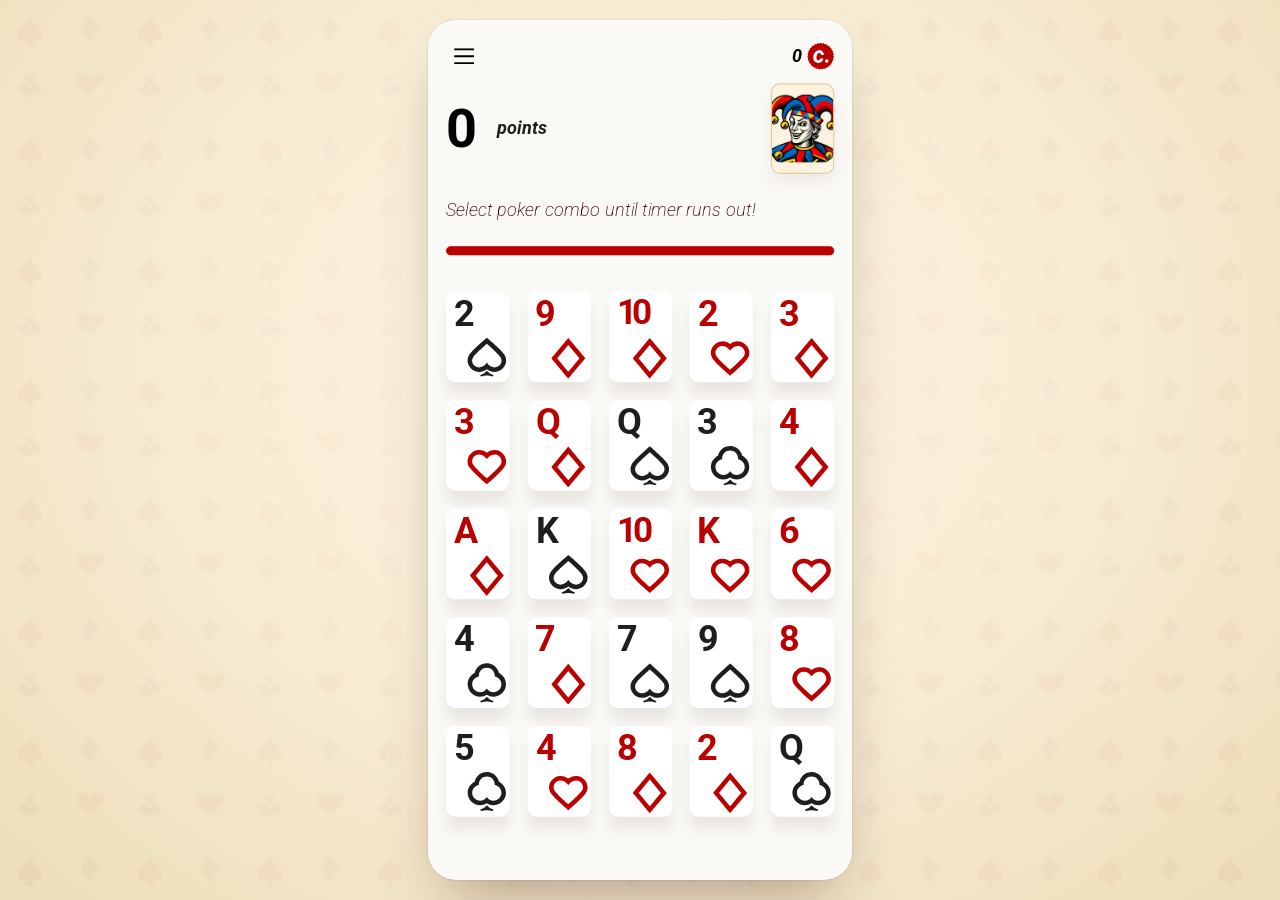
<file: index.html>
<!DOCTYPE html>
<html lang="en">
  <head>
    <meta charset="UTF-8" />
    <meta name="viewport" content="width=device-width, initial-scale=1.0, maximum-scale=1.0, user-scalable=no, viewport-fit=cover" />
    <meta name="theme-color" content="#fbf9f6" />
    <title>Match3Poker</title>
    <script type="module" crossorigin src="./assets/index-DdVfOGHx.js"></script>
    <link rel="stylesheet" crossorigin href="./assets/index-BN_cRdfX.css">
    <link rel="manifest" href="./manifest.webmanifest">
    <link rel="icon" type="image/png" sizes="32x32" href="./favicon-32.png">
    <link rel="icon" type="image/png" sizes="48x48" href="./favicon-48.png">
    <link rel="apple-touch-icon" href="./icons/apple-touch-icon.png">
    <meta name="description" content="Match3Poker — poker match-3: build poker hands from adjacent cards before the timer runs out.">
    <meta name="mobile-web-app-capable" content="yes">
    <meta name="apple-mobile-web-app-capable" content="yes">
    <meta name="apple-mobile-web-app-status-bar-style" content="default">
    <meta name="apple-mobile-web-app-title" content="Match3Poker">
  </head>
  <body>
    <div id="root"></div>
  </body>
</html>
</file>
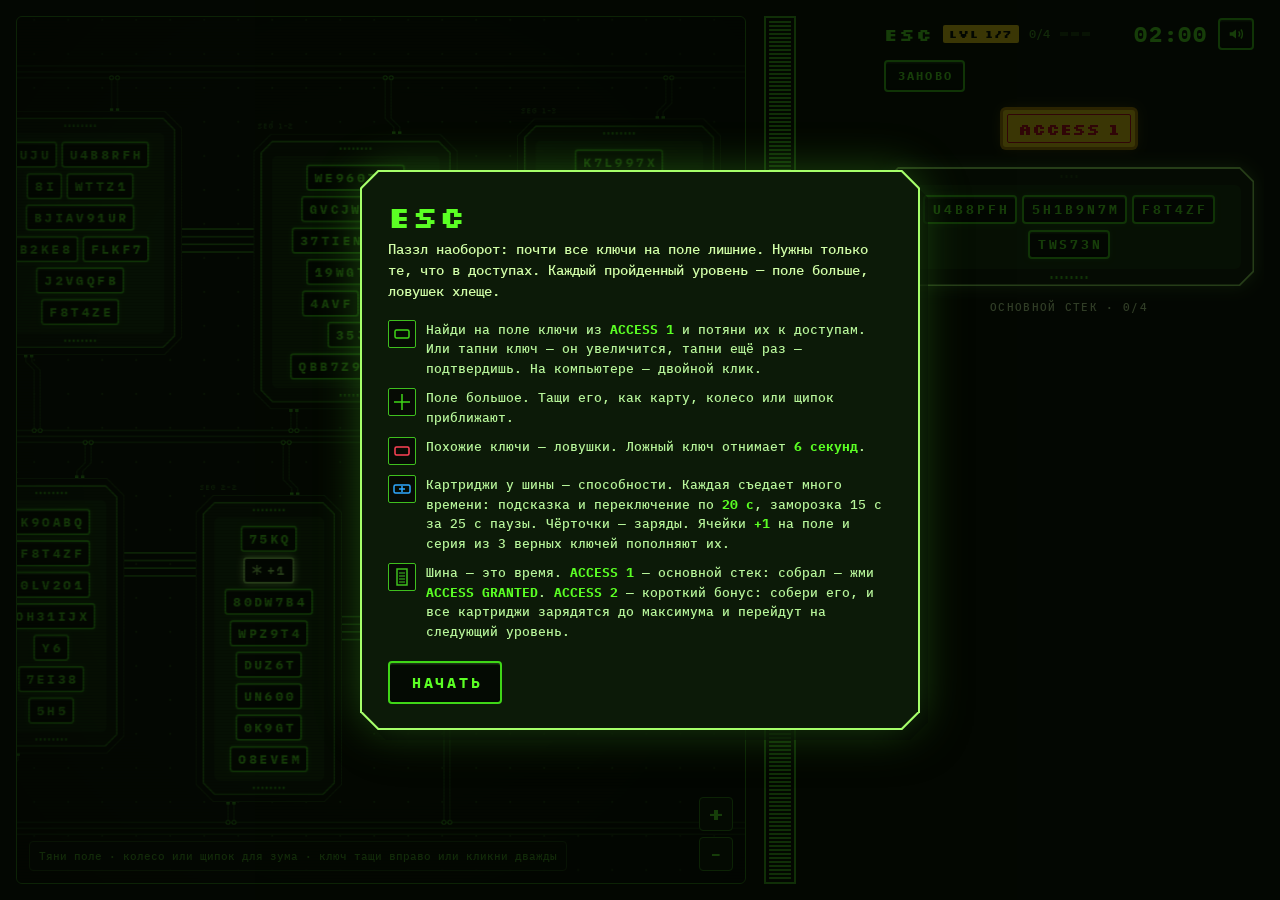
<file: esc/index.html>
<!doctype html>
<html lang="ru">
<head>
<meta charset="utf-8">
<meta name="viewport" content="width=device-width, initial-scale=1, maximum-scale=1, user-scalable=no, viewport-fit=cover">
<meta name="theme-color" content="#060b04">
<meta name="description" content="ESC Keyhunt — паззл наоборот: найди нужные ключи среди сотен лишних, пока шина не опустела.">
<title>ESC Keyhunt</title>
<link rel="icon" href="data:image/svg+xml,%3Csvg xmlns='http://www.w3.org/2000/svg' viewBox='0 0 32 32'%3E%3Crect width='32' height='32' rx='4' fill='%23060b04'/%3E%3Crect x='5' y='10' width='22' height='12' rx='2' fill='none' stroke='%233fd617' stroke-width='2.5'/%3E%3Crect x='9' y='14' width='4' height='4' fill='%235bff24'/%3E%3Crect x='15' y='14' width='8' height='4' fill='%235bff24'/%3E%3C/svg%3E">
<link rel="preconnect" href="https://fonts.googleapis.com">
<link rel="preconnect" href="https://fonts.gstatic.com" crossorigin>
<link rel="stylesheet" href="https://fonts.googleapis.com/css2?family=IBM+Plex+Mono:wght@500;700&family=Silkscreen:wght@400;700&display=swap">
<style>
/* Layout: pannable key field | data-bus timer + ability cartridges | access entities to fill. Single dark CRT look by design. */
:root{
  --board:#060b04; --module:#0c1a08; --module-inner:#13300c;
  --line:#2f8a16; --trace:#1a3f0e; --trace-hot:#3fbf1e;
  --key-fill:#040a03; --key-stroke:#3fd617; --key-text:#5bff24;
  --dim-fill:#1d4c10; --dim-stroke:#2a6a16; --dim-text:#47a824;
  --act-fill:#0a2205; --act-stroke:#a6ff6a; --act-text:#d2ffa8;
  --yellow:#ffe014; --yellow-deep:#b88a00; --red:#d4001c; --red-hot:#ff4256; --blue:#2fa8ff;
  --burn-fill:#170705; --burn-stroke:#6e1d14; --burn-text:#b5503f;
  --shade:rgba(3,7,2,.78);
  --font-key:"IBM Plex Mono", ui-monospace, Menlo, Consolas, monospace;
  --font-px:"Silkscreen", "IBM Plex Mono", ui-monospace, monospace;
  color-scheme:dark;
}
html{height:100%;box-sizing:border-box}
*,*::before,*::after{box-sizing:inherit}
body{height:100%;margin:0;background:var(--board);color:var(--key-text);font-family:var(--font-key);overflow:hidden;-webkit-font-smoothing:antialiased;
  touch-action:manipulation;-webkit-tap-highlight-color:transparent;-webkit-touch-callout:none}  /* no browser double-tap zoom: taps belong to the game */
button{font:inherit;color:inherit}
[hidden]{display:none!important}
:focus-visible{outline:2px solid var(--yellow);outline-offset:2px}

.oct{clip-path:polygon(var(--c) 0,calc(100% - var(--c)) 0,100% var(--c),100% calc(100% - var(--c)),calc(100% - var(--c)) 100%,var(--c) 100%,0 calc(100% - var(--c)),0 var(--c))}

#app{height:100%;display:grid;grid-template-columns:minmax(0,1fr) auto minmax(300px,390px);gap:18px;
  padding-block:16px;padding-left:max(16px,env(safe-area-inset-left,0px));padding-right:max(16px,env(safe-area-inset-right,0px))}

/* ---------- field ---------- */
.field{position:relative;overflow:hidden;min-height:0;border:1.5px solid var(--line);border-radius:6px;background:var(--board);touch-action:none;cursor:grab;user-select:none;-webkit-user-select:none}
.field.panning{cursor:grabbing}
#world{position:absolute;left:0;top:0;transform-origin:0 0;will-change:transform;
  background-image:radial-gradient(circle,var(--trace) 1px,transparent 1.7px);background-size:40px 40px;background-position:20px 20px}
#traces{position:absolute;left:0;top:0;pointer-events:none}
.crt{position:absolute;inset:0;pointer-events:none;z-index:3;
  background:repeating-linear-gradient(to bottom,rgba(0,0,0,.16) 0 1px,transparent 1px 3px),
             radial-gradient(ellipse at center,transparent 58%,rgba(0,0,0,.5) 100%)}

.module{position:absolute}
.module .halo{--c:20px;position:absolute;inset:-8px;background:var(--trace)}
.module .halo::after{content:"";--c:19.6px;position:absolute;inset:1px;background:var(--board);clip-path:inherit}
.packet{position:absolute;left:0;top:0;width:16px;height:2px;border-radius:1px;background:var(--act-stroke);box-shadow:0 0 6px var(--act-stroke),0 0 12px rgba(166,255,106,.5);
  offset-rotate:auto;offset-distance:0%;will-change:offset-distance;animation:travel var(--dur,8s) linear infinite;animation-delay:var(--delay,0s);pointer-events:none;opacity:0}
@keyframes travel{0%{offset-distance:0%;opacity:0}3%{opacity:1}96%{opacity:1}100%{offset-distance:100%;opacity:0}}
@media (prefers-reduced-motion:reduce){.packet{display:none}}
.shell{--c:14px;position:relative;background:var(--line);padding:1.5px}
.body{--c:13.4px;position:relative;background:var(--module);padding:16px 12px}
.ticks{position:absolute;left:50%;transform:translateX(-50%);display:flex;gap:3px}
.ticks.t{top:6px}.ticks.b{bottom:6px}
.ticks i{width:2px;height:3px;background:var(--key-stroke)}
.keys{background:var(--module-inner);border-radius:6px;padding:10px 6px;display:flex;flex-wrap:wrap;gap:6px 5px;justify-content:center}

.key{display:inline-block;white-space:nowrap;font:700 15px/15px var(--font-key);letter-spacing:.23em;
  padding:6px calc(8px - .23em) 6px 8px;border:2px solid var(--key-stroke);border-radius:4px;background:var(--key-fill);color:var(--key-text);
  box-shadow:0 0 6px rgba(64,255,26,.18),inset 0 1.5px 0 rgba(128,255,89,.18),inset 0 -2px 0 rgba(0,0,0,.45)}
.field .key{cursor:grab}
.field .key:hover{border-color:var(--act-stroke);background:var(--act-fill);color:var(--act-text);box-shadow:0 0 10px rgba(128,255,77,.7)}
.key.dim{background:var(--dim-fill);border-color:var(--dim-stroke);color:var(--dim-text);box-shadow:none}
.field .key.spent{background:var(--dim-fill);border-color:var(--dim-stroke);color:var(--dim-text);box-shadow:none;opacity:.4;cursor:default}
.field .key.burned{background:var(--burn-fill);border-color:var(--burn-stroke);color:var(--burn-text);box-shadow:none;cursor:not-allowed}
.key.hint{border-color:var(--yellow)!important;box-shadow:0 0 14px rgba(255,224,20,.85)!important;animation:pulse .7s ease-in-out infinite alternate}
.key.shake{animation:shake .38s}
.key.ghost{position:fixed;z-index:60;pointer-events:none;border-color:var(--act-stroke);background:var(--act-fill);color:var(--act-text);
  box-shadow:0 0 14px rgba(128,255,77,.8),6px 8px 0 rgba(0,0,0,.6);transform-origin:center}
.key.ghost.bad{border-color:var(--red-hot);color:#ffb0b8;box-shadow:0 0 14px rgba(255,66,86,.8)}
@keyframes pulse{from{transform:scale(1)}to{transform:scale(1.12)}}
@keyframes shake{0%,100%{transform:translateX(0)}20%{transform:translateX(-5px)}40%{transform:translateX(5px)}60%{transform:translateX(-3px)}80%{transform:translateX(3px)}}

/* magnifier = Key Focus */
.focus{position:absolute;z-index:4;pointer-events:none;transform:translate(-50%,-50%);filter:drop-shadow(6px 8px 0 rgba(0,0,0,.7)) drop-shadow(0 0 16px rgba(102,255,51,.35))}
.focus .fo{--c:10px;background:var(--act-stroke);padding:3px}
.focus .fi{--c:8.8px;background:var(--key-fill);padding:11px 18px 12px 20px;font:700 24px/24px var(--font-key);letter-spacing:.23em;color:var(--key-text);white-space:nowrap}

.zoom{position:absolute;right:12px;bottom:12px;z-index:5;display:flex;flex-direction:column;gap:6px}
.zoom button{width:34px;height:34px;border:1.5px solid var(--line);border-radius:4px;background:var(--module);color:var(--key-text);font:700 16px/1 var(--font-px);cursor:pointer}
.zoom button:hover{border-color:var(--act-stroke)}
.legend{position:absolute;left:12px;bottom:12px;z-index:5;font:500 11px/1.5 var(--font-key);color:var(--dim-text);background:rgba(6,11,4,.8);padding:6px 9px;border:1px solid var(--trace);border-radius:4px;max-width:calc(100% - 80px)}
.toast{position:absolute;left:50%;top:14px;z-index:6;transform:translate(-50%,-8px);opacity:0;transition:opacity .2s,transform .2s;
  font:700 13px/1.3 var(--font-key);letter-spacing:.05em;padding:8px 14px;border-radius:4px;border:1.5px solid var(--line);background:var(--module);color:var(--key-text);pointer-events:none;text-align:center;max-width:calc(100% - 32px)}
.toast.show{opacity:1;transform:translate(-50%,0)}
.toast.bad{border-color:var(--red-hot);color:#ffb8bf;background:#1b0507}
.toast.warn{border-color:var(--yellow);color:var(--yellow);background:#191503}

/* ---------- rail: bus + abilities ---------- */
.rail{display:flex;gap:14px;align-items:stretch;min-height:0}
.bus{position:relative;width:32px;border:2px solid var(--trace-hot);background:var(--board)}
.bus .lanes{position:absolute;inset:3px;background:repeating-linear-gradient(to bottom,var(--lane,var(--trace-hot)) 0 2px,transparent 2px 4px)}
.bus .drain{position:absolute;left:3px;right:3px;top:3px;height:calc((100% - 6px) * var(--spent,0));background:repeating-linear-gradient(to bottom,var(--trace) 0 2px,var(--board) 2px 4px)}
.bus .flash{position:absolute;inset:0;background:var(--red-hot);opacity:0;pointer-events:none}
.bus .flash.on{animation:flash .5s}
.bus .flash.spend{background:var(--yellow)}
@keyframes flash{0%{opacity:.7}100%{opacity:0}}
#app.frozen .bus{--lane:var(--blue);border-color:var(--blue);box-shadow:0 0 14px rgba(47,168,255,.45)}
#app.low:not(.frozen) .bus{--lane:var(--red-hot);border-color:var(--red-hot);animation:lowblink 1s steps(2) infinite}
@keyframes lowblink{50%{border-color:var(--trace-hot)}}

.abilities{display:flex;flex-direction:column;justify-content:center;gap:16px}
.card{position:relative;width:46px;height:62px;padding:0;border:1.5px solid var(--trace-hot);border-radius:2px;background:var(--module);cursor:pointer;display:block}
.card svg{position:absolute;left:9px;top:10px;width:28px;height:28px}
.card .idx{position:absolute;right:4px;top:3px;font:400 7px/1 var(--font-px);color:var(--trace-hot)}
.card .port{position:absolute;left:5px;right:5px;bottom:6px;height:10px;background:var(--yellow);border-radius:1px;display:flex;justify-content:center;align-items:center;gap:4px;padding:0 3px;transition:background .2s}
.card .port i{width:4px;height:6px;background:var(--yellow-deep)}
.card .port i.pop{animation:pipout .45s ease-out forwards}
@keyframes pipout{0%{transform:scaleY(1.8);background:#fff}100%{transform:scaleY(0);opacity:0}}
.card .port.empty{background:#3a3720}
.card .port i.add{animation:pipin .5s ease-out}
@keyframes pipin{0%{transform:scaleY(0);background:#fff}60%{transform:scaleY(1.9);background:#fff}100%{transform:scaleY(1)}}
.card.charged{animation:charged .7s ease-out}
@keyframes charged{0%{box-shadow:0 0 0 0 rgba(255,224,20,.9);border-color:var(--yellow)}100%{box-shadow:0 0 0 14px rgba(255,224,20,0)}}

/* charge cells on the field */
.key.cell{--cc:var(--act-stroke);display:inline-flex;align-items:center;gap:5px;letter-spacing:.1em;padding:6px 9px 6px 7px;
  border-color:var(--cc);color:var(--cc);background:var(--key-fill);box-shadow:0 0 9px var(--cc),inset 0 0 8px rgba(0,0,0,.7);animation:cellglow 1.4s ease-in-out infinite alternate}
.key.cell svg{width:14px;height:14px;flex:none}
.cell-hint{--cc:#ff4256}.cell-freeze{--cc:#2fa8ff}.cell-swap{--cc:#a6ff6a}
.field .key.cell:hover{border-color:var(--cc);color:var(--cc);background:var(--act-fill);box-shadow:0 0 16px var(--cc)}
.field .key.cell.spent{animation:none;box-shadow:none}
@keyframes cellglow{to{filter:brightness(1.45)}}
.streak{font:700 11px/1 var(--font-key);letter-spacing:.1em;color:var(--dim-text);display:flex;gap:3px;align-items:center}
.streak i{width:8px;height:4px;background:var(--trace)}
.streak i.lit{background:#ff4256;box-shadow:0 0 5px #ff4256}
.card:hover:not(:disabled){border-color:var(--act-stroke);box-shadow:0 0 12px rgba(128,255,77,.5)}
.card:disabled{opacity:.35;cursor:not-allowed}
.card:disabled .port{background:#4d4a2a}
.card.on{border-color:var(--blue);box-shadow:0 0 14px rgba(47,168,255,.6)}
.card .tip{position:absolute;right:calc(100% + 10px);top:50%;transform:translateY(-50%);white-space:nowrap;font:500 11px/1.3 var(--font-key);color:var(--act-text);
  background:var(--module);border:1px solid var(--line);padding:5px 8px;border-radius:3px;opacity:0;pointer-events:none;transition:opacity .15s;z-index:8}
.card:hover .tip,.card:focus-visible .tip{opacity:1}

/* ---------- panel: access entities ---------- */
.panel{display:flex;flex-direction:column;gap:18px;min-height:0;overflow-y:auto;overflow-x:hidden;padding:2px 10px 10px}
.hud{display:flex;align-items:center;gap:10px;flex-wrap:wrap}
.brand{font:700 18px/1 var(--font-px);color:var(--key-text);letter-spacing:.06em}
.clock{font:700 22px/1 var(--font-key);letter-spacing:.08em;color:var(--key-text);font-variant-numeric:tabular-nums;margin-left:auto}
#app.low .clock{color:var(--red-hot)}
#app.frozen .clock{color:var(--blue)}
.score{font:500 12px/1 var(--font-key);color:var(--dim-text);font-variant-numeric:tabular-nums}
.btn{font:700 12px/1 var(--font-key);letter-spacing:.18em;padding:8px 10px 8px 12px;border:2px solid var(--key-stroke);border-radius:4px;background:var(--key-fill);color:var(--key-text);cursor:pointer;
  box-shadow:inset 0 1.5px 0 rgba(128,255,89,.18),inset 0 -2px 0 rgba(0,0,0,.45)}
.btn:hover{border-color:var(--act-stroke);box-shadow:0 0 10px rgba(128,255,77,.6)}
.btn.big{font-size:15px;padding:12px 18px 12px 22px}

.entity{display:flex;flex-direction:column;align-items:center;gap:16px;transition:opacity .25s,filter .25s}
.entity.locked{opacity:.34;filter:saturate(.6)}
.entity .emod{position:relative;width:100%;margin-top:4px}
.entity .shell{transition:background .2s}
.entity.active .shell{background:var(--act-stroke)}
.entity.active .emod{filter:drop-shadow(0 0 8px rgba(128,255,77,.35))}
.entity.done .shell{background:var(--line)}
.panel.drop .entity.active .shell{background:var(--yellow)}
.panel.drop .entity.active .emod{filter:drop-shadow(0 0 14px rgba(255,224,20,.5))}
.entity .keys{min-height:60px}
.entity .key{font-size:13px;line-height:13px}
.entity .key.got{animation:got .45s ease-out}
.entity .key.dim{opacity:.55;text-decoration:line-through;text-decoration-thickness:2px;text-decoration-color:rgba(91,255,36,.45)}
.lvl{font:700 11px/1 var(--font-px);color:var(--board);background:var(--yellow);padding:4px 6px 3px;border-radius:2px;letter-spacing:.06em}
@keyframes got{0%{transform:scale(1.35);box-shadow:0 0 18px rgba(128,255,77,.9)}100%{transform:scale(1)}}
.ticks.prog i{background:var(--trace)}
.ticks.prog i.lit{background:var(--act-stroke);box-shadow:0 0 4px var(--act-stroke)}
.state{font:500 11px/1 var(--font-key);letter-spacing:.12em;color:var(--dim-text);text-transform:uppercase}
.entity.active .state{color:var(--act-text)}
.entity.done .state{color:var(--yellow)}

.tag{background:var(--yellow);border-radius:3px;padding:4px;box-shadow:0 0 0 3px var(--yellow-deep),0 0 14px rgba(255,217,0,.35)}
.tag span{display:block;border:1.5px solid var(--red);border-radius:2px;padding:6px 10px 5px;font:700 16px/1 var(--font-px);color:var(--red);white-space:nowrap}
.entity.locked .tag{box-shadow:0 0 0 3px var(--yellow-deep)}
.tag.bonus{background:#9fd8ff;box-shadow:0 0 0 3px #2a6f9e,0 0 14px rgba(47,168,255,.35)}
.tag.bonus span{border-color:#0b3d66;color:#0b3d66}
.entity .key{transition:opacity .2s}
.grant{align-self:stretch;display:flex;flex-direction:column;align-items:center;gap:4px;cursor:pointer;
  background:var(--yellow);border:0;border-radius:4px;padding:12px 14px 10px;box-shadow:0 0 0 3px var(--yellow-deep),0 0 22px rgba(255,224,20,.55);animation:grantpulse 1.1s ease-in-out infinite alternate}
.grant span{font:700 20px/1 var(--font-px);color:var(--red);letter-spacing:.04em}
.grant small{font:600 11px/1 var(--font-key);color:#5a4300;letter-spacing:.08em;text-transform:uppercase}
.grant:hover{filter:brightness(1.08)}
@keyframes grantpulse{to{box-shadow:0 0 0 3px var(--yellow-deep),0 0 34px rgba(255,224,20,.85)}}

/* ---------- overlays ---------- */
.overlay{position:fixed;inset:0;z-index:80;display:grid;place-items:center;background:var(--shade);padding:16px}
.dialog{filter:drop-shadow(0 0 22px rgba(102,255,51,.25)) drop-shadow(8px 10px 0 rgba(0,0,0,.7));max-width:min(560px,100%);width:100%}
.dialog .shell{--c:18px;padding:2px;background:var(--act-stroke)}
.dialog .body{--c:17px;padding:28px 26px 24px;background:var(--module);max-height:calc(100vh - 64px);overflow:auto}
.dialog h1{margin:0 0 6px;font:700 30px/1.1 var(--font-px);color:var(--key-text);letter-spacing:.04em;text-wrap:balance}
.dialog h1.bad{color:var(--red-hot)}
.dialog .sub{margin:0 0 18px;font:500 14px/1.5 var(--font-key);color:var(--act-text)}
.rules{list-style:none;margin:0 0 20px;padding:0;display:grid;gap:10px;font:500 13px/1.5 var(--font-key);color:#b7f59a}
.rules li{display:grid;grid-template-columns:28px 1fr;gap:10px;align-items:start}
.rules b{color:var(--key-text)}
.rules .ic{width:28px;height:28px;border:1.5px solid var(--trace-hot);border-radius:2px;background:var(--board);display:grid;place-items:center}
.rules .ic svg{width:20px;height:20px}
.stats{display:grid;grid-template-columns:repeat(3,1fr);gap:10px;margin:0 0 20px}
.stats div{background:var(--module-inner);border-radius:6px;padding:10px 12px}
.stats dt{font:500 10px/1 var(--font-key);letter-spacing:.14em;color:var(--dim-text);text-transform:uppercase;margin:0 0 6px}
.stats dd{margin:0;font:700 20px/1 var(--font-key);color:var(--key-text);font-variant-numeric:tabular-nums}
.actions{display:flex;gap:10px;flex-wrap:wrap}

/* ---------- effects ---------- */
.crt{animation:flicker 5s steps(1) infinite}
.crt::after{content:"";position:absolute;left:0;right:0;top:-140px;height:140px;background:linear-gradient(to bottom,transparent,rgba(120,255,80,.05) 60%,transparent);animation:roll 8s linear infinite}
@keyframes flicker{0%{opacity:1}46%{opacity:.9}47%{opacity:1}81%{opacity:.94}82%{opacity:1}}
@keyframes roll{to{transform:translateY(calc(100vh + 140px))}}
.tint{position:absolute;inset:0;pointer-events:none;z-index:2;opacity:0;transition:opacity .35s}
#app.frozen .tint{opacity:1;background:radial-gradient(ellipse at center,transparent 48%,rgba(47,168,255,.3) 100%);box-shadow:inset 0 0 0 2px rgba(47,168,255,.6),inset 0 0 70px rgba(47,168,255,.25)}
#app.low:not(.frozen) .tint{opacity:1;background:radial-gradient(ellipse at center,transparent 55%,rgba(255,40,60,.3) 100%);animation:lowpulse 1s ease-in-out infinite}
@keyframes lowpulse{50%{opacity:.3}}
.field.hit{animation:fieldshake .34s}
.field.hit .tint{opacity:1;background:rgba(255,40,60,.22);transition:none;animation:none}
@keyframes fieldshake{0%,100%{transform:translate(0,0)}20%{transform:translate(-7px,2px)}40%{transform:translate(6px,-3px)}60%{transform:translate(-4px,1px)}80%{transform:translate(3px,0)}}
.field.dead #world{filter:grayscale(.85) brightness(.55);transition:filter 1.2s}
.field.win .key:not(.spent){animation:winfade 1.4s forwards}
@keyframes winfade{30%{opacity:1;border-color:var(--act-stroke)}100%{opacity:.25}}
.banner{position:absolute;left:50%;top:42%;z-index:6;transform:translate(-50%,-50%);font:700 clamp(22px,5vw,46px)/1 var(--font-px);color:var(--yellow);letter-spacing:.06em;white-space:nowrap;pointer-events:none;opacity:0;text-shadow:0 0 18px rgba(255,224,20,.6)}
.banner.green{color:var(--key-text);text-shadow:0 0 18px rgba(91,255,36,.6)}
.banner.blue{color:var(--blue);text-shadow:0 0 18px rgba(47,168,255,.6)}
.banner.red{color:var(--red-hot);text-shadow:0 0 18px rgba(255,66,86,.6)}
.banner.show{animation:banner 1.6s ease-out forwards}
@keyframes banner{0%{opacity:0;transform:translate(-50%,-50%) scale(1.5);filter:blur(5px)}
  10%{opacity:1;transform:translate(-50%,-50%) scale(1);filter:none;text-shadow:-5px 0 rgba(255,40,60,.85),5px 0 rgba(47,168,255,.85)}
  16%{transform:translate(calc(-50% + 3px),-50%);text-shadow:3px 0 rgba(255,40,60,.85),-3px 0 rgba(47,168,255,.85)}
  22%{transform:translate(-50%,-50%);text-shadow:0 0 18px currentColor}
  75%{opacity:1;transform:translate(-50%,-50%)}100%{opacity:0;transform:translate(-50%,-62%)}}
.spark{position:fixed;z-index:70;width:5px;height:5px;pointer-events:none;box-shadow:0 0 6px currentColor}
.ring{position:absolute;width:44px;height:44px;margin:-22px 0 0 -22px;border:2px solid var(--yellow);border-radius:50%;pointer-events:none;animation:ring 1.2s ease-out both;box-shadow:0 0 10px rgba(255,224,20,.5)}
@keyframes ring{from{transform:scale(.3);opacity:1}to{transform:scale(6);opacity:0}}
.entity .shell.flash{animation:shellflash .55s}
@keyframes shellflash{0%{background:#eaffd9}100%{background:var(--act-stroke)}}
#restart .i{display:none}
.snd{padding:5px 7px;line-height:0}
.snd svg{width:18px;height:18px}
.snd .x{display:none}
.snd[aria-pressed="true"] .x{display:inline}
.snd[aria-pressed="true"] .w{display:none}

/* ---------- narrow screens ---------- */
.dots{display:none}
/* phone: access carousel on top (one page per stack, dots under it), key field below bleeding off the edges;
   a dark column on the right holds the bus (top ~2/3) and the three cartridges */
@media (max-width:820px){
  #app{grid-template-columns:calc(63px + env(safe-area-inset-left,0px)) minmax(0,1fr);grid-template-rows:auto minmax(0,1fr);
    grid-template-areas:"side panel" "side field";gap:0;padding:0}
  .rail{grid-area:side;flex-direction:column;align-items:center;gap:30px;background:#030602;border-right:1px solid var(--trace);
    padding:15px 0 calc(env(safe-area-inset-bottom,0px) + 16px) env(safe-area-inset-left,0px)}
  .bus{flex:1 1 auto;width:32px;min-height:120px}
  .abilities{flex-direction:column;gap:30px}
  .card .tip{display:none}
  .field{grid-area:field;min-height:220px;border:0;border-top:1px solid var(--trace);border-radius:0}
  .panel{grid-area:panel;display:flex;flex-direction:column;gap:6px;padding:calc(env(safe-area-inset-top,0px) + 12px) 0 8px;overflow:visible;min-width:0}
  #entities{order:1;display:flex!important;gap:30px;overflow-x:auto;overflow-y:hidden;scroll-snap-type:x mandatory;
    padding:10px max(18px,env(safe-area-inset-right,0px)) 6px 18px;scroll-padding-left:18px;scrollbar-width:none;-webkit-overflow-scrolling:touch}
  #entities::-webkit-scrollbar{display:none}
  #entities::after{content:"";flex:0 0 6px}  /* lets the last page snap fully to the left edge */
  .entity{flex:0 0 100%;scroll-snap-align:start;gap:0}
  .entity.locked{opacity:.5}
  .entity .tag,.entity .state{display:none}
  .entity .emod{margin-top:0}
  .entity .body{padding:16px 12px}
  .entity .keys{max-height:30vh;overflow-y:auto}
  .entity .key{font-size:14px;line-height:14px}
  .entity[data-i="1"] .shell{background:#2a6f9e}
  .entity[data-i="1"].active .shell{background:var(--blue)}
  .hud{order:2;gap:8px;flex-wrap:nowrap;padding:0 max(12px,env(safe-area-inset-right,0px)) 0 16px}
  .dots{display:flex;gap:6px;flex:1;justify-content:center}
  .dots button{width:7px;height:7px;padding:0;border:0;border-radius:50%;background:var(--line);cursor:pointer}
  .dots button.on{background:var(--act-stroke);box-shadow:0 0 6px var(--act-stroke)}
  .dots button.bonus{background:#2a6f9e}
  .dots button.bonus.on{background:var(--blue);box-shadow:0 0 6px var(--blue)}
  .brand,.score{display:none}
  .lvl{font-size:10px}
  .clock{margin-left:0;font-size:15px}
  #restart .t{display:none}
  #restart .i{display:inline;font:700 15px/1 var(--font-key);letter-spacing:0}
  #restart,.snd{padding:4px 7px}
  .grant{position:fixed;left:calc((100% + 63px) / 2);bottom:calc(env(safe-area-inset-bottom,0px) + 18px);transform:translateX(-50%);z-index:30;width:min(300px,70vw)}
  .grant span{font-size:17px}
  .legend{display:none}
  .dialog h1{font-size:24px}
  .stats dd{font-size:17px}
  /* intro on a phone: rules scroll, START stays pinned to the bottom of the card */
  .overlay{padding:max(12px,env(safe-area-inset-top,0px)) 12px max(12px,env(safe-area-inset-bottom,0px))}
  .dialog .body{max-height:calc(100dvh - 40px)}
  #intro .body{padding-top:22px;padding-bottom:0}
  #intro .rules{margin-bottom:6px}
  #intro .actions{position:sticky;bottom:0;z-index:2;margin:0 -26px;padding:14px 26px calc(18px + env(safe-area-inset-bottom,0px));background:var(--module);border-top:1px solid var(--trace)}
  #intro .actions .btn{width:100%;font-size:17px;padding:15px 18px}
}
@media (prefers-reduced-motion:reduce){*,*::before,*::after{animation-duration:.01ms!important;animation-iteration-count:1!important;transition-duration:.01ms!important}}
</style>
<style>:root{padding-top:env(safe-area-inset-top,0px);padding-bottom:env(safe-area-inset-bottom,0px)}</style>
</head>
<body>
<div id="app">
  <section class="field" id="field" aria-label="Поле ключей">
    <div id="world"></div>
    <div class="tint"></div>
    <div class="crt"></div>
    <div class="banner" id="banner" aria-hidden="true"></div>
    <div class="focus" id="focus" hidden><div class="fo oct"><div class="fi oct" id="focusText">UWOQN20</div></div></div>
    <div class="toast" id="toast" role="status" aria-live="polite"></div>
    <div class="legend">Тяни поле · колесо или щипок для зума · ключ тащи вправо или кликни дважды</div>
    <div class="zoom">
      <button type="button" id="zin" aria-label="Приблизить">+</button>
      <button type="button" id="zout" aria-label="Отдалить">−</button>
    </div>
  </section>

  <aside class="rail" aria-label="Время и способности">
    <div class="bus" id="bus" role="progressbar" aria-label="Оставшееся время" aria-valuemin="0" aria-valuemax="100" aria-valuenow="100">
      <div class="lanes"></div><div class="drain"></div><div class="flash" id="busFlash"></div>
    </div>
    <div class="abilities">
      <button type="button" class="card" id="abHint" aria-label="Подсветить ближайший нужный ключ">
        <span class="idx">1</span>
        <svg viewBox="0 0 20 20" aria-hidden="true"><path d="M2 5V2h3M15 2h3v3M18 15v3h-3M5 18H2v-3" fill="none" stroke="#43D11B" stroke-width="1.2"/><circle cx="10" cy="10" r="5.5" fill="none" stroke="#3FBF1E" stroke-width="1.5"/><circle cx="10" cy="10" r="3" fill="#E0202A"/></svg>
        <span class="port" id="pHint"></span>
        <span class="tip">Ближайший верный ключ · −20 с · клавиша 1</span>
      </button>
      <button type="button" class="card" id="abFreeze" aria-label="Заморозить время">
        <span class="idx">2</span>
        <svg viewBox="0 0 20 20" aria-hidden="true"><circle cx="10" cy="10" r="7" fill="none" stroke="#2FA8FF" stroke-width="1.5" stroke-dasharray="2 2"/><circle cx="10" cy="10" r="3.5" fill="none" stroke="#2FA8FF" stroke-width="1.5"/><rect x="9" y="9" width="2" height="2" fill="#2FA8FF"/></svg>
        <span class="port" id="pFreeze"></span>
        <span class="tip">Заморозка на 25 с · −15 с · клавиша 2</span>
      </button>
      <button type="button" class="card" id="abSwap" aria-label="Переключиться на другой доступ">
        <span class="idx">3</span>
        <svg viewBox="0 0 20 20" aria-hidden="true"><rect x="3" y="3" width="14" height="14" fill="none" stroke="#6CFF3A" stroke-width="1.5"/><rect x="6" y="6.5" width="8" height="1.5" fill="#6CFF3A"/><rect x="6" y="9.5" width="8" height="1.5" fill="#6CFF3A"/><rect x="6" y="12.5" width="8" height="1.5" fill="#6CFF3A"/></svg>
        <span class="port" id="pSwap"></span>
        <span class="tip">Переключить доступ · −20 с · клавиша 3</span>
      </button>
    </div>
  </aside>

  <section class="panel" id="panel" aria-label="Доступы">
    <div class="hud">
      <span class="brand">ESC</span>
      <span class="lvl" id="lvl">LVL 1</span>
      <span class="score" id="score">0/16</span>
      <span class="streak" id="streak" title="Серия: 3 верных ключа подряд дают +1 подсказку"><i></i><i></i><i></i></span>
      <span class="dots" id="dots" aria-label="Доступы"></span>
      <span class="clock" id="clock">03:00</span>
      <button type="button" class="btn snd" id="mute" aria-label="Звук" aria-pressed="false"><svg viewBox="0 0 20 20" aria-hidden="true"><path d="M3 8h3l4-3v10l-4-3H3z" fill="currentColor"/><path class="w" d="M13 7c1.2 1.6 1.2 4.4 0 6M15.5 5c2.2 2.8 2.2 7.2 0 10" fill="none" stroke="currentColor" stroke-width="1.5"/><path class="x" d="M13 7l5 6M18 7l-5 6" stroke="currentColor" stroke-width="1.5"/></svg></button>
      <button type="button" class="btn" id="restart" aria-label="Заново"><span class="t">ЗАНОВО</span><span class="i" aria-hidden="true">↻</span></button>
    </div>
    <div id="entities" style="display:contents"></div>
  </section>
</div>

<div class="overlay" id="intro">
  <div class="dialog"><div class="shell oct"><div class="body oct">
    <h1>ESC</h1>
    <p class="sub">Паззл наоборот: почти все ключи на поле лишние. Нужны только те, что в доступах. Каждый пройденный уровень — поле больше, ловушек хлеще.</p>
    <ul class="rules">
      <li><span class="ic"><svg viewBox="0 0 20 20"><rect x="3" y="6" width="14" height="8" rx="1.5" fill="none" stroke="#3FD617" stroke-width="1.5"/></svg></span><span>Найди на поле ключи из <b>ACCESS 1</b> и потяни их к доступам. Или тапни ключ — он увеличится, тапни ещё раз — подтвердишь. На компьютере — двойной клик.</span></li>
      <li><span class="ic"><svg viewBox="0 0 20 20"><path d="M10 2v16M2 10h16" stroke="#3FD617" stroke-width="1.5"/></svg></span><span>Поле большое. Тащи его, как карту, колесо или щипок приближают.</span></li>
      <li><span class="ic"><svg viewBox="0 0 20 20"><rect x="3" y="6" width="14" height="8" rx="1.5" fill="none" stroke="#ff4256" stroke-width="1.5"/></svg></span><span>Похожие ключи — ловушки. Ложный ключ отнимает <b>6 секунд</b>.</span></li>
      <li><span class="ic"><svg viewBox="0 0 20 20"><rect x="2" y="6" width="16" height="8" rx="1.5" fill="none" stroke="#2fa8ff" stroke-width="1.5"/><path d="M7 10h6M10 7v6" stroke="#2fa8ff" stroke-width="1.5"/></svg></span><span>Картриджи у шины — способности. Каждая съедает много времени: подсказка и переключение по <b>20 с</b>, заморозка 15 с за 25 с паузы. Чёрточки — заряды. Ячейки <b>+1</b> на поле и серия из 3 верных ключей пополняют их.</span></li>
      <li><span class="ic"><svg viewBox="0 0 20 20"><rect x="5" y="2" width="10" height="16" fill="none" stroke="#3FBF1E" stroke-width="1.5"/><path d="M7 6h6M7 9h6M7 12h6M7 15h6" stroke="#3FBF1E"/></svg></span><span>Шина — это время. <b>ACCESS 1</b> — основной стек: собрал — жми <b>ACCESS GRANTED</b>. <b>ACCESS 2</b> — короткий бонус: собери его, и все картриджи зарядятся до максимума и перейдут на следующий уровень.</span></li>
    </ul>
    <div class="actions"><button type="button" class="btn big" id="start">НАЧАТЬ</button></div>
  </div></div></div>
</div>

<div class="overlay" id="result" hidden>
  <div class="dialog"><div class="shell oct"><div class="body oct">
    <h1 id="rTitle">ДОСТУП ОТКРЫТ</h1>
    <p class="sub" id="rSub"></p>
    <dl class="stats">
      <div><dt>Ключи</dt><dd id="rKeys">16/16</dd></div>
      <div><dt>Осталось</dt><dd id="rTime">00:00</dd></div>
      <div><dt>Ошибки</dt><dd id="rMiss">0</dd></div>
    </dl>
    <div class="actions">
      <button type="button" class="btn big" id="next" hidden>СЛЕДУЮЩИЙ УРОВЕНЬ</button>
      <button type="button" class="btn big" id="again">ЕЩЁ РАЗ</button>
      <button type="button" class="btn big" id="prev" hidden>УРОВЕНЬ НИЖЕ</button>
    </div>
  </div></div></div>
</div>

<script>
(() => {
"use strict";
const CFG = { penalty: 6, freeze: 25, hint: 4.5,
  cost: { hint: 20, freeze: 15, swap: 20 },
  charges: { hint: 3, freeze: 2, swap: 2 }, maxCharges: 4, streakFor: 3 };
/* Levels: small and forgiving first, then the field grows, decoys multiply and time gets tighter. */
const LEVELS = [null,
  { cols: 3, rows: 2, per: 4, decoys: 1, dens: .55, cells: ["hint", "freeze"] },
  { cols: 4, rows: 2, per: 5, decoys: 1, dens: .65, cells: ["hint", "freeze", "swap"] },
  { cols: 4, rows: 3, per: 6, decoys: 2, dens: .75, cells: ["hint", "hint", "freeze", "swap"] },
  { cols: 5, rows: 3, per: 7, decoys: 2, dens: .85, cells: ["hint", "hint", "freeze", "freeze", "swap"] },
  { cols: 6, rows: 3, per: 8, decoys: 3, dens: .95, cells: ["hint", "hint", "freeze", "freeze", "swap"] },
  { cols: 6, rows: 4, per: 8, decoys: 3, dens: 1, cells: ["hint", "hint", "freeze", "freeze", "swap"] }];
const MAX_LEVEL = 7;          // beating level 7 wins the game
const BASE_TIME = 120;        // level 1 time; level n gets n × base, capped at 5 ×
function levelCfg(n) {
  const extra = Math.max(0, n - 6), b = LEVELS[Math.min(n, 6)];
  const c = { ...b, cols: b.cols + Math.min(2, Math.floor(extra / 2)), decoys: b.decoys + Math.min(2, Math.floor((extra + 1) / 2)) };
  c.entities = n === 1 ? 1 : 2;                // level 1 has only ACCESS 1
  c.bonus = n === 1 ? 0 : Math.max(2, Math.round(c.per / 2.5)); // ACCESS 2: optional bonus stack, 2–3× shorter
  c.time = BASE_TIME * Math.min(n, 5);
  return c;
}
let level = 1;
try { level = Math.min(MAX_LEVEL, Math.max(1, parseInt(localStorage.getItem("esc-level") || "1", 10) || 1)); } catch (_) {}
const ABILITY = { hint: { card: "abHint", pips: "pHint", name: "подсказка" }, freeze: { card: "abFreeze", pips: "pFreeze", name: "заморозка" }, swap: { card: "abSwap", pips: "pSwap", name: "переключатель" } };
const CELL_ICON = {
  hint: '<svg viewBox="0 0 14 14" aria-hidden="true"><circle cx="7" cy="7" r="5" fill="none" stroke="currentColor" stroke-width="1.5"/><circle cx="7" cy="7" r="2" fill="currentColor"/></svg>',
  freeze: '<svg viewBox="0 0 14 14" aria-hidden="true"><path d="M7 1v12M1.8 4l10.4 6M1.8 10l10.4-6" stroke="currentColor" stroke-width="1.5"/></svg>',
  swap: '<svg viewBox="0 0 14 14" aria-hidden="true"><rect x="1.5" y="1.5" width="11" height="11" fill="none" stroke="currentColor" stroke-width="1.3"/><path d="M4 4.5h6M4 7h6M4 9.5h6" stroke="currentColor" stroke-width="1.2"/></svg>'
};
const WIDTH = { narrow: 156, medium: 224, wide: 288 };
const COUNT = { narrow: [11, 14], medium: [16, 20], wide: [20, 25] };
const MAXLEN = { narrow: 7, medium: 11, wide: 11 };
const CHARS = "ABCDEFGHIJKLMNOPQRSTUVWXYZ0123456789";
const SIM = { O:"0QD", Q:"O0", D:"O0", "0":"O8D", I:"1L", L:"I1", "1":"I7L", "7":"1T", T:"7", "8":"B3", B:"8E", "3":"8E",
  E:"FB3", F:"E", "5":"S6", S:"5", "2":"Z", Z:"27", N:"MH", M:"NW", H:"N", V:"UY", U:"VW", W:"VM", Y:"V", C:"G", G:"C6", "6":"G9", "9":"6G", K:"X", X:"K", P:"R", R:"P" };
const LENS = [2,2,3,3,3,4,4,5,5,5,6,6,7,7,8,9,10,11];

const $ = id => document.getElementById(id);
const app = $("app"), field = $("field"), world = $("world"), panel = $("panel"), entsBox = $("entities");
const focus = $("focus"), focusText = $("focusText"), toastEl = $("toast");

let rnd = Math.random;
const mulberry = a => () => { a |= 0; a = a + 0x6D2B79F5 | 0; let t = Math.imul(a ^ a >>> 15, 1 | a); t = t + Math.imul(t ^ t >>> 7, 61 | t) ^ t; return ((t ^ t >>> 14) >>> 0) / 4294967296; };
const ri = (a, b) => a + Math.floor(rnd() * (b - a + 1));
const pick = a => a[Math.floor(rnd() * a.length)];
const clamp = (v, a, b) => Math.max(a, Math.min(b, v));
function randCode(maxL, minL = 2) {
  const L = pick(LENS.filter(l => l <= maxL && l >= minL));
  let s = ""; for (let i = 0; i < L; i++) s += rnd() < .62 ? CHARS[ri(0, 25)] : CHARS[ri(26, 35)];
  return s;
}
function mutate(c) {
  for (let n = 0; n < 30; n++) {
    const a = c.split("");
    if (rnd() < .72) {
      const idx = a.map((ch, i) => SIM[ch] ? i : -1).filter(i => i >= 0);
      if (!idx.length) continue;
      const i = pick(idx); a[i] = pick(SIM[a[i]].split(""));
    } else {
      const i = ri(0, a.length - 2); if (a[i] === a[i + 1]) continue;
      [a[i], a[i + 1]] = [a[i + 1], a[i]];
    }
    const r = a.join(""); if (r !== c) return r;
  }
  return c.slice(0, -1) + (c.endsWith("X") ? "K" : "X");
}

/* ---------------- state ---------------- */
let S = null;
const cam = { x: 0, y: 0, s: .8 };
let worldW = 0, worldH = 0;

function newState(lvl, carry) {
  const L = levelCfg(lvl);
  const seed = (Date.now() ^ Math.floor(Math.random() * 1e9)) >>> 0;
  rnd = mulberry(seed);
  const targetSet = new Set();
  const sizes = [L.per, L.bonus].filter(x => x > 0);
  const entities = sizes.map((n, i) => ({ name: "ACCESS " + (i + 1), size: n, bonus: i === 1, keys: [] }));
  for (const e of entities) {
    while (e.keys.length < e.size) {
      const c = randCode(9, 4);
      if (targetSet.has(c) || !c.split("").some(ch => SIM[ch])) continue;
      targetSet.add(c); e.keys.push({ code: c, found: false, el: null, slot: null });
    }
  }
  const decoys = [];
  const taken = new Set(targetSet);
  for (const e of entities) for (const k of e.keys) {
    for (let d = 0; d < L.decoys; d++) { const m = mutate(k.code); if (!taken.has(m)) { taken.add(m); decoys.push(m); } }
  }
  const modules = [];
  for (let r = 0; r < L.rows; r++) {
    const row = [];
    for (let c = 0; c < L.cols; c++) {
      const size = pick(["narrow", "medium", "medium", "wide", "wide"]);
      const n = Math.max(6, Math.round(ri(COUNT[size][0], COUNT[size][1]) * L.dens));
      const keys = [];
      while (keys.length < n) { const k = randCode(MAXLEN[size]); if (!targetSet.has(k)) keys.push({ code: k, kind: "noise" }); }
      row.push({ size, keys, r, c });
    }
    modules.push(row);
  }
  const flat = modules.flat();
  const placeSpecial = (code, kind, ref) => {
    for (let n = 0; n < 200; n++) {
      const m = pick(flat);
      if (code.length > MAXLEN[m.size]) continue;
      const i = ri(0, m.keys.length - 1);
      if (m.keys[i].kind !== "noise") continue;
      m.keys[i] = { code, kind, ref }; return;
    }
    // fallback: never lose a needed key — append it to a module wide enough to hold it
    let m = flat.find(x => code.length <= MAXLEN[x.size]);
    if (!m) { m = flat[0]; m.size = "wide"; }
    m.keys.splice(ri(0, m.keys.length), 0, { code, kind, ref });
  };
  for (const e of entities) for (const k of e.keys) placeSpecial(k.code, "target", k);
  for (const d of decoys) placeSpecial(d, "decoy");
  for (const c of L.cells) placeSpecial("+1", "cell", c);
  return {
    level: lvl, entities, modules, active: 0, total: L.time, timeLeft: L.time, running: false, over: false,
    frozenUntil: 0, charges: { ...(carry || CFG.charges) }, mistakes: 0, found: 0, hintTimer: 0, streak: 0, cellsTaken: 0, bonus: false
  };
}

/* ---------------- field render ---------------- */
const SVGNS = "http://www.w3.org/2000/svg";
function svgEl(tag, attrs, parent) { const e = document.createElementNS(SVGNS, tag); for (const k in attrs) e.setAttribute(k, attrs[k]); parent.appendChild(e); return e; }

function moduleEl(m) {
  const d = document.createElement("div");
  d.className = "module";
  d.style.width = WIDTH[m.size] + "px";
  const ticks = cls => `<div class="ticks ${cls}">${"<i></i>".repeat(8)}</div>`;
  d.innerHTML = `<div class="halo oct"></div><div class="shell oct"><div class="body oct">${ticks("t")}<div class="keys"></div>${ticks("b")}</div></div>`;
  const box = d.querySelector(".keys");
  for (const k of m.keys) {
    const s = document.createElement("span");
    s.className = "key"; s.textContent = k.code; s.dataset.code = k.code;
    if (k.kind === "target") k.ref.el = s;
    if (k.kind === "cell") {
      s.className = "key cell cell-" + k.ref; s.dataset.cell = k.ref; s.dataset.code = "+1";
      s.innerHTML = CELL_ICON[k.ref] + "<span>+1</span>";
      s.setAttribute("aria-label", "Заряд: " + ABILITY[k.ref].name);
    }
    box.appendChild(s);
  }
  return d;
}

function renderField() {
  world.textContent = "";
  const svg = document.createElementNS(SVGNS, "svg"); svg.id = "traces"; world.appendChild(svg);
  const M = 180; let y = M; const rows = []; let maxX = 0; const bands = [];
  for (const row of S.modules) {
    let x = M + ri(0, 70); const placed = []; const base = y;
    for (const m of row) {
      const el = moduleEl(m);
      const top = y + ri(0, 50);
      el.style.left = x + "px"; el.style.top = top + "px";
      world.appendChild(el);
      placed.push({ el, x, y: top, w: WIDTH[m.size], h: 0 });
      x += WIDTH[m.size] + ri(60, 104);
    }
    let bottom = 0;
    for (const p of placed) { p.h = p.el.offsetHeight; bottom = Math.max(bottom, p.y + p.h); maxX = Math.max(maxX, p.x + p.w); }
    rows.push(placed); bands.push({ base, bottom }); y = bottom + ri(72, 100);
  }
  // trunk bundles run through the channels: above the first row, between rows, below the last row
  const trunks = [bands[0].base - 46];
  for (let i = 1; i < bands.length; i++) trunks.push(Math.round((bands[i - 1].bottom + bands[i].base) / 2) - 7);
  trunks.push(bands[bands.length - 1].bottom + 32);
  const spine0 = maxX + 70;
  worldW = spine0 + 2 * LANE + 160; worldH = bands[bands.length - 1].bottom + M;
  world.style.width = worldW + "px"; world.style.height = worldH + "px";
  svg.setAttribute("width", worldW); svg.setAttribute("height", worldH); svg.setAttribute("viewBox", `0 0 ${worldW} ${worldH}`);
  drawBoard(svg, rows, trunks, spine0);
}

/* Board routing.
   Every trace has a source and a sink:
   module --tap--> trunk (channel between rows) --> spine lane (45° turns, no crossings) --> edge connector "DATA BUS"
   which faces the timer bus in the UI. Neighbouring modules in a row are also linked by bridges. */
const PITCH = 7, LANE = 3 * PITCH + 12, TURN = 12;
function drawBoard(svg, rows, trunks, spine0) {
  const line = "#2f8a16", hot = "#3fbf1e", trunkC = "#1f5212", tapC = "#1a4410", pad = "#3fbf1e";
  const g = svgEl("g", { fill: "none", "stroke-linecap": "square" }, svg);
  const mid = Math.floor((trunks.length - 1) / 2);
  const x0 = 70;
  // finger order top→bottom: farther-above bundles first; inside a bundle the outer lane gets the outer finger
  const order = [];
  for (let i = 0; i < mid; i++) for (let k = 0; k < 3; k++) order.push([i, k]);
  for (let k = 0; k < 3; k++) order.push([mid, k]);
  for (let i = mid + 1; i < trunks.length; i++) for (let k = 0; k < 3; k++) order.push([i, k]);
  // within the "above" group: bundle i nearer to mid sits lower; lines k=0 (top) on top → order already right
  const midIdx = order.findIndex(([i, k]) => i === mid && k === 0);
  const fyOf = new Map(order.map(([i, k], n) => [i + ":" + k, trunks[mid] + (n - midIdx) * PITCH]));
  const fx = spine0 + 2 * LANE + 26;
  const routes = [];
  trunks.forEach((ty, i) => {
    const d = Math.abs(i - mid), laneBase = spine0 + (d - 1) * LANE;
    for (let k = 0; k < 3; k++) {
      const y = ty + k * PITCH, fy = fyOf.get(i + ":" + k);
      let dStr;
      if (i === mid) dStr = `M${x0} ${y} H${fx}`;
      else if (i < mid) { const lx = laneBase + (2 - k) * PITCH; dStr = `M${x0} ${y} H${lx - TURN} L${lx} ${y + TURN} V${fy - TURN} L${lx + TURN} ${fy} H${fx}`; }
      else { const lx = laneBase + k * PITCH; dStr = `M${x0} ${y} H${lx - TURN} L${lx} ${y - TURN} V${fy + TURN} L${lx + TURN} ${fy} H${fx}`; }
      svgEl("path", { d: dStr, stroke: trunkC, "stroke-width": 1.6 }, g);
      routes.push(dStr);
    }
    // terminator on the left: via column + resistor body
    svgEl("rect", { x: x0 - 30, y: ty - 5, width: 16, height: 3 * PITCH + 3, rx: 2, stroke: line, "stroke-width": 1.2, fill: "#0c1a08" }, g);
    for (let k = 0; k < 3; k++) {
      svgEl("line", { x1: x0 - 14, y1: ty + k * PITCH, x2: x0, y2: ty + k * PITCH, stroke: trunkC, "stroke-width": 1.6 }, g);
      svgEl("circle", { cx: x0, cy: ty + k * PITCH, r: 2.4, stroke: pad, "stroke-width": 1.2, fill: "#060b04" }, g);
    }
    const t = svgEl("text", { x: x0 - 30, y: ty - 10, fill: "#2f8a16", "font-family": "Silkscreen, monospace", "font-size": 9 }, g); t.textContent = "T" + i;
  });
  // edge connector: gold fingers on the right edge, pointing at the timer bus
  const fys = [...fyOf.values()], top = Math.min(...fys) - 14, bot = Math.max(...fys) + 14;
  svgEl("rect", { x: fx - 10, y: top, width: 64, height: bot - top, rx: 3, fill: "#0c1a08", stroke: line, "stroke-width": 1.5 }, g);
  for (const fy of fys) {
    svgEl("rect", { x: fx, y: fy - 2, width: 52, height: 4, fill: "#b88a00", stroke: "none" }, g);
    svgEl("rect", { x: fx, y: fy - 2, width: 52, height: 1.2, fill: "#ffe014", stroke: "none", opacity: .7 }, g);
  }
  const lbl = svgEl("text", { x: fx - 10, y: top - 8, fill: "#3fbf1e", "font-family": "Silkscreen, monospace", "font-size": 11 }, g); lbl.textContent = "DATA BUS >";
  // module taps into the trunk above and below
  rows.forEach((row, r) => row.forEach((m, c) => {
    const lab = svgEl("text", { x: m.x - 4, y: m.y - 14, fill: "#2a6a16", "font-family": "Silkscreen, monospace", "font-size": 9 }, g);
    lab.textContent = `SEG ${r + 1}-${c + 1}`;
    tap(m.x + Math.round(m.w * (.62 + rnd() * .14)), m.y - 8, trunks[r] + 2 * PITCH, -1);
    tap(m.x + Math.round(m.w * (.16 + rnd() * .14)), m.y + m.h + 8, trunks[r + 1], 1);
  }));
  function tap(px, sy, ty, dir) {
    const avail = Math.abs(ty - sy), jog = avail > 40 ? (rnd() < .5 ? -1 : 1) * 10 : 0;
    for (let k = 0; k < 2; k++) {
      const x = px + k * PITCH;
      const dStr = jog ? `M${x} ${sy} V${sy + dir * 8} L${x + jog} ${sy + dir * 18} V${ty}` : `M${x} ${sy} V${ty}`;
      svgEl("path", { d: dStr, stroke: tapC, "stroke-width": 1.4 }, g);
      svgEl("circle", { cx: x + jog, cy: ty, r: 2.3, fill: "#060b04", stroke: pad, "stroke-width": 1.1 }, g);
      svgEl("rect", { x: x - 2, y: sy - (dir < 0 ? 3 : 0), width: 4, height: 3, fill: pad, stroke: "none" }, g);
    }
  }
  // data packets travelling toward the connector
  const canTravel = window.CSS && CSS.supports && CSS.supports("offset-path", 'path("M0 0 H10")');
  const n = canTravel ? Math.min(9, routes.length) : 0;
  for (let i = 0; i < n; i++) {
    const dStr = routes[Math.floor(rnd() * routes.length)];
    const p = document.createElement("i"); p.className = "packet";
    p.style.offsetPath = `path("${dStr}")`;
    p.style.setProperty("--dur", (6 + rnd() * 5).toFixed(2) + "s");
    p.style.setProperty("--delay", (-rnd() * 10).toFixed(2) + "s");
    world.appendChild(p);
  }
  // horizontal bridges
  for (const row of rows) for (let i = 0; i < row.length - 1; i++) {
    const a = row[i], b = row[i + 1];
    const top = Math.max(a.y, b.y) + 40, bot = Math.min(a.y + a.h, b.y + b.h) - 70;
    if (bot - top < 10) continue;
    const yc = ri(top, bot), x1 = a.x + a.w + 6, x2 = b.x - 6;
    for (let k = 0; k < 4; k++) {
      const yy = yc + k * 9;
      svgEl("line", { x1, y1: yy, x2, y2: yy, stroke: line, "stroke-width": 2 }, g);
      svgEl("rect", { x: x1 - 2, y: yy - 2, width: 4, height: 4, fill: hot }, g);
      svgEl("rect", { x: x2 - 2, y: yy - 2, width: 4, height: 4, fill: hot }, g);
    }
  }
}

/* ---------------- panel render ---------------- */
function renderPanel() {
  entsBox.textContent = "";
  S.entities.forEach((e, i) => {
    const d = document.createElement("div");
    d.className = "entity"; d.dataset.i = i;
    if (e.bonus) {
      const g = document.createElement("button");
      g.type = "button"; g.className = "grant"; g.id = "grant"; g.hidden = true;
      g.innerHTML = `<span>ACCESS GRANTED ▸</span><small>завершить уровень · Enter</small>`;
      g.addEventListener("click", () => { if (S.running && mainDone()) finish(true); });
      entsBox.appendChild(g);
    }
    d.innerHTML = `<div class="tag${e.bonus ? " bonus" : ""}"><span>${e.name}${e.bonus ? " · BONUS" : ""}</span></div>
      <div class="emod"><div class="shell oct"><div class="body oct"><div class="ticks t prog">${"<i></i>".repeat(e.keys.length)}</div><div class="keys"></div><div class="ticks b"><i></i><i></i><i></i><i></i><i></i><i></i><i></i><i></i></div></div></div></div>
      <div class="state"></div>`;
    const box = d.querySelector(".keys");
    for (const k of e.keys) {
      const s = document.createElement("span"); s.className = "key"; s.textContent = k.code; k.slot = s; box.appendChild(s);
    }
    e.box = d; entsBox.appendChild(d);
  });
  // phone pagination dots: one per stack, the bonus one is blue
  const dots = $("dots"); dots.textContent = "";
  S.entities.forEach((e, i) => {
    const b = document.createElement("button"); b.type = "button";
    b.className = e.bonus ? "bonus" : ""; b.setAttribute("aria-label", e.name);
    b.addEventListener("click", () => scrollToEntity(i));
    dots.appendChild(b);
  });
  entsBox.scrollLeft = 0;
  syncDots();
  updatePanel();
}
function scrollToEntity(i) {
  const e = S.entities[i]; if (!e) return;
  const pad = parseFloat(getComputedStyle(entsBox).paddingLeft) || 0;
  const left = entsBox.scrollLeft + e.box.getBoundingClientRect().left - entsBox.getBoundingClientRect().left - pad;
  entsBox.scrollTo({ left, behavior: reduceMotion ? "auto" : "smooth" });
}
function syncDots() {
  if (!S) return;
  let best = 0, bd = Infinity;
  S.entities.forEach((e, i) => { const d = Math.abs(e.box.getBoundingClientRect().left - entsBox.getBoundingClientRect().left); if (d < bd) { bd = d; best = i; } });
  [...$("dots").children].forEach((b, i) => b.classList.toggle("on", i === best));
}
entsBox.addEventListener("scroll", () => requestAnimationFrame(syncDots), { passive: true });
function updatePanel() {
  let found = 0;
  S.entities.forEach((e, i) => {
    const n = e.keys.filter(k => k.found).length; found += n;
    const done = n === e.keys.length;
    e.box.classList.toggle("done", done);
    e.box.classList.toggle("active", !done && i === S.active && !S.over);
    e.box.classList.toggle("locked", !done && i !== S.active);
    e.box.querySelectorAll(".ticks.prog i").forEach((t, j) => t.classList.toggle("lit", j < n));
    const st = `${n}/${e.keys.length}`;
    e.box.querySelector(".state").textContent = e.bonus
      ? (done ? "бонус собран · картриджи заряжены" : i === S.active ? `бонус: все картриджи до максимума · ${st}` : `бонус · откроется после ACCESS 1 · ${st}`)
      : (done ? "собран" : i === S.active ? `основной стек · ${st}` : `основной стек ждёт · ${st}`);
  });
  const g = $("grant"); if (g) g.hidden = !(S.running && mainDone());
  S.found = found;
  $("score").textContent = `${found}/${S.entities.reduce((a, e) => a + e.keys.length, 0)}`;
  renderPips("pHint", S.charges.hint); renderPips("pFreeze", S.charges.freeze); renderPips("pSwap", S.charges.swap);
  $("streak").querySelectorAll("i").forEach((t, j) => t.classList.toggle("lit", j < S.streak % CFG.streakFor));
  const other = S.entities.length > 1 ? S.entities[1 - S.active] : null;
  $("abHint").disabled = !S.running || S.charges.hint <= 0;
  $("abFreeze").disabled = !S.running || S.charges.freeze <= 0;
  $("abSwap").disabled = !S.running || S.charges.swap <= 0 || !other || other.keys.every(k => k.found);
}

/* port dashes = charges left */
function renderPips(id, n) {
  const p = $(id);
  const live = [...p.children].filter(i => !i.classList.contains("pop"));
  while (live.length < n) { const i = document.createElement("i"); if (p.dataset.ready) i.className = "add"; p.appendChild(i); live.push(i); }
  p.dataset.ready = "1";
  while (live.length > n) { const i = live.pop(); i.classList.add("pop"); setTimeout(() => i.remove(), 450); }
  p.classList.toggle("empty", n === 0);
  p.parentElement.setAttribute("data-charges", n);
}

/* ---------------- sound (synthesized, starts after first interaction) ---------------- */
const SFX = (() => {
  let ctx = null, out = null, muted = false, nbuf = null, humG = null;
  try { muted = localStorage.getItem("esc-muted") === "1"; } catch (_) {}
  function init() {
    if (ctx) { if (ctx.state === "suspended") ctx.resume().catch(() => {}); return; }
    const AC = window.AudioContext || window.webkitAudioContext; if (!AC) return;
    try { ctx = new AC(); } catch (_) { return; }
    out = ctx.createGain(); out.gain.value = muted ? 0 : .55;
    const comp = ctx.createDynamicsCompressor(); out.connect(comp); comp.connect(ctx.destination);
    const hg = ctx.createGain(); hg.gain.value = .016; humG = hg;
    const lp = ctx.createBiquadFilter(); lp.type = "lowpass"; lp.frequency.value = 170;
    [55, 55.35, 110.4].forEach(f => { const o = ctx.createOscillator(); o.type = "sawtooth"; o.frequency.value = f; o.connect(lp); o.start(); });
    lp.connect(hg); hg.connect(out);
  }
  function tone(f, d, { type = "square", v = .1, f2 = 0, at = 0, a = .004 } = {}) {
    if (!ctx || muted) return; const t = ctx.currentTime + at;
    const o = ctx.createOscillator(), g = ctx.createGain();
    o.type = type; o.frequency.setValueAtTime(f, t); if (f2) o.frequency.exponentialRampToValueAtTime(f2, t + d);
    g.gain.setValueAtTime(.0001, t); g.gain.exponentialRampToValueAtTime(v, t + a); g.gain.exponentialRampToValueAtTime(.0001, t + d);
    o.connect(g); g.connect(out); o.start(t); o.stop(t + d + .03);
  }
  function noise(d, { v = .12, f = 1800, q = .8, type = "bandpass", at = 0, f2 = 0 } = {}) {
    if (!ctx || muted) return;
    if (!nbuf) { nbuf = ctx.createBuffer(1, ctx.sampleRate, ctx.sampleRate); const ch = nbuf.getChannelData(0); for (let i = 0; i < ch.length; i++) ch[i] = Math.random() * 2 - 1; }
    const t = ctx.currentTime + at, s = ctx.createBufferSource(); s.buffer = nbuf;
    const fl = ctx.createBiquadFilter(); fl.type = type; fl.frequency.setValueAtTime(f, t); if (f2) fl.frequency.exponentialRampToValueAtTime(f2, t + d); fl.Q.value = q;
    const g = ctx.createGain(); g.gain.setValueAtTime(v, t); g.gain.exponentialRampToValueAtTime(.0001, t + d);
    s.connect(fl); fl.connect(g); g.connect(out); s.start(t); s.stop(t + d + .02);
  }
  /* ---- adaptive music: 0 = hum only, 1 = muffled straight beat, 2 = + anxious sonar melody, 3 = + dramatic melody and drone ----
     Patterns are 16-step strings. K/k kick, S/s snare, x hat. */
  let drum = null, verbIn = null, phase = 0, pending = 0, frozenM = false, timer = 0, nextT = 0, step = 0, bar = 0, bassG = null;
  // one straight, muffled four-on-the-floor for the whole second half; phases 2–3 only add the melody
  const BPM = [0, 118, 118, 118];
  const FILT = [500, 420, 420, 640];
  const STRAIGHT = { k: ["K---K---K---K---"], s: ["----------------"], h: ["--x---x---x---x-"] };
  const PAT = { 1: STRAIGHT, 2: STRAIGHT, 3: STRAIGHT };
  const DRUM_VOL = [0, .12, .12, .13]; // barely audible, sits under the game sounds
  /* Sonar-timbre melody, 4-bar phrases, step → Hz.
     Phase 2 (anxious): sparse A minor with a raised G# that leans and never resolves.
     Phase 3 (drama): eighth notes, higher, half-step clashes F–E and Bb–A, a climb, then G# hanging over the bar. */
  const N = { Gs4: 415.3, A4: 440, Bb4: 466.2, B4: 493.9, C5: 523.3, D5: 587.3, E5: 659.3, F5: 698.5, Gs5: 830.6, A5: 880 };
  const MELODY = {
    2: [{ 0: N.A4, 8: N.C5, 12: N.B4 }, { 0: N.A4, 6: N.E5, 12: N.D5 }, { 0: N.C5, 8: N.B4 }, { 0: N.Gs4 }],
    3: [{ 0: N.A5, 2: N.E5, 4: N.F5, 6: N.E5, 10: N.C5, 12: N.B4 },
        { 0: N.D5, 2: N.F5, 4: N.E5, 6: N.Bb4, 8: N.A4, 12: N.Bb4 },
        { 0: N.A4, 2: N.C5, 4: N.E5, 6: N.A5, 8: N.Gs5, 10: N.F5, 12: N.E5 },
        { 0: N.Gs5, 8: N.F5, 12: N.E5, 14: N.Bb4 }]
  };
  let sonarIn = null;
  function sonar(t, f, v = .5) {
    const o = ctx.createOscillator(), g = ctx.createGain(); o.type = "sine";
    o.frequency.setValueAtTime(f * 1.012, t); o.frequency.exponentialRampToValueAtTime(f, t + .08);
    g.gain.setValueAtTime(.0001, t); g.gain.exponentialRampToValueAtTime(v, t + .012); g.gain.exponentialRampToValueAtTime(.0001, t + 1.3);
    o.connect(g); g.connect(sonarIn); o.start(t); o.stop(t + 1.35);
  }
  // low dissonant drone under the dramatic part: A2 against Bb2, slowly beating
  function drone(t, d) {
    const g = ctx.createGain(); g.gain.setValueAtTime(.0001, t); g.gain.exponentialRampToValueAtTime(.05, t + d * .4); g.gain.exponentialRampToValueAtTime(.0001, t + d);
    for (const f of [110, 116.5]) { const o = ctx.createOscillator(); o.type = "triangle"; o.frequency.value = f; o.connect(g); o.start(t); o.stop(t + d + .05); }
    g.connect(sonarIn);
  }
  function dNoise(t, d, v, f, type, dest) {
    if (!nbuf) { nbuf = ctx.createBuffer(1, ctx.sampleRate, ctx.sampleRate); const ch = nbuf.getChannelData(0); for (let i = 0; i < ch.length; i++) ch[i] = Math.random() * 2 - 1; }
    const s = ctx.createBufferSource(); s.buffer = nbuf;
    const fl = ctx.createBiquadFilter(); fl.type = type; fl.frequency.value = f; fl.Q.value = .7;
    const g = ctx.createGain(); g.gain.setValueAtTime(v, t); g.gain.exponentialRampToValueAtTime(.0001, t + d);
    s.connect(fl); fl.connect(g); g.connect(dest); s.start(t, Math.random() * .5); s.stop(t + d + .02);
  }
  function dTone(t, f, f2, d, v, type, dest) {
    const o = ctx.createOscillator(), g = ctx.createGain(); o.type = type;
    o.frequency.setValueAtTime(f, t); if (f2) o.frequency.exponentialRampToValueAtTime(f2, t + d * .5);
    g.gain.setValueAtTime(.0001, t); g.gain.exponentialRampToValueAtTime(v, t + .004); g.gain.exponentialRampToValueAtTime(.0001, t + d);
    o.connect(g); g.connect(dest); o.start(t); o.stop(t + d + .02);
  }
  // sidechain: hum and bass dip under every kick so the groove pumps
  function duck(t) {
    for (const [g, base] of [[humG, .016], [bassG, 1]]) {
      if (!g) continue;
      g.gain.cancelScheduledValues(t); g.gain.setValueAtTime(base, t);
      g.gain.linearRampToValueAtTime(base * .3, t + .012); g.gain.linearRampToValueAtTime(base, t + .2);
    }
  }
  const vary = () => .85 + Math.random() * .3;
  function kick(t, v) { dTone(t, 165, 44, .34, .95 * v, "sine", drum.bus); dNoise(t, .012, .3 * v, 3500, "highpass", drum.bus); duck(t); }
  function snare(t, v) {
    dTone(t, 205, 160, .12, .3 * v, "triangle", drum.bus);
    dNoise(t, .22, .4 * v, 2300, "bandpass", drum.bus);
    dNoise(t, .07, .22 * v, 6500, "highpass", drum.bus);
    dNoise(t, .2, .35 * v, 2300, "bandpass", verbIn);
  }
  const hat = (t, v, open) => dNoise(t, open ? .2 : .035, .15 * v, 8200, "highpass", drum.bus);
  function playStep(i, t) {
    const p = PAT[phase]; if (!p) return;
    const at = arr => arr[bar % arr.length][i];
    const k = at(p.k), s = at(p.s), h = at(p.h);
    if (k === "K") kick(t, .8); else if (k === "k") kick(t, .55);
    if (s === "S") snare(t, vary()); else if (s === "s") snare(t, .28 * vary());
    if (h === "x") hat(t, .3 * vary(), false);
    const mel = MELODY[phase];
    if (mel && mel[bar % 4][i]) sonar(t, mel[bar % 4][i], phase === 3 ? .7 : .5);
    if (phase === 3 && i === 0 && bar % 2 === 0) drone(t, 2 * 16 * 60 / BPM[3] / 4);
  }
  function applyPhase(ph, t) {
    phase = ph;
    drum.bus.gain.setTargetAtTime(DRUM_VOL[ph], t, .08);
    drum.f.frequency.setTargetAtTime(frozenM ? 300 : FILT[ph], t, .1);
  }
  function schedule() {
    if (!ctx) return;
    while (nextT < ctx.currentTime + .15) {
      const i = step % 16;
      if (i === 0) { if (step > 0) bar++; if (pending !== phase) applyPhase(pending, nextT); }   // switch only on a downbeat
      if (!phase) return;
      const sl = 60 / BPM[phase] / 4;
      playStep(i, nextT);
      nextT += sl; step++;
    }
  }
  function ensureDrums() {
    if (drum) return;
    const bus = ctx.createGain(); bus.gain.value = 0;
    const f = ctx.createBiquadFilter(); f.type = "lowpass"; f.frequency.value = 500; f.Q.value = .8;
    bus.connect(f); f.connect(out); drum = { bus, f };
    bassG = ctx.createGain(); bassG.gain.value = 1; bassG.connect(bus);
    // small room reverb for the snare
    const len = Math.floor(ctx.sampleRate * 1.3), ir = ctx.createBuffer(2, len, ctx.sampleRate);
    for (let c = 0; c < 2; c++) { const d = ir.getChannelData(c); for (let i = 0; i < len; i++) d[i] = (Math.random() * 2 - 1) * Math.pow(1 - i / len, 3); }
    const conv = ctx.createConvolver(); conv.buffer = ir;
    verbIn = ctx.createGain(); verbIn.gain.value = .35; verbIn.connect(conv); conv.connect(bus);
    // sonar: own quiet bus with a dotted echo, outside the drum filter so it stays clear
    sonarIn = ctx.createGain(); sonarIn.gain.value = .045;
    const dl = ctx.createDelay(1), fb = ctx.createGain(), dlp = ctx.createBiquadFilter();
    dl.delayTime.value = 3 * 60 / BPM[3] / 4; fb.gain.value = .42; dlp.type = "lowpass"; dlp.frequency.value = 2200;
    sonarIn.connect(out); sonarIn.connect(dl); dl.connect(dlp); dlp.connect(fb); fb.connect(dl); dlp.connect(out);
  }
  function music(ph, frozen) {
    if (!ctx) return;
    ensureDrums();
    if (frozen !== frozenM) { frozenM = frozen; drum.f.frequency.setTargetAtTime(frozen ? 300 : FILT[phase], ctx.currentTime, .25); }
    if (ph === pending) return;
    pending = ph;
    if (ph === 0) {                       // game over / new game: stop right away
      phase = 0; drum.bus.gain.setTargetAtTime(0, ctx.currentTime, .12);
      if (timer) { clearInterval(timer); timer = 0; }
      return;
    }
    if (!timer) { nextT = ctx.currentTime + .06; step = 0; bar = 0; timer = setInterval(schedule, 25); }
  }

  return {
    init, music,
    get muted() { return muted; },
    setMuted(m) { muted = m; try { localStorage.setItem("esc-muted", m ? "1" : "0"); } catch (_) {} if (out) out.gain.setTargetAtTime(m ? 0 : .55, ctx.currentTime, .03); },
    hover() { tone(2600, .02, { v: .018 }); },
    grab() { tone(520, .08, { f2: 900, v: .06 }); noise(.05, { v: .04, f: 4200 }); },
    ok() { tone(660, .07, { v: .08 }); tone(990, .09, { v: .07, at: .06 }); tone(1320, .14, { v: .06, at: .12, type: "triangle" }); },
    lock() { noise(.07, { v: .22, f: 900, q: 2 }); tone(190, .1, { type: "triangle", v: .16, f2: 90 }); },
    wrong() { tone(220, .34, { type: "sawtooth", v: .11, f2: 68 }); tone(233, .34, { v: .05, f2: 72 }); noise(.26, { v: .12, f: 700, type: "lowpass" }); },
    denied() { tone(310, .08, { v: .07 }); tone(310, .08, { v: .07, at: .12 }); },
    unlock() { noise(.55, { v: .07, f: 300, f2: 6000, q: .7 }); [523, 659, 784, 1046].forEach((f, i) => tone(f, .24, { type: "triangle", v: .09, at: .08 + i * .07 })); },
    hint() { [0, .22, .44].forEach((at, i) => tone(1400, .5 - i * .1, { type: "sine", v: .1 / (i * 1.8 + 1), at, f2: 1280 })); },
    freeze() { noise(.9, { v: .09, f: 7500, f2: 1200, type: "highpass" }); tone(1900, .8, { type: "sine", v: .06, f2: 380 }); },
    swap() { tone(300, .16, { type: "sawtooth", v: .06, f2: 1300 }); noise(.12, { v: .05, f: 3000, at: .05 }); },
    near() { tone(3300, .09, { type: "sine", v: .011, a: .015 }); },
    pickup() { tone(440, .18, { type: "triangle", v: .07, f2: 1760 }); },
    charge() { tone(880, .08, { v: .06 }); tone(1175, .08, { v: .06, at: .07 }); tone(1760, .25, { type: "triangle", v: .08, at: .14 }); noise(.2, { v: .05, f: 5000, at: .1 }); },
    full() { tone(200, .12, { type: "triangle", v: .08 }); },
    low(urgent) { tone(urgent ? 1250 : 880, .04, { v: .03 }); },
    boot() { noise(.3, { v: .06, f: 200, f2: 3500 }); tone(110, .35, { type: "sawtooth", v: .05, f2: 440 }); },
    win() { [523, 659, 784, 1046, 1318].forEach((f, i) => tone(f, .3, { v: .055, at: i * .09 })); tone(1046, .9, { type: "triangle", v: .08, at: .5 }); },
    lose() { [440, 370, 311, 262].forEach((f, i) => tone(f, .34, { type: "sawtooth", v: .065, at: i * .16 })); noise(1, { v: .1, f: 420, f2: 60, type: "lowpass", at: .2 }); }
  };
})();
document.addEventListener("pointerdown", () => SFX.init(), true);
document.addEventListener("keydown", () => SFX.init(), true);
function syncMute() { $("mute").setAttribute("aria-pressed", SFX.muted ? "true" : "false"); $("mute").setAttribute("aria-label", SFX.muted ? "Включить звук" : "Выключить звук"); }
$("mute").addEventListener("click", () => { SFX.setMuted(!SFX.muted); syncMute(); });
syncMute();

/* ---------------- visual fx ---------------- */
const reduceMotion = window.matchMedia && matchMedia("(prefers-reduced-motion: reduce)").matches;
const centerOf = el => { const r = el.getBoundingClientRect(); return [r.left + r.width / 2, r.top + r.height / 2]; };
function burst(x, y, color, n = 12) {
  if (reduceMotion) return;
  for (let i = 0; i < n; i++) {
    const s = document.createElement("span"); s.className = "spark";
    s.style.left = x + "px"; s.style.top = y + "px"; s.style.background = color; s.style.color = color;
    if (i % 3 === 0) { s.style.width = "9px"; s.style.height = "2px"; }
    document.body.appendChild(s);
    const a = Math.random() * Math.PI * 2, d = 30 + Math.random() * 80;
    s.animate([{ transform: "translate(-50%,-50%) scale(1)", opacity: 1 },
      { transform: `translate(calc(-50% + ${Math.cos(a) * d}px), calc(-50% + ${Math.sin(a) * d}px)) rotate(${Math.random() * 270}deg) scale(.2)`, opacity: 0 }],
      { duration: 420 + Math.random() * 280, easing: "cubic-bezier(.2,.8,.3,1)" }).onfinish = () => s.remove();
  }
}
function banner(text, kind = "") { const b = $("banner"); b.textContent = text; b.className = "banner " + kind; void b.offsetWidth; b.classList.add("show"); }
function rings(wx, wy) {
  for (let i = 0; i < 3; i++) {
    const r = document.createElement("div"); r.className = "ring";
    r.style.left = wx + "px"; r.style.top = wy + "px"; r.style.animationDelay = (i * .28) + "s";
    world.appendChild(r); setTimeout(() => r.remove(), 2000);
  }
}
function hitField() { field.classList.remove("hit"); void field.offsetWidth; field.classList.add("hit"); setTimeout(() => field.classList.remove("hit"), 360); }
function flashShell(box) { const sh = box.querySelector(".shell"); sh.classList.remove("flash"); void sh.offsetWidth; sh.classList.add("flash"); }

/* ---------------- camera ---------------- */
function applyCam() { world.style.transform = `translate3d(${cam.x}px,${cam.y}px,0) scale(${cam.s})`; }
function clampCam() {
  const w = field.clientWidth, h = field.clientHeight;
  cam.x = clamp(cam.x, w * .5 - worldW * cam.s, w * .5);
  cam.y = clamp(cam.y, h * .5 - worldH * cam.s, h * .5);
}
function zoomAt(px, py, ns) {
  ns = clamp(ns, .3, 1.7);
  cam.x = px - (px - cam.x) * ns / cam.s; cam.y = py - (py - cam.y) * ns / cam.s; cam.s = ns;
  clampCam(); applyCam(); hideFocus();
}
let tween = 0;
function flyTo(wx, wy, s, ms = 650) {
  cancelAnimationFrame(tween); stopInertia();
  const w = field.clientWidth, h = field.clientHeight;
  const from = { ...cam }, to = { s, x: w / 2 - wx * s, y: h / 2 - wy * s };
  const t0 = performance.now();
  const step = t => {
    const p = Math.min(1, (t - t0) / ms), e = p < .5 ? 4 * p * p * p : 1 - Math.pow(-2 * p + 2, 3) / 2;
    cam.x = from.x + (to.x - from.x) * e; cam.y = from.y + (to.y - from.y) * e; cam.s = from.s + (to.s - from.s) * e;
    applyCam(); if (p < 1) tween = requestAnimationFrame(step);
  };
  tween = requestAnimationFrame(step);
}
function worldPos(el) {
  const r = el.getBoundingClientRect(), f = field.getBoundingClientRect();
  return { x: (r.left + r.width / 2 - f.left - cam.x) / cam.s, y: (r.top + r.height / 2 - f.top - cam.y) / cam.s };
}
function centerCam() {
  const w = field.clientWidth, h = field.clientHeight;
  cam.s = window.matchMedia("(max-width:820px)").matches ? .85 : clamp(Math.min(w / worldW, h / worldH) * 1.9, .42, .85);
  cam.x = w / 2 - worldW * cam.s / 2; cam.y = h / 2 - worldH * cam.s / 2;
  clampCam(); applyCam();
}

/* ---------------- input ---------------- */
const pointers = new Map();
let gesture = null, inertiaRAF = 0, lastTap = { el: null, t: 0 };
function stopInertia() { cancelAnimationFrame(inertiaRAF); }

field.addEventListener("contextmenu", e => e.preventDefault());
field.addEventListener("pointerdown", e => {
  if (e.target.closest(".zoom")) return;
  cancelAnimationFrame(tween); stopInertia();
  // a mouse has one pointer: drop any stale entry left by a release we never saw
  for (const [id, p] of pointers) if (id === e.pointerId || (e.pointerType === "mouse" && p.type === "mouse")) pointers.delete(id);
  if (gesture && gesture.type === "key-drag") cancelDrag();
  if (!pointers.size) gesture = null;
  pointers.set(e.pointerId, { x: e.clientX, y: e.clientY, type: e.pointerType });
  try { field.setPointerCapture(e.pointerId); } catch (_) {}
  if (pointers.size === 2) {
    if (gesture && gesture.ghost) gesture.ghost.remove();
    const [a, b] = [...pointers.values()];
    const f = field.getBoundingClientRect();
    const mid = { x: (a.x + b.x) / 2 - f.left, y: (a.y + b.y) / 2 - f.top };
    gesture = { type: "pinch", d0: Math.hypot(a.x - b.x, a.y - b.y), s0: cam.s, wx: (mid.x - cam.x) / cam.s, wy: (mid.y - cam.y) / cam.s };
    return;
  }
  if (pointers.size > 2) return;
  const key = e.button === 0 ? e.target.closest(".key") : null;
  if (key && !key.classList.contains("spent") && !key.classList.contains("burned")) {
    gesture = { type: "key-pending", el: key, sx: e.clientX, sy: e.clientY, t: performance.now(), touch: e.pointerType !== "mouse", lx: e.clientX, ly: e.clientY };
  } else {
    gesture = { type: "pan", lx: e.clientX, ly: e.clientY, vx: 0, vy: 0, lt: performance.now() };
    field.classList.add("panning"); hideFocus();
  }
});
field.addEventListener("pointermove", e => {
  if (!pointers.has(e.pointerId)) {
    if (e.pointerType === "mouse") hoverFocus(e);
    return;
  }
  pointers.set(e.pointerId, { x: e.clientX, y: e.clientY, type: e.pointerType });
  if (!gesture) return;
  if (gesture.type === "pinch" && pointers.size >= 2) {
    const [a, b] = [...pointers.values()];
    const f = field.getBoundingClientRect();
    const mid = { x: (a.x + b.x) / 2 - f.left, y: (a.y + b.y) / 2 - f.top };
    const ns = clamp(gesture.s0 * Math.hypot(a.x - b.x, a.y - b.y) / gesture.d0, .3, 1.7);
    cam.s = ns; cam.x = mid.x - gesture.wx * ns; cam.y = mid.y - gesture.wy * ns; clampCam(); applyCam();
    return;
  }
  if (gesture.type === "key-pending") {
    const dist = Math.hypot(e.clientX - gesture.sx, e.clientY - gesture.sy);
    if (dist > 6) {
      if (gesture.touch && performance.now() - gesture.t < 200) {
        gesture = { type: "pan", lx: gesture.sx, ly: gesture.sy, vx: 0, vy: 0, lt: performance.now() };
        field.classList.add("panning"); hideFocus();
      } else startKeyDrag(e);
    }
  }
  if (gesture.type === "key-drag") {
    gesture.lx = e.clientX; gesture.ly = e.clientY;
    gesture.ghost.style.left = (e.clientX - gesture.ox) + "px";
    gesture.ghost.style.top = (e.clientY - gesture.oy) + "px";
    panel.classList.toggle("drop", willPlace(gesture, e.clientX, e.clientY));
    return;
  }
  if (gesture.type === "pan") {
    const now = performance.now(), dx = e.clientX - gesture.lx, dy = e.clientY - gesture.ly, dt = Math.max(1, now - gesture.lt);
    cam.x += dx; cam.y += dy; clampCam(); applyCam();
    gesture.vx = .8 * (dx / dt) + .2 * gesture.vx; gesture.vy = .8 * (dy / dt) + .2 * gesture.vy;
    gesture.lx = e.clientX; gesture.ly = e.clientY; gesture.lt = now;
  }
});
function endPointer(e) {
  if (!pointers.has(e.pointerId)) return;
  pointers.delete(e.pointerId);
  if (!gesture) return;
  if (gesture.type === "pinch") { if (pointers.size === 0) gesture = null; else { const [p] = [...pointers.values()]; gesture = { type: "pan", lx: p.x, ly: p.y, vx: 0, vy: 0, lt: performance.now() }; } return; }
  if (gesture.type === "key-drag") {
    panel.classList.remove("drop");
    const g = gesture;
    const send = e.type !== "pointercancel" ? willPlace(g, e.clientX, e.clientY) : willPlace(g, g.lx, g.ly);
    gesture = null;
    if (send) tryCapture(g.el, g.ghost);
    else cancelDrag(g);
    return;
  }
  if (gesture.type === "key-pending") {
    const el = gesture.el, now = performance.now();
    gesture = null;
    if (e.pointerType !== "mouse") {
      // touch: first tap enlarges the key, a second tap on the same key confirms it
      if (selectedKey === el) { hideFocus(); tryCapture(el, null); }
      else { showFocusFor(el, true); selectedKey = el; }
      return;
    }
    if (lastTap.el === el && now - lastTap.t < 360) { lastTap = { el: null, t: 0 }; tryCapture(el, null); }
    else lastTap = { el, t: now };
    return;
  }
  if (gesture.type === "pan") {
    field.classList.remove("panning");
    let { vx, vy } = gesture; gesture = null;
    if (performance.now() - (e.timeStamp || 0) > 80) {}
    if (Math.hypot(vx, vy) > .25) {
      let last = performance.now();
      const step = t => {
        const dt = t - last; last = t;
        cam.x += vx * dt; cam.y += vy * dt; clampCam(); applyCam();
        vx *= Math.pow(.92, dt / 16); vy *= Math.pow(.92, dt / 16);
        if (Math.hypot(vx, vy) > .02) inertiaRAF = requestAnimationFrame(step);
      };
      inertiaRAF = requestAnimationFrame(step);
    }
  }
}
// listen on window: a release outside the field (or the frame) must still end the gesture
window.addEventListener("pointerup", endPointer);
window.addEventListener("pointercancel", endPointer);
field.addEventListener("lostpointercapture", e => {
  const p = pointers.get(e.pointerId); if (!p) return;
  endPointer({ pointerId: e.pointerId, type: "pointerup", clientX: p.x, clientY: p.y, pointerType: e.pointerType, timeStamp: e.timeStamp });
});
window.addEventListener("blur", () => {
  for (const [id, p] of [...pointers]) endPointer({ pointerId: id, type: "pointerup", clientX: p.x, clientY: p.y, pointerType: p.type, timeStamp: 0 });
});
field.addEventListener("pointerleave", e => { if (e.pointerType === "mouse" && !pointers.size) hideFocus(); });

field.addEventListener("wheel", e => {
  e.preventDefault(); stopInertia(); cancelAnimationFrame(tween);
  const f = field.getBoundingClientRect(), px = e.clientX - f.left, py = e.clientY - f.top;
  const k = e.deltaMode === 1 ? 33 : e.deltaMode === 2 ? 400 : 1;
  const dx = e.deltaX * k, dy = e.deltaY * k;
  const mouseWheel = !e.ctrlKey && e.deltaX === 0 && (e.deltaMode !== 0 || (Math.abs(e.deltaY) >= 50 && Number.isInteger(e.deltaY)));
  if (e.ctrlKey || mouseWheel) zoomAt(px, py, cam.s * Math.exp(-dy * (e.ctrlKey ? .012 : .0016)));
  else { cam.x -= dx; cam.y -= dy; clampCam(); applyCam(); hideFocus(); }
}, { passive: false });

$("zin").addEventListener("click", () => zoomAt(field.clientWidth / 2, field.clientHeight / 2, cam.s * 1.25));
$("zout").addEventListener("click", () => zoomAt(field.clientWidth / 2, field.clientHeight / 2, cam.s / 1.25));

function overPanel(x, y) {
  const inR = r => x >= r.left - 12 && x <= r.right + 12 && y >= r.top - 12 && y <= r.bottom + 12;
  return inR(panel.getBoundingClientRect()) || inR(document.querySelector(".rail").getBoundingClientRect());
}
// a drag places the key when it ends over the panel/rail, or when it moved toward the panel by 40px+
function willPlace(g, x, y) {
  if (overPanel(x, y)) return true;
  const r = panel.getBoundingClientRect();
  const vx = r.left + r.width / 2 - g.sx, vy = r.top + r.height / 2 - g.sy, L = Math.hypot(vx, vy) || 1;
  return ((x - g.sx) * vx + (y - g.sy) * vy) / L > 40;
}
function cancelDrag(g = gesture) {
  if (!g || !g.ghost) return;
  g.el.style.opacity = "";
  const ghost = g.ghost; g.ghost = null;
  ghost.animate([{ opacity: 1 }, { opacity: 0 }], { duration: 160 }).onfinish = () => ghost.remove();
  if (g === gesture) gesture = null;
  panel.classList.remove("drop");
}
function startKeyDrag(e) {
  const el = gesture.el, r = el.getBoundingClientRect(), sx = gesture.sx, sy = gesture.sy;
  const ghost = document.createElement("span");
  ghost.className = "key ghost"; ghost.textContent = el.dataset.code;
  if (el.dataset.cell) { ghost.className = "key ghost cell cell-" + el.dataset.cell; ghost.innerHTML = el.innerHTML; }
  ghost.style.fontSize = (15 * Math.max(cam.s, .9)) + "px";
  document.body.appendChild(ghost);
  const gr = ghost.getBoundingClientRect();
  const ox = gr.width / 2, oy = gr.height / 2;
  ghost.style.left = (e.clientX - ox) + "px"; ghost.style.top = (e.clientY - oy) + "px";
  el.style.opacity = ".25"; hideFocus(); SFX.grab();
  gesture = { type: "key-drag", el, ghost, ox, oy, sx, sy, lx: e.clientX, ly: e.clientY };
  if (!S.running && !S.over) start();
}

/* magnifier */
function hoverFocus(e) {
  const k = e.target.closest && e.target.closest(".key");
  if (k && !k.classList.contains("spent") && !k.dataset.cell) showFocusFor(k); else hideFocus();
}
let selectedKey = null;   // touch: key enlarged by the first tap, waiting for the confirming tap
function showFocusFor(k, force) {
  if (cam.s > 1.25 && !force) { hideFocus(); return; }
  const r = k.getBoundingClientRect(), f = field.getBoundingClientRect();
  if (focus.hidden || focusText.textContent !== k.dataset.code) SFX.hover();
  focusText.textContent = k.dataset.code;
  focus.style.left = (r.left + r.width / 2 - f.left) + "px";
  focus.style.top = (r.top + r.height / 2 - f.top) + "px";
  focus.hidden = false;
}
function hideFocus() { focus.hidden = true; selectedKey = null; }
// iOS Safari ignores user-scalable=no for pinch: keep pinch for the field only
document.addEventListener("gesturestart", e => e.preventDefault());
document.addEventListener("dblclick", e => e.preventDefault(), { passive: false });

/* ---------------- game logic ---------------- */
let toastT = 0;
function toast(msg, kind = "") {
  toastEl.textContent = msg; toastEl.className = "toast show " + kind;
  clearTimeout(toastT); toastT = setTimeout(() => toastEl.classList.remove("show"), 2200);
}
function flyGhost(ghost, toEl, ok, done) {
  const a = ghost.getBoundingClientRect(), b = toEl.getBoundingClientRect();
  const dx = b.left + b.width / 2 - (a.left + a.width / 2), dy = b.top + b.height / 2 - (a.top + a.height / 2);
  if (!ok) ghost.classList.add("bad");
  ghost.animate([{ transform: "translate(0,0) scale(1)", opacity: 1 }, { transform: `translate(${dx}px,${dy}px) scale(${ok ? .9 : .6})`, opacity: ok ? .9 : 0 }],
    { duration: ok ? 380 : 300, easing: "cubic-bezier(.3,.7,.2,1)" }).onfinish = () => { ghost.remove(); done && done(); };
}
function ghostFrom(el) {
  const r = el.getBoundingClientRect();
  const g = document.createElement("span"); g.className = "key ghost"; g.textContent = el.dataset.code;
  if (el.dataset.cell) { g.className = "key ghost cell cell-" + el.dataset.cell; g.innerHTML = el.innerHTML; }
  g.style.fontSize = (15 * cam.s) + "px"; g.style.left = r.left + "px"; g.style.top = r.top + "px";
  document.body.appendChild(g); return g;
}

function tryCapture(el, ghost) {
  if (S.over) { if (ghost) ghost.remove(); el.style.opacity = ""; return; }
  if (!S.running) start();
  hideFocus();
  if (el.dataset.cell) { collectCell(el, ghost); return; }
  const code = el.dataset.code;
  const ent = S.entities[S.active];
  const slot = ent.keys.find(k => k.code === code && !k.found);
  if (slot) {
    slot.found = true;
    el.style.opacity = ""; el.classList.add("spent"); el.classList.remove("hint");
    const g = ghost || ghostFrom(el);
    const [kx, ky] = centerOf(ghost || el); burst(kx, ky, "#a6ff6a", 9); SFX.ok();
    flyGhost(g, slot.slot, true, () => {
      slot.slot.classList.add("dim", "got");
      const [sx, sy] = centerOf(slot.slot); burst(sx, sy, "#5bff24", 14); SFX.lock(); flashShell(ent.box);
    });
    S.streak++;
    if (S.streak % CFG.streakFor === 0) setTimeout(() => grant("hint", `Серия ${S.streak}: +1 подсказка`, slot.slot), 420);
    afterFound(S.active);
    return;
  }
  el.style.opacity = "";
  const other = S.entities.findIndex((e, i) => i !== S.active && e.keys.some(k => k.code === code && !k.found));
  if (other >= 0) {
    if (ghost) flyGhost(ghost, S.entities[other].box, false);
    SFX.denied();
    toast(`Этот ключ для ${S.entities[other].name}. Он закрыт: сначала ${ent.name} или переключись`, "warn");
    S.entities[other].box.querySelector(".tag").animate([{ transform: "translateX(0)" }, { transform: "translateX(-6px)" }, { transform: "translateX(6px)" }, { transform: "translateX(0)" }], { duration: 300 });
    return;
  }
  if (ghost) flyGhost(ghost, ent.box, false);
  S.timeLeft = Math.max(0, S.timeLeft - CFG.penalty); S.mistakes++; S.streak = 0; updatePanel();
  { const [wx, wy] = centerOf(el); burst(wx, wy, "#ff4256", 10); }
  SFX.wrong(); hitField();
  el.classList.add("burned", "shake"); setTimeout(() => el.classList.remove("shake"), 400);
  flashBus(false);
  toast(`Ложный ключ ${code} · −${CFG.penalty} с`, "bad");
  updateClock();
}
const mainDone = () => S.entities[0].keys.every(k => k.found);
// phone carousel: bring the access being filled into view
function focusActive() {
  if (!S.entities[S.active] || !window.matchMedia("(max-width:820px)").matches) return;
  scrollToEntity(S.active);
}
function afterFound(i) {
  const e = S.entities[i], bonusE = S.entities[1];
  const done = e.keys.every(k => k.found);
  if (done && e.bonus && !S.bonus) { S.bonus = true; setTimeout(fullCharge, 350); }
  // everything collected (or there is no bonus stack) → the level is won right away
  if (mainDone() && (!bonusE || bonusE.keys.every(k => k.found))) { updatePanel(); setTimeout(() => finish(true), e.bonus ? 900 : 0); return; }
  if (done && !e.bonus) {
    S.active = 1;
    toast("Основной стек собран. Жми ACCESS GRANTED или добери бонус ACCESS 2");
    setTimeout(() => { banner("ACCESS GRANTED", "green"); SFX.unlock(); }, 280);
  } else if (done && e.bonus) {
    S.active = 0;
    toast("Бонус собран: все картриджи заряжены. Возвращайся к ACCESS 1");
  }
  updatePanel();
  if (done) setTimeout(focusActive, 500);
}
// bonus reward: every cartridge to max, carried into the next level
function fullCharge() {
  for (const k of Object.keys(ABILITY)) {
    if (S.charges[k] < CFG.maxCharges) { S.charges[k] = CFG.maxCharges; chargeCard(k); }
  }
  updatePanel(); banner("FULL CHARGE", "blue");
}

/* recharging */
function chargeCard(kind) {
  const card = $(ABILITY[kind].card);
  card.classList.remove("charged"); void card.offsetWidth; card.classList.add("charged");
  const [cx, cy] = centerOf(card); burst(cx, cy, "#ffe014", 12); SFX.charge();
}
// bonus charge that flies from a source element (slot, tag) into the cartridge
function grant(kind, msg, fromEl) {
  if (S.over || S.charges[kind] >= CFG.maxCharges) return;
  S.charges[kind]++;
  const card = $(ABILITY[kind].card);
  if (fromEl && !reduceMotion) {
    const g = document.createElement("span"); g.className = "key ghost cell cell-" + kind; g.innerHTML = CELL_ICON[kind] + "<span>+1</span>";
    const r = fromEl.getBoundingClientRect(); g.style.left = r.left + "px"; g.style.top = r.top + "px";
    document.body.appendChild(g);
    flyGhost(g, card, true, () => { updatePanel(); chargeCard(kind); });
  } else { updatePanel(); chargeCard(kind); }
  toast(msg);
}
function collectCell(el, ghost) {
  const kind = el.dataset.cell;
  el.style.opacity = "";
  if (S.charges[kind] >= CFG.maxCharges) {
    if (ghost) ghost.animate([{ opacity: 1 }, { opacity: 0 }], { duration: 160 }).onfinish = () => ghost.remove();
    el.classList.add("shake"); setTimeout(() => el.classList.remove("shake"), 400);
    SFX.full(); toast(`Картридж «${ABILITY[kind].name}» полон: максимум ${CFG.maxCharges}`, "warn");
    return;
  }
  el.classList.add("spent"); S.charges[kind]++; S.cellsTaken++;
  const [kx, ky] = centerOf(ghost || el); burst(kx, ky, getComputedStyle(el).getPropertyValue("--cc").trim() || "#ffe014", 10);
  SFX.pickup();
  const g = ghost || ghostFrom(el);
  flyGhost(g, $(ABILITY[kind].card), true, () => { updatePanel(); chargeCard(kind); });
  toast(`+1 заряд: ${ABILITY[kind].name}`);
}

/* abilities: each one burns a lot of time */
function flashBus(spend) {
  const f = $("busFlash"); f.classList.remove("on", "spend"); void f.offsetWidth;
  if (spend) f.classList.add("spend"); f.classList.add("on");
}
function payTime(kind) {
  const c = CFG.cost[kind];
  if (S.timeLeft <= c + 1) { SFX.full(); toast(`Не хватит времени: нужно ${c} с`, "bad"); return false; }
  S.timeLeft -= c; flashBus(true); updateClock();
  return true;
}
function useHint() {
  if (!S.running || S.charges.hint <= 0) return;
  const ent = S.entities[S.active];
  const w = field.clientWidth, h = field.clientHeight;
  const cx = (w / 2 - cam.x) / cam.s, cy = (h / 2 - cam.y) / cam.s;
  let best = null, bd = Infinity;
  for (const k of ent.keys) if (!k.found && k.el) {
    const p = worldPos(k.el), d = Math.hypot(p.x - cx, p.y - cy);
    if (d < bd) { bd = d; best = { k, p }; }
  }
  if (!best) return;
  if (!payTime("hint")) return;
  S.charges.hint--; updatePanel();
  document.querySelectorAll(".field .key.hint").forEach(x => x.classList.remove("hint"));
  best.k.el.classList.add("hint");
  clearTimeout(S.hintTimer); S.hintTimer = setTimeout(() => best.k.el.classList.remove("hint"), CFG.hint * 1000);
  flyTo(best.p.x, best.p.y, Math.max(cam.s, .95));
  SFX.hint(); setTimeout(() => rings(best.p.x, best.p.y), 560);
  toast(`Ближайший ключ: ${best.k.code} · −${CFG.cost.hint} с`);
}
function useFreeze() {
  if (!S.running || S.charges.freeze <= 0) return;
  if (!payTime("freeze")) return;
  S.charges.freeze--;
  S.frozenUntil = Math.max(performance.now(), S.frozenUntil) + CFG.freeze * 1000;
  updatePanel(); toast(`Заморозка на ${CFG.freeze} с · −${CFG.cost.freeze} с`);
  SFX.freeze(); banner("FREEZE", "blue");
}
function useSwap() {
  if (!S.running || S.charges.swap <= 0 || S.entities.length < 2) return;
  const o = 1 - S.active;
  if (S.entities[o].keys.every(k => k.found)) return;
  if (!payTime("swap")) return;
  S.charges.swap--; S.active = o; updatePanel();
  toast(`Заполняется ${S.entities[o].name} · −${CFG.cost.swap} с`);
  SFX.swap(); banner(`> ${S.entities[o].name}`); flashShell(S.entities[o].box); focusActive();
}
$("abHint").addEventListener("click", useHint);
$("abFreeze").addEventListener("click", useFreeze);
$("abSwap").addEventListener("click", useSwap);

/* time */
const fmt = s => { s = Math.ceil(s); return String(Math.floor(s / 60)).padStart(2, "0") + ":" + String(s % 60).padStart(2, "0"); };
function updateClock() {
  const p = S.timeLeft / S.total;
  $("bus").style.setProperty("--spent", (1 - p).toFixed(4));
  $("bus").setAttribute("aria-valuenow", Math.round(p * 100));
  $("clock").textContent = fmt(S.timeLeft);
  app.classList.toggle("low", S.running && S.timeLeft < 30);
}
/* proximity: a barely audible ping when a needed key of the active access drifts into the middle of the view */
let proxT = 0, lastPing = 0;
function proximity() {
  if (!S || !S.running || S.over || cam.s < .5) return;
  const w = field.clientWidth, h = field.clientHeight, now = performance.now();
  for (const k of S.entities[S.active].keys) {
    if (k.found || k.wx == null) continue;
    const dx = Math.abs(cam.x + k.wx * cam.s - w / 2), dy = Math.abs(cam.y + k.wy * cam.s - h / 2);
    if (!k.near && dx < w * .28 && dy < h * .28) {
      if (now - lastPing < 900) continue; // at most one faint ping per ~second
      k.near = true; lastPing = now; SFX.near(); break;
    }
    if (k.near && (dx > w * .6 || dy > h * .6)) k.near = false;
  }
}
let last = performance.now();
function loop(t) {
  const dt = Math.min(.1, (t - last) / 1000); last = t;
  if (t - proxT > 140) { proxT = t; proximity(); }
  if (S && S.running && !S.over) {
    const frozen = t < S.frozenUntil;
    app.classList.toggle("frozen", frozen); $("abFreeze").classList.toggle("on", frozen);
    if (!frozen) S.timeLeft -= dt;
    const sec = Math.ceil(S.timeLeft);
    if (sec !== S.lastSec) { S.lastSec = sec; if (!frozen && sec <= 30 && sec > 0) SFX.low(sec <= 10); }
    if (S.timeLeft <= 0) { S.timeLeft = 0; finish(mainDone()); }   // main stack done = level counts even if the bonus wasn't
    else {
      // music follows the clock: first half calm, then muffled kick, breakbeat, drum&bass at the end
      const p = 1 - S.timeLeft / S.total;
      const ph = (p >= .88 || S.timeLeft < 25) ? 3 : p >= .72 ? 2 : p >= .5 ? 1 : 0;
      SFX.music(ph, frozen);
    }
    updateClock();
  }
  requestAnimationFrame(loop);
}

function start() {
  if (!S || S.running || S.over) return;
  S.running = true; last = performance.now();
  $("intro").hidden = true; updatePanel();
  SFX.init(); SFX.boot(); banner("LEVEL " + S.level, "green");
}
function finish(win) {
  if (S.over) return;
  S.over = true; S.running = false;
  SFX.music(0, false);
  app.classList.remove("frozen", "low"); $("abFreeze").classList.remove("on");
  const final = win && S.level >= MAX_LEVEL;
  $("next").hidden = !win || final; $("prev").hidden = win || S.level <= 1;
  $("again").textContent = final ? "С ПЕРВОГО УРОВНЯ" : win ? "ПЕРЕИГРАТЬ" : "ЕЩЁ РАЗ";
  updatePanel(); updateClock();
  S.final = win && S.level >= MAX_LEVEL;
  if (S.final) { SFX.win(); setTimeout(() => SFX.unlock(), 600); field.classList.add("win"); banner("SYSTEM BREACHED", "green"); }
  else if (win) { SFX.win(); field.classList.add("win"); banner("ACCESS GRANTED", "green"); }
  else { SFX.lose(); field.classList.add("dead"); hitField(); banner("LINK LOST", "red"); }
  const total = S.entities.reduce((a, e) => a + e.keys.length, 0);
  $("rTitle").textContent = final ? "СИСТЕМА ВЗЛОМАНА" : win ? `УРОВЕНЬ ${S.level} ПРОЙДЕН` : "СОЕДИНЕНИЕ ПОТЕРЯНО";
  $("rTitle").classList.toggle("bad", !win);
  const nl = levelCfg(S.level + 1);
  const bonusNote = S.entities.length < 2 ? "" : S.bonus ? " Бонус собран: картриджи полные и перейдут дальше." : " Бонус ACCESS 2 не собран, заряды переходят как есть.";
  $("rSub").textContent = final
    ? `Все ${MAX_LEVEL} уровней пройдены. Ни один лишний ключ не ушёл в шину.`
    : win
      ? `Основной стек собран.${bonusNote} Уровень ${S.level + 1} из ${MAX_LEVEL}: ${nl.cols * nl.rows} модулей, стек ${nl.per} ключей + бонус ${nl.bonus}, ловушек на ключ: ${nl.decoys}, время ${fmt(nl.time)}.`
      : `Шина опустела раньше, чем собрался основной стек. Уровень ${S.level} из ${MAX_LEVEL}.`;
  $("rKeys").textContent = `${S.found}/${total}`;
  $("rTime").textContent = fmt(S.timeLeft);
  $("rMiss").textContent = S.mistakes;
  setTimeout(() => { $("result").hidden = false; (win ? $("next") : $("again")).focus(); }, 1500);
}

async function newGame(autoStart, carry) {
  document.querySelectorAll(".key.ghost").forEach(g => g.remove());
  clearTimeout(S && S.hintTimer);
  SFX.music(0, false);
  try { localStorage.setItem("esc-level", String(level)); } catch (_) {}
  S = newState(level, carry);
  $("lvl").textContent = `LVL ${level}/${MAX_LEVEL}`;
  app.classList.remove("frozen", "low"); field.classList.remove("win", "dead", "hit");
  for (const id of ["pHint", "pFreeze", "pSwap"]) { $(id).textContent = ""; delete $(id).dataset.ready; }
  renderField(); renderPanel(); centerCam(); updateClock(); hideFocus();
  for (const e of S.entities) for (const k of e.keys) if (k.el) { const p = worldPos(k.el); k.wx = p.x; k.wy = p.y; k.near = false; }
  $("result").hidden = true;
  if (autoStart) start();
}

$("start").addEventListener("click", () => start());
$("again").addEventListener("click", () => { if (S.final) level = 1; newGame(true); });
$("next").addEventListener("click", () => { const carry = { ...S.charges }; level = Math.min(MAX_LEVEL, S.level + 1); newGame(true, carry); });
$("prev").addEventListener("click", () => { level = Math.max(1, S.level - 1); newGame(true); });
$("restart").addEventListener("click", () => newGame(!$("intro").hidden ? false : true));

document.addEventListener("keydown", e => {
  if (e.target.closest && e.target.closest("input,textarea")) return;
  if (e.key === "1") useHint();
  else if (e.key === "2") useFreeze();
  else if (e.key === "3") useSwap();
  else if (e.key === "Enter" && S && S.running && mainDone() && $("result").hidden && $("intro").hidden) { e.preventDefault(); finish(true); }
  else if (e.key === "m" || e.key === "M" || e.key === "ь" || e.key === "Ь") { SFX.setMuted(!SFX.muted); syncMute(); }
  else if (e.key === "r" || e.key === "R" || e.key === "к" || e.key === "К") newGame(!$("intro").hidden ? false : true);
  else if (e.key === "+" || e.key === "=") zoomAt(field.clientWidth / 2, field.clientHeight / 2, cam.s * 1.2);
  else if (e.key === "-") zoomAt(field.clientWidth / 2, field.clientHeight / 2, cam.s / 1.2);
  else if (e.key.startsWith("Arrow")) {
    const d = 120; if (e.key === "ArrowLeft") cam.x += d; if (e.key === "ArrowRight") cam.x -= d; if (e.key === "ArrowUp") cam.y += d; if (e.key === "ArrowDown") cam.y -= d;
    clampCam(); applyCam(); e.preventDefault();
  }
});
window.addEventListener("resize", () => { clampCam(); applyCam(); });

const fontsReady = document.fonts && document.fonts.load
  ? Promise.race([Promise.all([document.fonts.load('700 15px "IBM Plex Mono"'), document.fonts.load('700 16px "Silkscreen"')]), new Promise(r => setTimeout(r, 1800))])
  : Promise.resolve();
fontsReady.catch(() => {}).then(() => { newGame(false); requestAnimationFrame(loop); });
})();
</script>
</body>
</html>
</file>
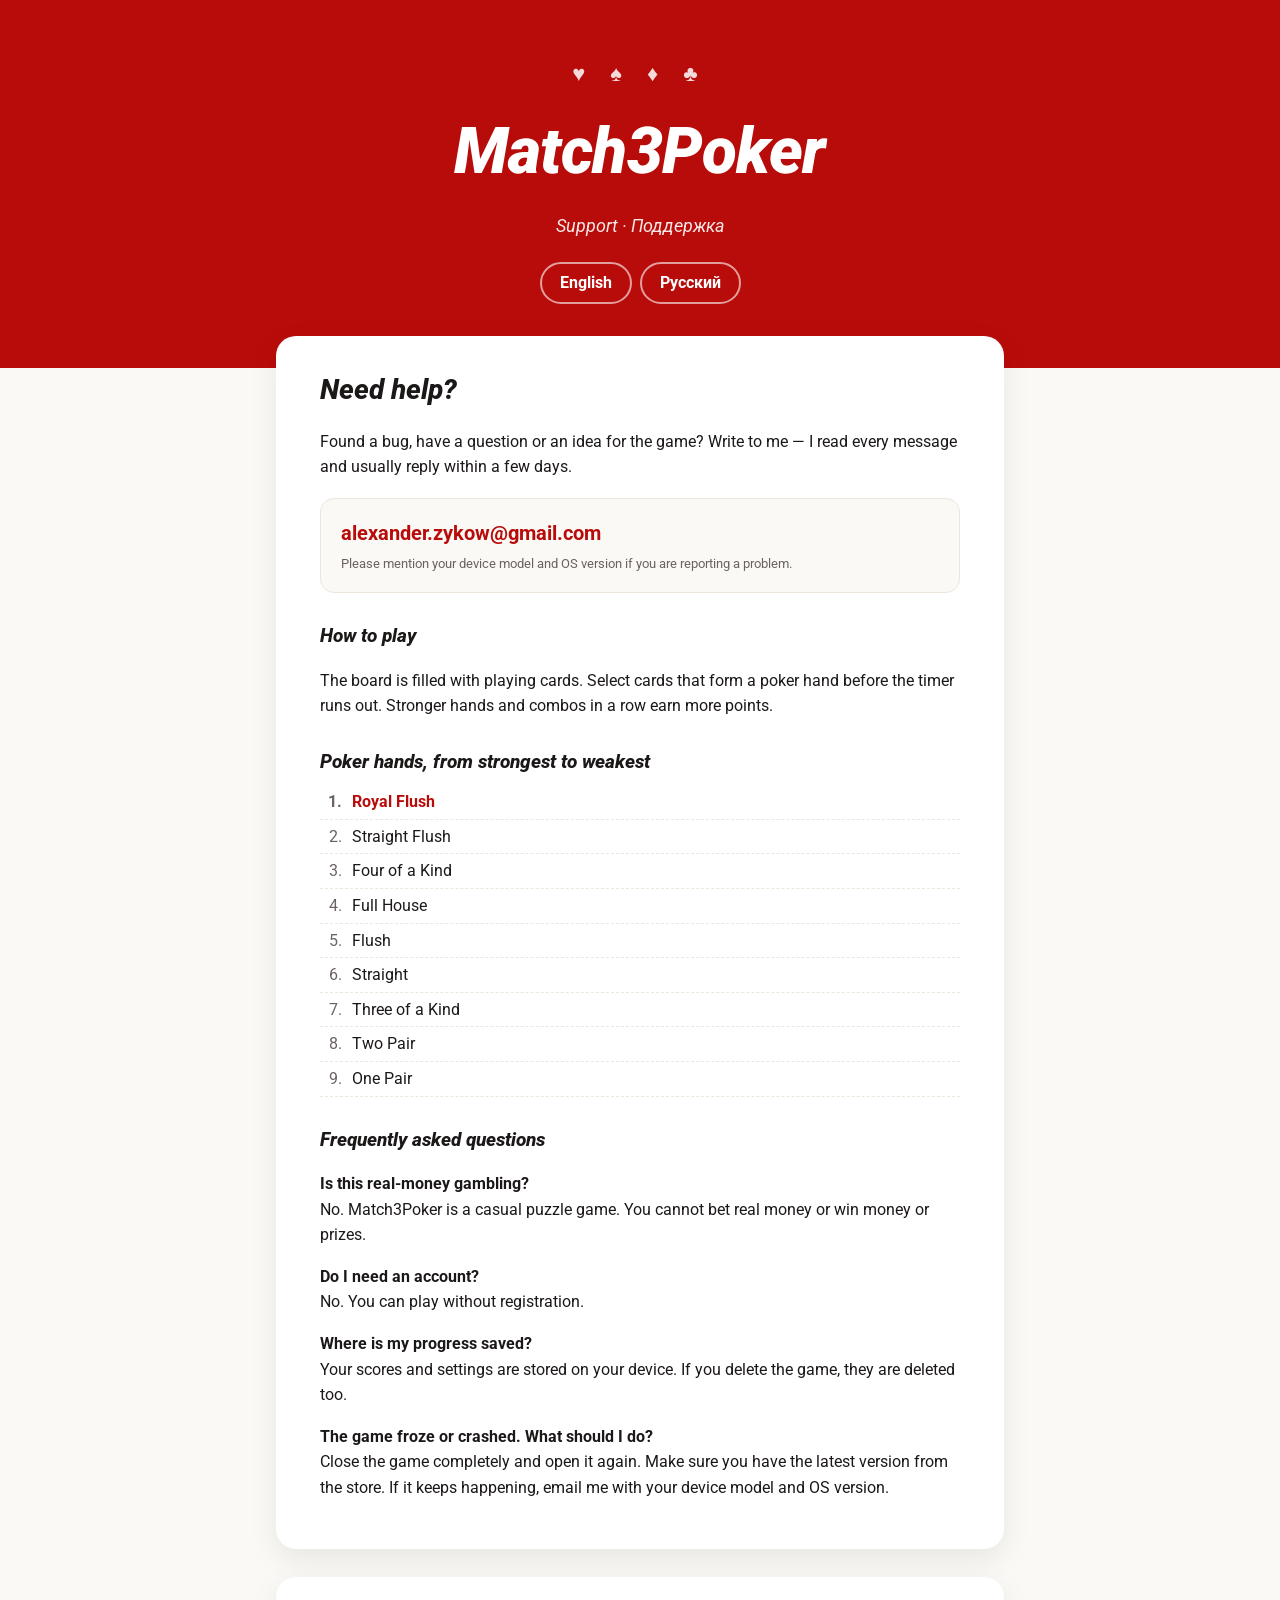
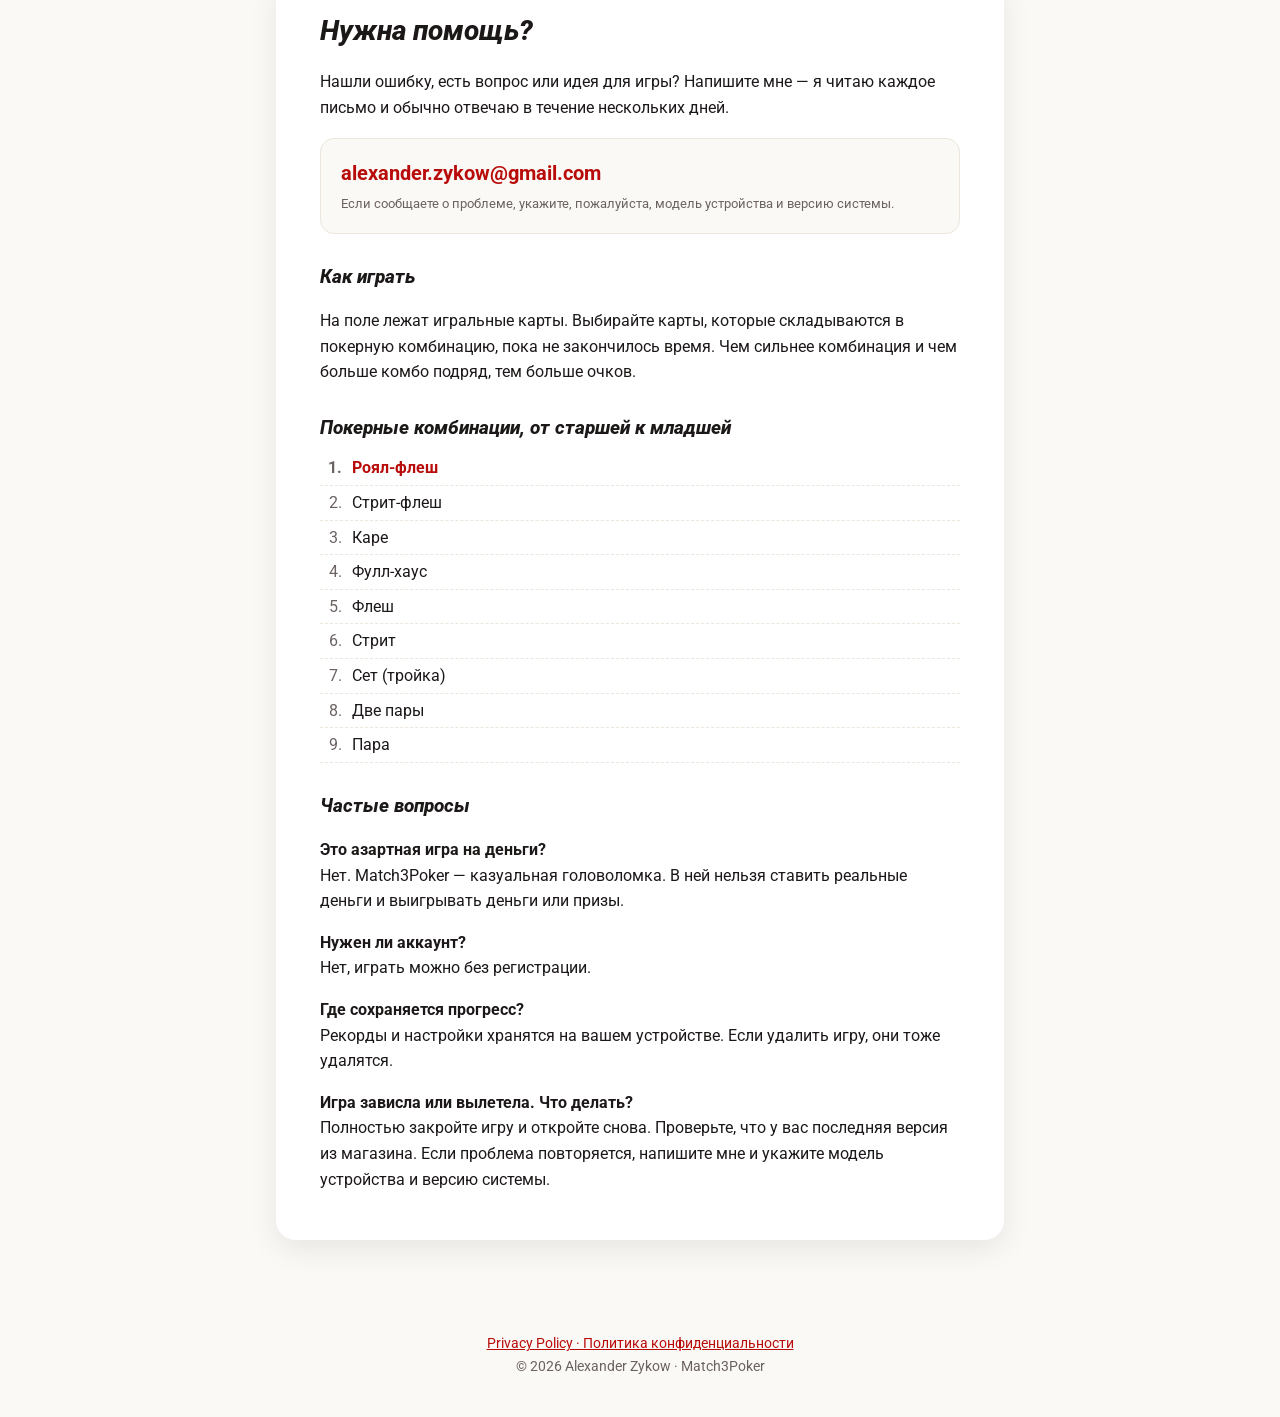
<file: support/index.html>
<!DOCTYPE html>
<html lang="en">
<head>
<meta charset="utf-8">
<meta name="viewport" content="width=device-width, initial-scale=1">
<title>Match3Poker — Support</title>
<link rel="preconnect" href="https://fonts.googleapis.com">
<link href="https://fonts.googleapis.com/css2?family=Roboto:ital,wght@0,400;0,700;1,400;1,800;1,900&display=swap" rel="stylesheet">
<style>
  :root { --red:#b80c0a; --ink:#1c1818; --cream:#fbf9f6; --muted:#6b6262; --line:#ece6dd; }
  * { box-sizing:border-box; }
  body { margin:0; font-family:Roboto, -apple-system, "Segoe UI", sans-serif; color:var(--ink); background:var(--cream); line-height:1.6; }
  header { background:var(--red); color:#fff; padding:56px 20px 64px; text-align:center; }
  header h1 { font-style:italic; font-weight:900; font-size:clamp(40px,8vw,64px); margin:0; letter-spacing:-.5px; }
  header p { font-style:italic; margin:8px 0 0; font-size:18px; opacity:.9; }
  .suits { font-size:22px; letter-spacing:10px; margin-bottom:10px; opacity:.85; }
  nav { text-align:center; margin-top:22px; }
  nav a { color:#fff; font-weight:700; text-decoration:none; border:2px solid rgba(255,255,255,.6); border-radius:999px; padding:6px 18px; margin:0 4px; display:inline-block; }
  nav a:hover { background:rgba(255,255,255,.15); }
  main { max-width:760px; margin:-32px auto 0; padding:0 16px 64px; }
  section.lang { background:#fff; border-radius:20px; box-shadow:0 10px 30px rgba(0,0,0,.08); padding:32px clamp(20px,5vw,44px); margin-bottom:28px; }
  h2 { font-style:italic; font-weight:800; font-size:28px; margin:0 0 6px; }
  h3 { font-style:italic; font-weight:800; font-size:19px; margin:28px 0 6px; }
  .contact { background:var(--cream); border:1px solid var(--line); border-radius:14px; padding:18px 20px; margin:18px 0 6px; }
  .contact .mail { font-size:20px; font-weight:700; color:var(--red); word-break:break-all; }
  .contact small { color:var(--muted); display:block; margin-top:4px; }
  ol.hands { padding-left:0; list-style:none; margin:8px 0; counter-reset:h; }
  ol.hands li { counter-increment:h; display:flex; gap:10px; padding:4px 0; border-bottom:1px dashed var(--line); }
  ol.hands li::before { content:counter(h) "."; color:var(--muted); width:22px; text-align:right; }
  ol.hands li:first-child { color:var(--red); font-weight:700; }
  .muted { color:var(--muted); font-size:14px; }
  footer { text-align:center; color:var(--muted); font-size:14px; padding:0 16px 40px; }
  a { color:var(--red); }
</style>
</head>
<body>
<header>
  <div class="suits">♥ ♠ ♦ ♣</div>
  <h1>Match3Poker</h1>
  <p>Support · Поддержка</p>
  <nav><a href="#en">English</a><a href="#ru">Русский</a></nav>
</header>

<main>
<section class="lang" id="en" lang="en">
  <h2>Need help?</h2>
  <p>Found a bug, have a question or an idea for the game? Write to me — I read every message and usually reply within a few days.</p>
  <div class="contact">
    <div class="mail">alexander.zykow@gmail.com</div>
    <small>Please mention your device model and OS version if you are reporting a problem.</small>
  </div>

  <h3>How to play</h3>
  <p>The board is filled with playing cards. Select cards that form a poker hand before the timer runs out. Stronger hands and combos in a row earn more points.</p>

  <h3>Poker hands, from strongest to weakest</h3>
  <ol class="hands">
    <li>Royal Flush</li><li>Straight Flush</li><li>Four of a Kind</li><li>Full House</li><li>Flush</li>
    <li>Straight</li><li>Three of a Kind</li><li>Two Pair</li><li>One Pair</li>
  </ol>

  <h3>Frequently asked questions</h3>
  <p><strong>Is this real-money gambling?</strong><br>No. Match3Poker is a casual puzzle game. You cannot bet real money or win money or prizes.</p>
  <p><strong>Do I need an account?</strong><br>No. You can play without registration.</p>
  <p><strong>Where is my progress saved?</strong><br>Your scores and settings are stored on your device. If you delete the game, they are deleted too.</p>
  <p><strong>The game froze or crashed. What should I do?</strong><br>Close the game completely and open it again. Make sure you have the latest version from the store. If it keeps happening, email me with your device model and OS version.</p>
</section>

<section class="lang" id="ru" lang="ru">
  <h2>Нужна помощь?</h2>
  <p>Нашли ошибку, есть вопрос или идея для игры? Напишите мне — я читаю каждое письмо и обычно отвечаю в течение нескольких дней.</p>
  <div class="contact">
    <div class="mail">alexander.zykow@gmail.com</div>
    <small>Если сообщаете о проблеме, укажите, пожалуйста, модель устройства и версию системы.</small>
  </div>

  <h3>Как играть</h3>
  <p>На поле лежат игральные карты. Выбирайте карты, которые складываются в покерную комбинацию, пока не закончилось время. Чем сильнее комбинация и чем больше комбо подряд, тем больше очков.</p>

  <h3>Покерные комбинации, от старшей к младшей</h3>
  <ol class="hands">
    <li>Роял-флеш</li><li>Стрит-флеш</li><li>Каре</li><li>Фулл-хаус</li><li>Флеш</li>
    <li>Стрит</li><li>Сет (тройка)</li><li>Две пары</li><li>Пара</li>
  </ol>

  <h3>Частые вопросы</h3>
  <p><strong>Это азартная игра на деньги?</strong><br>Нет. Match3Poker — казуальная головоломка. В ней нельзя ставить реальные деньги и выигрывать деньги или призы.</p>
  <p><strong>Нужен ли аккаунт?</strong><br>Нет, играть можно без регистрации.</p>
  <p><strong>Где сохраняется прогресс?</strong><br>Рекорды и настройки хранятся на вашем устройстве. Если удалить игру, они тоже удалятся.</p>
  <p><strong>Игра зависла или вылетела. Что делать?</strong><br>Полностью закройте игру и откройте снова. Проверьте, что у вас последняя версия из магазина. Если проблема повторяется, напишите мне и укажите модель устройства и версию системы.</p>
</section>
</main>

<footer><a href="privacy/">Privacy Policy · Политика конфиденциальности</a><br>© 2026 Alexander Zykow · Match3Poker</footer>
</body>
</html>
</file>
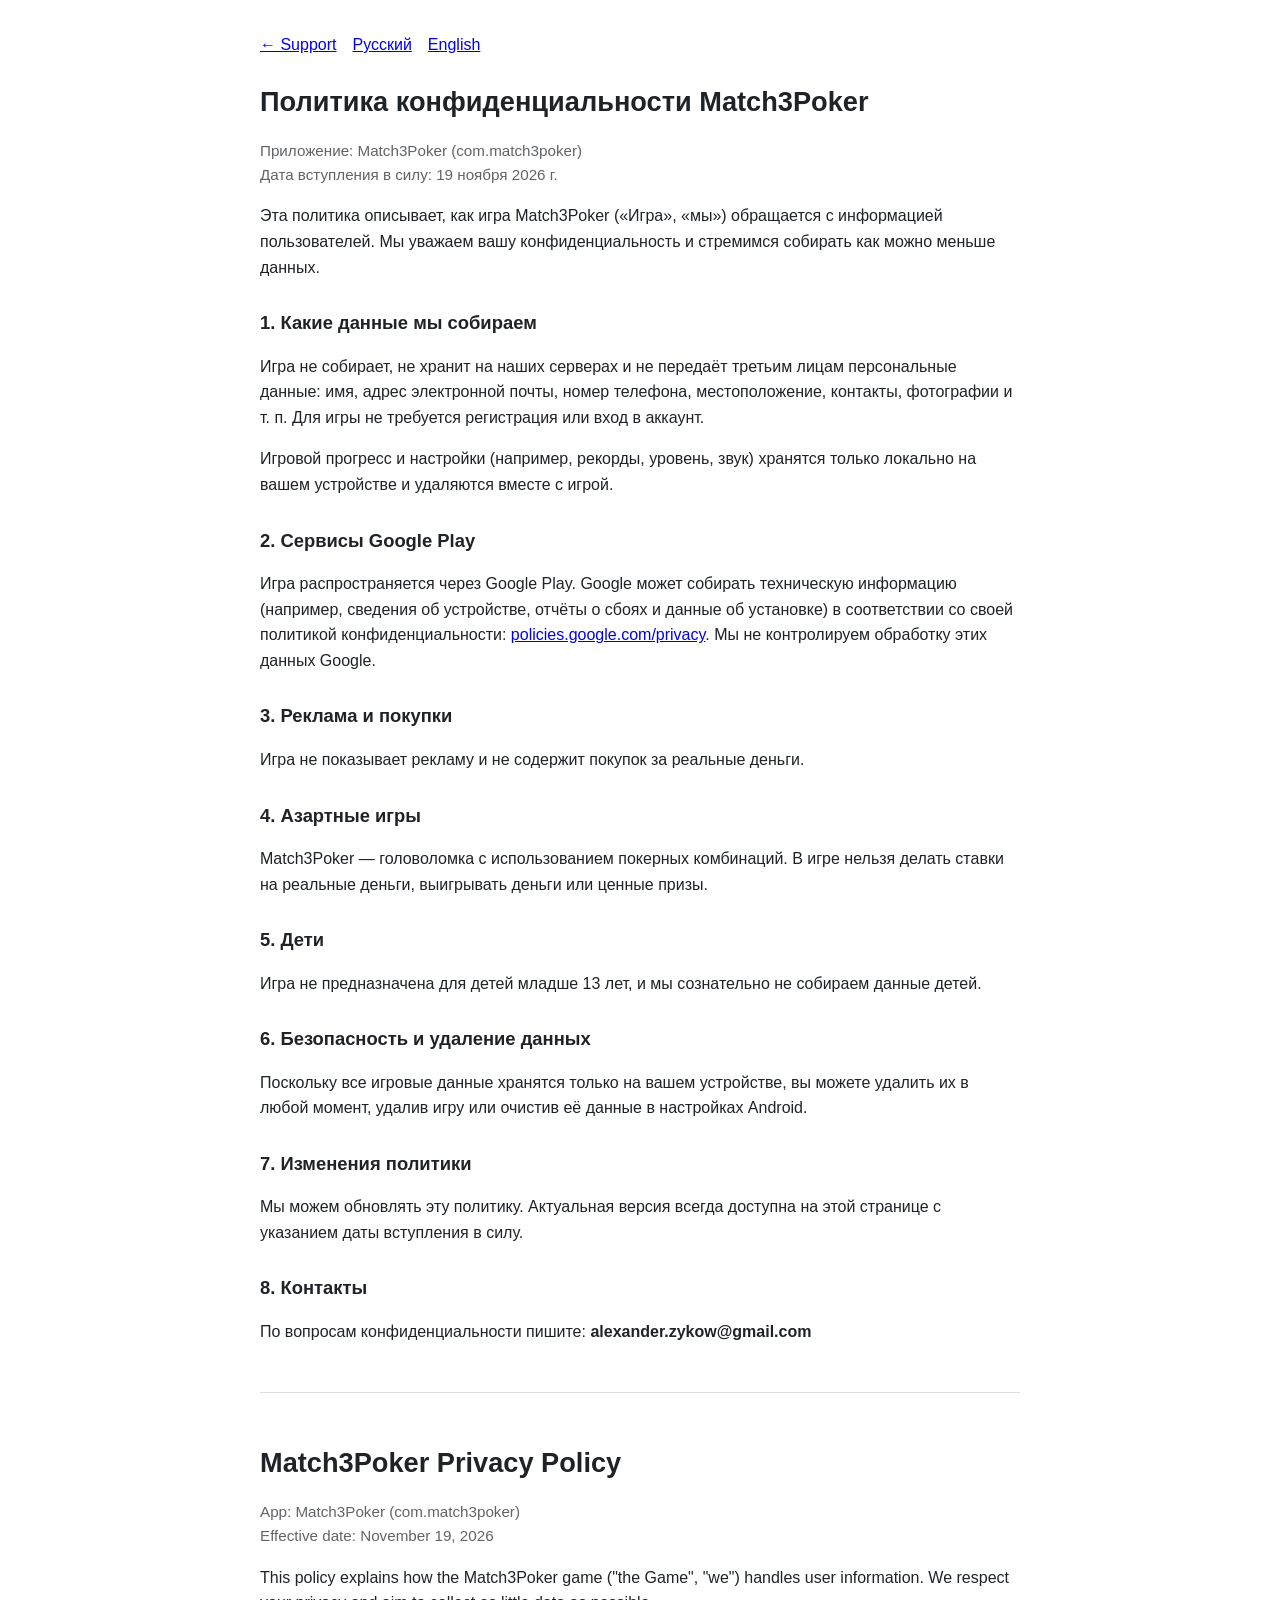
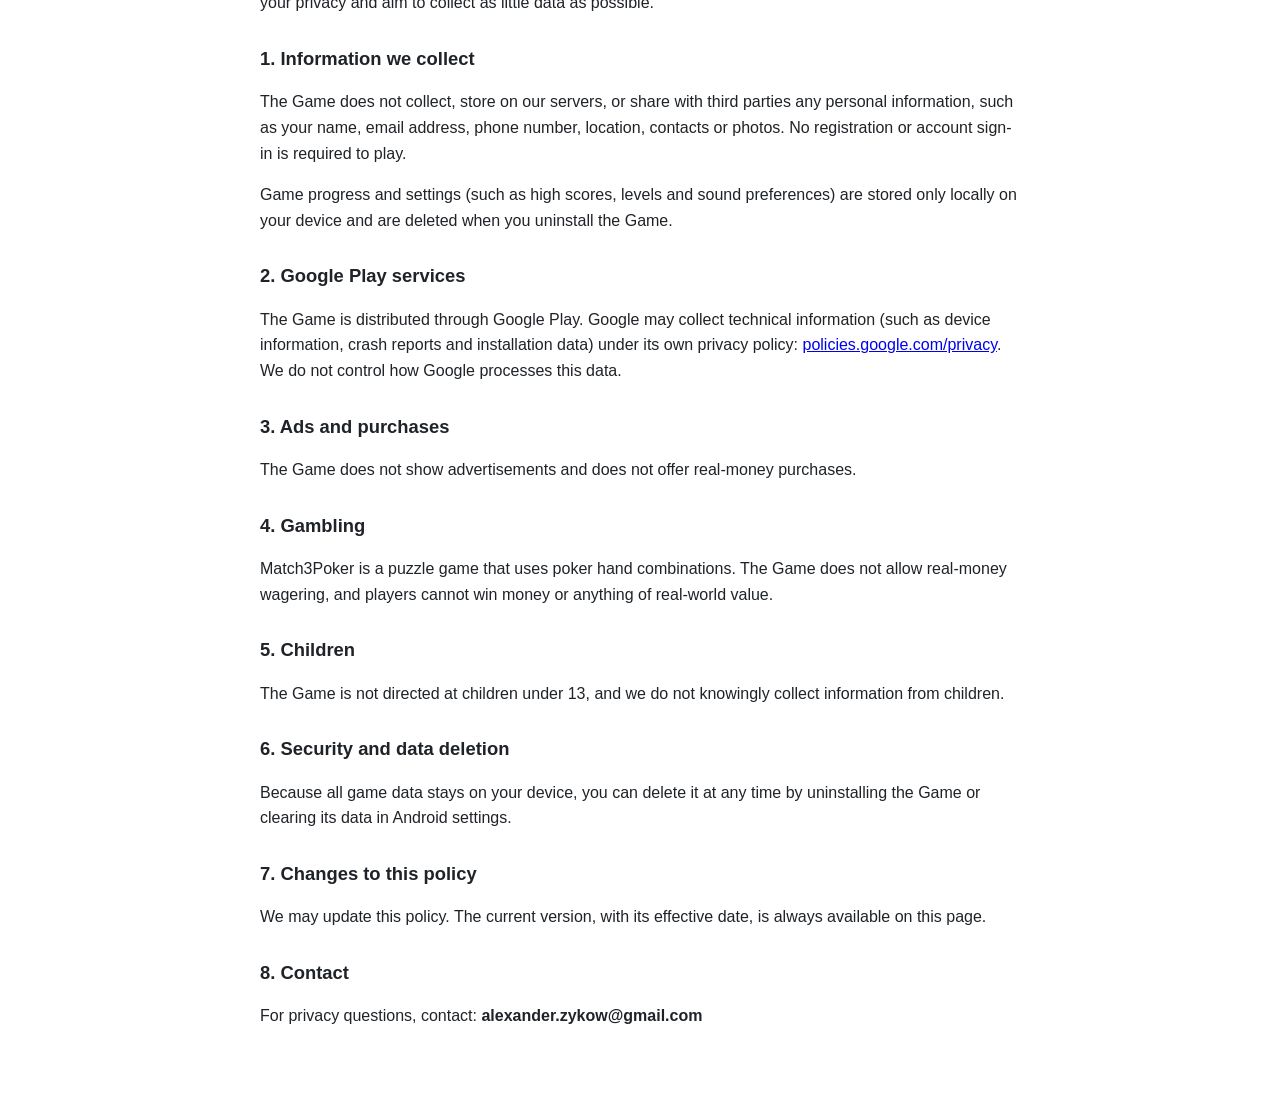
<file: support/privacy/index.html>
<!DOCTYPE html>
<html lang="ru">
<head>
<meta charset="utf-8">
<meta name="viewport" content="width=device-width, initial-scale=1">
<title>Match3Poker — Политика конфиденциальности / Privacy Policy</title>
<style>
  :root { color-scheme: light dark; }
  body { font-family: -apple-system, BlinkMacSystemFont, "Segoe UI", Roboto, sans-serif; line-height: 1.6; max-width: 760px; margin: 0 auto; padding: 32px 20px 64px; color: #1f2328; background: #fff; }
  @media (prefers-color-scheme: dark) { body { color: #e6e6e6; background: #141414; } a { color: #8ab4f8; } hr { border-color: #333; } }
  h1 { font-size: 1.7rem; margin-bottom: 4px; }
  h2 { font-size: 1.15rem; margin-top: 28px; }
  .meta { opacity: .7; font-size: .95rem; }
  nav a { margin-right: 16px; }
  hr { border: 0; border-top: 1px solid #ddd; margin: 48px 0; }
</style>
</head>
<body>

<nav><a href="../">← Support</a><a href="#ru">Русский</a><a href="#en">English</a></nav>

<section id="ru">
<h1>Политика конфиденциальности Match3Poker</h1>
<p class="meta">Приложение: Match3Poker (com.match3poker)<br>Дата вступления в силу: 19 ноября 2026 г.</p>

<p>Эта политика описывает, как игра Match3Poker («Игра», «мы») обращается с информацией пользователей. Мы уважаем вашу конфиденциальность и стремимся собирать как можно меньше данных.</p>

<h2>1. Какие данные мы собираем</h2>
<p>Игра не собирает, не хранит на наших серверах и не передаёт третьим лицам персональные данные: имя, адрес электронной почты, номер телефона, местоположение, контакты, фотографии и т. п. Для игры не требуется регистрация или вход в аккаунт.</p>
<p>Игровой прогресс и настройки (например, рекорды, уровень, звук) хранятся только локально на вашем устройстве и удаляются вместе с игрой.</p>

<h2>2. Сервисы Google Play</h2>
<p>Игра распространяется через Google Play. Google может собирать техническую информацию (например, сведения об устройстве, отчёты о сбоях и данные об установке) в соответствии со своей политикой конфиденциальности: <a href="https://policies.google.com/privacy">policies.google.com/privacy</a>. Мы не контролируем обработку этих данных Google.</p>

<h2>3. Реклама и покупки</h2>
<p>Игра не показывает рекламу и не содержит покупок за реальные деньги.</p>

<h2>4. Азартные игры</h2>
<p>Match3Poker — головоломка с использованием покерных комбинаций. В игре нельзя делать ставки на реальные деньги, выигрывать деньги или ценные призы.</p>

<h2>5. Дети</h2>
<p>Игра не предназначена для детей младше 13 лет, и мы сознательно не собираем данные детей.</p>

<h2>6. Безопасность и удаление данных</h2>
<p>Поскольку все игровые данные хранятся только на вашем устройстве, вы можете удалить их в любой момент, удалив игру или очистив её данные в настройках Android.</p>

<h2>7. Изменения политики</h2>
<p>Мы можем обновлять эту политику. Актуальная версия всегда доступна на этой странице с указанием даты вступления в силу.</p>

<h2>8. Контакты</h2>
<p>По вопросам конфиденциальности пишите: <strong>alexander.zykow@gmail.com</strong></p>
</section>

<hr>

<section id="en" lang="en">
<h1>Match3Poker Privacy Policy</h1>
<p class="meta">App: Match3Poker (com.match3poker)<br>Effective date: November 19, 2026</p>

<p>This policy explains how the Match3Poker game ("the Game", "we") handles user information. We respect your privacy and aim to collect as little data as possible.</p>

<h2>1. Information we collect</h2>
<p>The Game does not collect, store on our servers, or share with third parties any personal information, such as your name, email address, phone number, location, contacts or photos. No registration or account sign-in is required to play.</p>
<p>Game progress and settings (such as high scores, levels and sound preferences) are stored only locally on your device and are deleted when you uninstall the Game.</p>

<h2>2. Google Play services</h2>
<p>The Game is distributed through Google Play. Google may collect technical information (such as device information, crash reports and installation data) under its own privacy policy: <a href="https://policies.google.com/privacy">policies.google.com/privacy</a>. We do not control how Google processes this data.</p>

<h2>3. Ads and purchases</h2>
<p>The Game does not show advertisements and does not offer real-money purchases.</p>

<h2>4. Gambling</h2>
<p>Match3Poker is a puzzle game that uses poker hand combinations. The Game does not allow real-money wagering, and players cannot win money or anything of real-world value.</p>

<h2>5. Children</h2>
<p>The Game is not directed at children under 13, and we do not knowingly collect information from children.</p>

<h2>6. Security and data deletion</h2>
<p>Because all game data stays on your device, you can delete it at any time by uninstalling the Game or clearing its data in Android settings.</p>

<h2>7. Changes to this policy</h2>
<p>We may update this policy. The current version, with its effective date, is always available on this page.</p>

<h2>8. Contact</h2>
<p>For privacy questions, contact: <strong>alexander.zykow@gmail.com</strong></p>
</section>

</body>
</html>
</file>
<file: assets/index-BN_cRdfX.css>
@font-face{font-family:Roboto;font-style:italic;font-display:swap;font-weight:200;src:url(./roboto-cyrillic-ext-200-italic-Cga7V_zX.woff2) format("woff2"),url(./roboto-cyrillic-ext-200-italic-GKArPcyE.woff) format("woff");unicode-range:U+0460-052F,U+1C80-1C8A,U+20B4,U+2DE0-2DFF,U+A640-A69F,U+FE2E-FE2F}@font-face{font-family:Roboto;font-style:italic;font-display:swap;font-weight:200;src:url(./roboto-cyrillic-200-italic-DWDwiriU.woff2) format("woff2"),url(./roboto-cyrillic-200-italic-Dhu3GdqL.woff) format("woff");unicode-range:U+0301,U+0400-045F,U+0490-0491,U+04B0-04B1,U+2116}@font-face{font-family:Roboto;font-style:italic;font-display:swap;font-weight:200;src:url([data-uri]) format("woff2"),url([data-uri]) format("woff");unicode-range:U+1F00-1FFF}@font-face{font-family:Roboto;font-style:italic;font-display:swap;font-weight:200;src:url(./roboto-greek-200-italic-D7VzvubH.woff2) format("woff2"),url(./roboto-greek-200-italic-CE_-hq81.woff) format("woff");unicode-range:U+0370-0377,U+037A-037F,U+0384-038A,U+038C,U+038E-03A1,U+03A3-03FF}@font-face{font-family:Roboto;font-style:italic;font-display:swap;font-weight:200;src:url(./roboto-math-200-italic-D8wuurk9.woff2) format("woff2"),url(./roboto-math-200-italic-BtDnwOVm.woff) format("woff");unicode-range:U+0302-0303,U+0305,U+0307-0308,U+0310,U+0312,U+0315,U+031A,U+0326-0327,U+032C,U+032F-0330,U+0332-0333,U+0338,U+033A,U+0346,U+034D,U+0391-03A1,U+03A3-03A9,U+03B1-03C9,U+03D1,U+03D5-03D6,U+03F0-03F1,U+03F4-03F5,U+2016-2017,U+2034-2038,U+203C,U+2040,U+2043,U+2047,U+2050,U+2057,U+205F,U+2070-2071,U+2074-208E,U+2090-209C,U+20D0-20DC,U+20E1,U+20E5-20EF,U+2100-2112,U+2114-2115,U+2117-2121,U+2123-214F,U+2190,U+2192,U+2194-21AE,U+21B0-21E5,U+21F1-21F2,U+21F4-2211,U+2213-2214,U+2216-22FF,U+2308-230B,U+2310,U+2319,U+231C-2321,U+2336-237A,U+237C,U+2395,U+239B-23B7,U+23D0,U+23DC-23E1,U+2474-2475,U+25AF,U+25B3,U+25B7,U+25BD,U+25C1,U+25CA,U+25CC,U+25FB,U+266D-266F,U+27C0-27FF,U+2900-2AFF,U+2B0E-2B11,U+2B30-2B4C,U+2BFE,U+3030,U+FF5B,U+FF5D,U+1D400-1D7FF,U+1EE00-1EEFF}@font-face{font-family:Roboto;font-style:italic;font-display:swap;font-weight:200;src:url(./roboto-symbols-200-italic-UnMKiqme.woff2) format("woff2"),url(./roboto-symbols-200-italic-Dlmd_aYT.woff) format("woff");unicode-range:U+0001-000C,U+000E-001F,U+007F-009F,U+20DD-20E0,U+20E2-20E4,U+2150-218F,U+2190,U+2192,U+2194-2199,U+21AF,U+21E6-21F0,U+21F3,U+2218-2219,U+2299,U+22C4-22C6,U+2300-243F,U+2440-244A,U+2460-24FF,U+25A0-27BF,U+2800-28FF,U+2921-2922,U+2981,U+29BF,U+29EB,U+2B00-2BFF,U+4DC0-4DFF,U+FFF9-FFFB,U+10140-1018E,U+10190-1019C,U+101A0,U+101D0-101FD,U+102E0-102FB,U+10E60-10E7E,U+1D2C0-1D2D3,U+1D2E0-1D37F,U+1F000-1F0FF,U+1F100-1F1AD,U+1F1E6-1F1FF,U+1F30D-1F30F,U+1F315,U+1F31C,U+1F31E,U+1F320-1F32C,U+1F336,U+1F378,U+1F37D,U+1F382,U+1F393-1F39F,U+1F3A7-1F3A8,U+1F3AC-1F3AF,U+1F3C2,U+1F3C4-1F3C6,U+1F3CA-1F3CE,U+1F3D4-1F3E0,U+1F3ED,U+1F3F1-1F3F3,U+1F3F5-1F3F7,U+1F408,U+1F415,U+1F41F,U+1F426,U+1F43F,U+1F441-1F442,U+1F444,U+1F446-1F449,U+1F44C-1F44E,U+1F453,U+1F46A,U+1F47D,U+1F4A3,U+1F4B0,U+1F4B3,U+1F4B9,U+1F4BB,U+1F4BF,U+1F4C8-1F4CB,U+1F4D6,U+1F4DA,U+1F4DF,U+1F4E3-1F4E6,U+1F4EA-1F4ED,U+1F4F7,U+1F4F9-1F4FB,U+1F4FD-1F4FE,U+1F503,U+1F507-1F50B,U+1F50D,U+1F512-1F513,U+1F53E-1F54A,U+1F54F-1F5FA,U+1F610,U+1F650-1F67F,U+1F687,U+1F68D,U+1F691,U+1F694,U+1F698,U+1F6AD,U+1F6B2,U+1F6B9-1F6BA,U+1F6BC,U+1F6C6-1F6CF,U+1F6D3-1F6D7,U+1F6E0-1F6EA,U+1F6F0-1F6F3,U+1F6F7-1F6FC,U+1F700-1F7FF,U+1F800-1F80B,U+1F810-1F847,U+1F850-1F859,U+1F860-1F887,U+1F890-1F8AD,U+1F8B0-1F8BB,U+1F8C0-1F8C1,U+1F900-1F90B,U+1F93B,U+1F946,U+1F984,U+1F996,U+1F9E9,U+1FA00-1FA6F,U+1FA70-1FA7C,U+1FA80-1FA89,U+1FA8F-1FAC6,U+1FACE-1FADC,U+1FADF-1FAE9,U+1FAF0-1FAF8,U+1FB00-1FBFF}@font-face{font-family:Roboto;font-style:italic;font-display:swap;font-weight:200;src:url(./roboto-vietnamese-200-italic-DYrPBHLy.woff2) format("woff2"),url(./roboto-vietnamese-200-italic-DHwYLQh2.woff) format("woff");unicode-range:U+0102-0103,U+0110-0111,U+0128-0129,U+0168-0169,U+01A0-01A1,U+01AF-01B0,U+0300-0301,U+0303-0304,U+0308-0309,U+0323,U+0329,U+1EA0-1EF9,U+20AB}@font-face{font-family:Roboto;font-style:italic;font-display:swap;font-weight:200;src:url(./roboto-latin-ext-200-italic-BWJ6EvQQ.woff2) format("woff2"),url(./roboto-latin-ext-200-italic-CYz2rPNP.woff) format("woff");unicode-range:U+0100-02BA,U+02BD-02C5,U+02C7-02CC,U+02CE-02D7,U+02DD-02FF,U+0304,U+0308,U+0329,U+1D00-1DBF,U+1E00-1E9F,U+1EF2-1EFF,U+2020,U+20A0-20AB,U+20AD-20C0,U+2113,U+2C60-2C7F,U+A720-A7FF}@font-face{font-family:Roboto;font-style:italic;font-display:swap;font-weight:200;src:url(./roboto-latin-200-italic-EyIq4zYy.woff2) format("woff2"),url(./roboto-latin-200-italic-DZ_mY4Em.woff) format("woff");unicode-range:U+0000-00FF,U+0131,U+0152-0153,U+02BB-02BC,U+02C6,U+02DA,U+02DC,U+0304,U+0308,U+0329,U+2000-206F,U+20AC,U+2122,U+2191,U+2193,U+2212,U+2215,U+FEFF,U+FFFD}@font-face{font-family:Roboto;font-style:italic;font-display:swap;font-weight:500;src:url(./roboto-cyrillic-ext-500-italic-C-yqETei.woff2) format("woff2"),url(./roboto-cyrillic-ext-500-italic-DbeJ1Ou6.woff) format("woff");unicode-range:U+0460-052F,U+1C80-1C8A,U+20B4,U+2DE0-2DFF,U+A640-A69F,U+FE2E-FE2F}@font-face{font-family:Roboto;font-style:italic;font-display:swap;font-weight:500;src:url(./roboto-cyrillic-500-italic-CFOZTHyM.woff2) format("woff2"),url(./roboto-cyrillic-500-italic-R-O5gSsG.woff) format("woff");unicode-range:U+0301,U+0400-045F,U+0490-0491,U+04B0-04B1,U+2116}@font-face{font-family:Roboto;font-style:italic;font-display:swap;font-weight:500;src:url([data-uri]) format("woff2"),url([data-uri]) format("woff");unicode-range:U+1F00-1FFF}@font-face{font-family:Roboto;font-style:italic;font-display:swap;font-weight:500;src:url(./roboto-greek-500-italic-Dqz20l7v.woff2) format("woff2"),url(./roboto-greek-500-italic-CYj4PPNH.woff) format("woff");unicode-range:U+0370-0377,U+037A-037F,U+0384-038A,U+038C,U+038E-03A1,U+03A3-03FF}@font-face{font-family:Roboto;font-style:italic;font-display:swap;font-weight:500;src:url(./roboto-math-500-italic-BaDHGWdF.woff2) format("woff2"),url(./roboto-math-500-italic-CPMaBJSj.woff) format("woff");unicode-range:U+0302-0303,U+0305,U+0307-0308,U+0310,U+0312,U+0315,U+031A,U+0326-0327,U+032C,U+032F-0330,U+0332-0333,U+0338,U+033A,U+0346,U+034D,U+0391-03A1,U+03A3-03A9,U+03B1-03C9,U+03D1,U+03D5-03D6,U+03F0-03F1,U+03F4-03F5,U+2016-2017,U+2034-2038,U+203C,U+2040,U+2043,U+2047,U+2050,U+2057,U+205F,U+2070-2071,U+2074-208E,U+2090-209C,U+20D0-20DC,U+20E1,U+20E5-20EF,U+2100-2112,U+2114-2115,U+2117-2121,U+2123-214F,U+2190,U+2192,U+2194-21AE,U+21B0-21E5,U+21F1-21F2,U+21F4-2211,U+2213-2214,U+2216-22FF,U+2308-230B,U+2310,U+2319,U+231C-2321,U+2336-237A,U+237C,U+2395,U+239B-23B7,U+23D0,U+23DC-23E1,U+2474-2475,U+25AF,U+25B3,U+25B7,U+25BD,U+25C1,U+25CA,U+25CC,U+25FB,U+266D-266F,U+27C0-27FF,U+2900-2AFF,U+2B0E-2B11,U+2B30-2B4C,U+2BFE,U+3030,U+FF5B,U+FF5D,U+1D400-1D7FF,U+1EE00-1EEFF}@font-face{font-family:Roboto;font-style:italic;font-display:swap;font-weight:500;src:url(./roboto-symbols-500-italic-BiGHMB5Q.woff2) format("woff2"),url(./roboto-symbols-500-italic-ATNr9Y22.woff) format("woff");unicode-range:U+0001-000C,U+000E-001F,U+007F-009F,U+20DD-20E0,U+20E2-20E4,U+2150-218F,U+2190,U+2192,U+2194-2199,U+21AF,U+21E6-21F0,U+21F3,U+2218-2219,U+2299,U+22C4-22C6,U+2300-243F,U+2440-244A,U+2460-24FF,U+25A0-27BF,U+2800-28FF,U+2921-2922,U+2981,U+29BF,U+29EB,U+2B00-2BFF,U+4DC0-4DFF,U+FFF9-FFFB,U+10140-1018E,U+10190-1019C,U+101A0,U+101D0-101FD,U+102E0-102FB,U+10E60-10E7E,U+1D2C0-1D2D3,U+1D2E0-1D37F,U+1F000-1F0FF,U+1F100-1F1AD,U+1F1E6-1F1FF,U+1F30D-1F30F,U+1F315,U+1F31C,U+1F31E,U+1F320-1F32C,U+1F336,U+1F378,U+1F37D,U+1F382,U+1F393-1F39F,U+1F3A7-1F3A8,U+1F3AC-1F3AF,U+1F3C2,U+1F3C4-1F3C6,U+1F3CA-1F3CE,U+1F3D4-1F3E0,U+1F3ED,U+1F3F1-1F3F3,U+1F3F5-1F3F7,U+1F408,U+1F415,U+1F41F,U+1F426,U+1F43F,U+1F441-1F442,U+1F444,U+1F446-1F449,U+1F44C-1F44E,U+1F453,U+1F46A,U+1F47D,U+1F4A3,U+1F4B0,U+1F4B3,U+1F4B9,U+1F4BB,U+1F4BF,U+1F4C8-1F4CB,U+1F4D6,U+1F4DA,U+1F4DF,U+1F4E3-1F4E6,U+1F4EA-1F4ED,U+1F4F7,U+1F4F9-1F4FB,U+1F4FD-1F4FE,U+1F503,U+1F507-1F50B,U+1F50D,U+1F512-1F513,U+1F53E-1F54A,U+1F54F-1F5FA,U+1F610,U+1F650-1F67F,U+1F687,U+1F68D,U+1F691,U+1F694,U+1F698,U+1F6AD,U+1F6B2,U+1F6B9-1F6BA,U+1F6BC,U+1F6C6-1F6CF,U+1F6D3-1F6D7,U+1F6E0-1F6EA,U+1F6F0-1F6F3,U+1F6F7-1F6FC,U+1F700-1F7FF,U+1F800-1F80B,U+1F810-1F847,U+1F850-1F859,U+1F860-1F887,U+1F890-1F8AD,U+1F8B0-1F8BB,U+1F8C0-1F8C1,U+1F900-1F90B,U+1F93B,U+1F946,U+1F984,U+1F996,U+1F9E9,U+1FA00-1FA6F,U+1FA70-1FA7C,U+1FA80-1FA89,U+1FA8F-1FAC6,U+1FACE-1FADC,U+1FADF-1FAE9,U+1FAF0-1FAF8,U+1FB00-1FBFF}@font-face{font-family:Roboto;font-style:italic;font-display:swap;font-weight:500;src:url(./roboto-vietnamese-500-italic-BddoBFd0.woff2) format("woff2"),url(./roboto-vietnamese-500-italic-CoOgFqzE.woff) format("woff");unicode-range:U+0102-0103,U+0110-0111,U+0128-0129,U+0168-0169,U+01A0-01A1,U+01AF-01B0,U+0300-0301,U+0303-0304,U+0308-0309,U+0323,U+0329,U+1EA0-1EF9,U+20AB}@font-face{font-family:Roboto;font-style:italic;font-display:swap;font-weight:500;src:url(./roboto-latin-ext-500-italic-B5teBpxj.woff2) format("woff2"),url(./roboto-latin-ext-500-italic-BkHT4mZe.woff) format("woff");unicode-range:U+0100-02BA,U+02BD-02C5,U+02C7-02CC,U+02CE-02D7,U+02DD-02FF,U+0304,U+0308,U+0329,U+1D00-1DBF,U+1E00-1E9F,U+1EF2-1EFF,U+2020,U+20A0-20AB,U+20AD-20C0,U+2113,U+2C60-2C7F,U+A720-A7FF}@font-face{font-family:Roboto;font-style:italic;font-display:swap;font-weight:500;src:url(./roboto-latin-500-italic-DOe3GFcv.woff2) format("woff2"),url(./roboto-latin-500-italic-DYW_i9qW.woff) format("woff");unicode-range:U+0000-00FF,U+0131,U+0152-0153,U+02BB-02BC,U+02C6,U+02DA,U+02DC,U+0304,U+0308,U+0329,U+2000-206F,U+20AC,U+2122,U+2191,U+2193,U+2212,U+2215,U+FEFF,U+FFFD}@font-face{font-family:Roboto;font-style:normal;font-display:swap;font-weight:700;src:url(./roboto-cyrillic-ext-700-normal-DmFxo5wj.woff2) format("woff2"),url(./roboto-cyrillic-ext-700-normal-BWOtdzfy.woff) format("woff");unicode-range:U+0460-052F,U+1C80-1C8A,U+20B4,U+2DE0-2DFF,U+A640-A69F,U+FE2E-FE2F}@font-face{font-family:Roboto;font-style:normal;font-display:swap;font-weight:700;src:url(./roboto-cyrillic-700-normal-C2o7G-SM.woff2) format("woff2"),url(./roboto-cyrillic-700-normal-D8g9KsRf.woff) format("woff");unicode-range:U+0301,U+0400-045F,U+0490-0491,U+04B0-04B1,U+2116}@font-face{font-family:Roboto;font-style:normal;font-display:swap;font-weight:700;src:url([data-uri]) format("woff2"),url([data-uri]) format("woff");unicode-range:U+1F00-1FFF}@font-face{font-family:Roboto;font-style:normal;font-display:swap;font-weight:700;src:url(./roboto-greek-700-normal-0aHWxGLu.woff2) format("woff2"),url(./roboto-greek-700-normal-xQsEWSIA.woff) format("woff");unicode-range:U+0370-0377,U+037A-037F,U+0384-038A,U+038C,U+038E-03A1,U+03A3-03FF}@font-face{font-family:Roboto;font-style:normal;font-display:swap;font-weight:700;src:url(./roboto-math-700-normal-B8YqGHVc.woff2) format("woff2"),url(./roboto-math-700-normal-DbhUef31.woff) format("woff");unicode-range:U+0302-0303,U+0305,U+0307-0308,U+0310,U+0312,U+0315,U+031A,U+0326-0327,U+032C,U+032F-0330,U+0332-0333,U+0338,U+033A,U+0346,U+034D,U+0391-03A1,U+03A3-03A9,U+03B1-03C9,U+03D1,U+03D5-03D6,U+03F0-03F1,U+03F4-03F5,U+2016-2017,U+2034-2038,U+203C,U+2040,U+2043,U+2047,U+2050,U+2057,U+205F,U+2070-2071,U+2074-208E,U+2090-209C,U+20D0-20DC,U+20E1,U+20E5-20EF,U+2100-2112,U+2114-2115,U+2117-2121,U+2123-214F,U+2190,U+2192,U+2194-21AE,U+21B0-21E5,U+21F1-21F2,U+21F4-2211,U+2213-2214,U+2216-22FF,U+2308-230B,U+2310,U+2319,U+231C-2321,U+2336-237A,U+237C,U+2395,U+239B-23B7,U+23D0,U+23DC-23E1,U+2474-2475,U+25AF,U+25B3,U+25B7,U+25BD,U+25C1,U+25CA,U+25CC,U+25FB,U+266D-266F,U+27C0-27FF,U+2900-2AFF,U+2B0E-2B11,U+2B30-2B4C,U+2BFE,U+3030,U+FF5B,U+FF5D,U+1D400-1D7FF,U+1EE00-1EEFF}@font-face{font-family:Roboto;font-style:normal;font-display:swap;font-weight:700;src:url(./roboto-symbols-700-normal-BiFDindJ.woff2) format("woff2"),url(./roboto-symbols-700-normal-C59U6HqI.woff) format("woff");unicode-range:U+0001-000C,U+000E-001F,U+007F-009F,U+20DD-20E0,U+20E2-20E4,U+2150-218F,U+2190,U+2192,U+2194-2199,U+21AF,U+21E6-21F0,U+21F3,U+2218-2219,U+2299,U+22C4-22C6,U+2300-243F,U+2440-244A,U+2460-24FF,U+25A0-27BF,U+2800-28FF,U+2921-2922,U+2981,U+29BF,U+29EB,U+2B00-2BFF,U+4DC0-4DFF,U+FFF9-FFFB,U+10140-1018E,U+10190-1019C,U+101A0,U+101D0-101FD,U+102E0-102FB,U+10E60-10E7E,U+1D2C0-1D2D3,U+1D2E0-1D37F,U+1F000-1F0FF,U+1F100-1F1AD,U+1F1E6-1F1FF,U+1F30D-1F30F,U+1F315,U+1F31C,U+1F31E,U+1F320-1F32C,U+1F336,U+1F378,U+1F37D,U+1F382,U+1F393-1F39F,U+1F3A7-1F3A8,U+1F3AC-1F3AF,U+1F3C2,U+1F3C4-1F3C6,U+1F3CA-1F3CE,U+1F3D4-1F3E0,U+1F3ED,U+1F3F1-1F3F3,U+1F3F5-1F3F7,U+1F408,U+1F415,U+1F41F,U+1F426,U+1F43F,U+1F441-1F442,U+1F444,U+1F446-1F449,U+1F44C-1F44E,U+1F453,U+1F46A,U+1F47D,U+1F4A3,U+1F4B0,U+1F4B3,U+1F4B9,U+1F4BB,U+1F4BF,U+1F4C8-1F4CB,U+1F4D6,U+1F4DA,U+1F4DF,U+1F4E3-1F4E6,U+1F4EA-1F4ED,U+1F4F7,U+1F4F9-1F4FB,U+1F4FD-1F4FE,U+1F503,U+1F507-1F50B,U+1F50D,U+1F512-1F513,U+1F53E-1F54A,U+1F54F-1F5FA,U+1F610,U+1F650-1F67F,U+1F687,U+1F68D,U+1F691,U+1F694,U+1F698,U+1F6AD,U+1F6B2,U+1F6B9-1F6BA,U+1F6BC,U+1F6C6-1F6CF,U+1F6D3-1F6D7,U+1F6E0-1F6EA,U+1F6F0-1F6F3,U+1F6F7-1F6FC,U+1F700-1F7FF,U+1F800-1F80B,U+1F810-1F847,U+1F850-1F859,U+1F860-1F887,U+1F890-1F8AD,U+1F8B0-1F8BB,U+1F8C0-1F8C1,U+1F900-1F90B,U+1F93B,U+1F946,U+1F984,U+1F996,U+1F9E9,U+1FA00-1FA6F,U+1FA70-1FA7C,U+1FA80-1FA89,U+1FA8F-1FAC6,U+1FACE-1FADC,U+1FADF-1FAE9,U+1FAF0-1FAF8,U+1FB00-1FBFF}@font-face{font-family:Roboto;font-style:normal;font-display:swap;font-weight:700;src:url(./roboto-vietnamese-700-normal-BEVeWqJt.woff2) format("woff2"),url(./roboto-vietnamese-700-normal-kpkdMgbf.woff) format("woff");unicode-range:U+0102-0103,U+0110-0111,U+0128-0129,U+0168-0169,U+01A0-01A1,U+01AF-01B0,U+0300-0301,U+0303-0304,U+0308-0309,U+0323,U+0329,U+1EA0-1EF9,U+20AB}@font-face{font-family:Roboto;font-style:normal;font-display:swap;font-weight:700;src:url(./roboto-latin-ext-700-normal-DSBUz0N1.woff2) format("woff2"),url(./roboto-latin-ext-700-normal-BDePAh3g.woff) format("woff");unicode-range:U+0100-02BA,U+02BD-02C5,U+02C7-02CC,U+02CE-02D7,U+02DD-02FF,U+0304,U+0308,U+0329,U+1D00-1DBF,U+1E00-1E9F,U+1EF2-1EFF,U+2020,U+20A0-20AB,U+20AD-20C0,U+2113,U+2C60-2C7F,U+A720-A7FF}@font-face{font-family:Roboto;font-style:normal;font-display:swap;font-weight:700;src:url(./roboto-latin-700-normal-BZpUvMxY.woff2) format("woff2"),url(./roboto-latin-700-normal-YuyVweIx.woff) format("woff");unicode-range:U+0000-00FF,U+0131,U+0152-0153,U+02BB-02BC,U+02C6,U+02DA,U+02DC,U+0304,U+0308,U+0329,U+2000-206F,U+20AC,U+2122,U+2191,U+2193,U+2212,U+2215,U+FEFF,U+FFFD}@font-face{font-family:Roboto;font-style:italic;font-display:swap;font-weight:700;src:url(./roboto-cyrillic-ext-700-italic-BPGsVrTY.woff2) format("woff2"),url(./roboto-cyrillic-ext-700-italic--pYdLvKN.woff) format("woff");unicode-range:U+0460-052F,U+1C80-1C8A,U+20B4,U+2DE0-2DFF,U+A640-A69F,U+FE2E-FE2F}@font-face{font-family:Roboto;font-style:italic;font-display:swap;font-weight:700;src:url(./roboto-cyrillic-700-italic-DhNJyfCT.woff2) format("woff2"),url(./roboto-cyrillic-700-italic-F9XKeZdx.woff) format("woff");unicode-range:U+0301,U+0400-045F,U+0490-0491,U+04B0-04B1,U+2116}@font-face{font-family:Roboto;font-style:italic;font-display:swap;font-weight:700;src:url([data-uri]) format("woff2"),url([data-uri]) format("woff");unicode-range:U+1F00-1FFF}@font-face{font-family:Roboto;font-style:italic;font-display:swap;font-weight:700;src:url(./roboto-greek-700-italic-DawR0hnC.woff2) format("woff2"),url(./roboto-greek-700-italic-Ccd72fsI.woff) format("woff");unicode-range:U+0370-0377,U+037A-037F,U+0384-038A,U+038C,U+038E-03A1,U+03A3-03FF}@font-face{font-family:Roboto;font-style:italic;font-display:swap;font-weight:700;src:url(./roboto-math-700-italic-BTlAqkAP.woff2) format("woff2"),url(./roboto-math-700-italic-DKvUYGpV.woff) format("woff");unicode-range:U+0302-0303,U+0305,U+0307-0308,U+0310,U+0312,U+0315,U+031A,U+0326-0327,U+032C,U+032F-0330,U+0332-0333,U+0338,U+033A,U+0346,U+034D,U+0391-03A1,U+03A3-03A9,U+03B1-03C9,U+03D1,U+03D5-03D6,U+03F0-03F1,U+03F4-03F5,U+2016-2017,U+2034-2038,U+203C,U+2040,U+2043,U+2047,U+2050,U+2057,U+205F,U+2070-2071,U+2074-208E,U+2090-209C,U+20D0-20DC,U+20E1,U+20E5-20EF,U+2100-2112,U+2114-2115,U+2117-2121,U+2123-214F,U+2190,U+2192,U+2194-21AE,U+21B0-21E5,U+21F1-21F2,U+21F4-2211,U+2213-2214,U+2216-22FF,U+2308-230B,U+2310,U+2319,U+231C-2321,U+2336-237A,U+237C,U+2395,U+239B-23B7,U+23D0,U+23DC-23E1,U+2474-2475,U+25AF,U+25B3,U+25B7,U+25BD,U+25C1,U+25CA,U+25CC,U+25FB,U+266D-266F,U+27C0-27FF,U+2900-2AFF,U+2B0E-2B11,U+2B30-2B4C,U+2BFE,U+3030,U+FF5B,U+FF5D,U+1D400-1D7FF,U+1EE00-1EEFF}@font-face{font-family:Roboto;font-style:italic;font-display:swap;font-weight:700;src:url(./roboto-symbols-700-italic-Bj79QYOr.woff2) format("woff2"),url(./roboto-symbols-700-italic-CO_0RW8A.woff) format("woff");unicode-range:U+0001-000C,U+000E-001F,U+007F-009F,U+20DD-20E0,U+20E2-20E4,U+2150-218F,U+2190,U+2192,U+2194-2199,U+21AF,U+21E6-21F0,U+21F3,U+2218-2219,U+2299,U+22C4-22C6,U+2300-243F,U+2440-244A,U+2460-24FF,U+25A0-27BF,U+2800-28FF,U+2921-2922,U+2981,U+29BF,U+29EB,U+2B00-2BFF,U+4DC0-4DFF,U+FFF9-FFFB,U+10140-1018E,U+10190-1019C,U+101A0,U+101D0-101FD,U+102E0-102FB,U+10E60-10E7E,U+1D2C0-1D2D3,U+1D2E0-1D37F,U+1F000-1F0FF,U+1F100-1F1AD,U+1F1E6-1F1FF,U+1F30D-1F30F,U+1F315,U+1F31C,U+1F31E,U+1F320-1F32C,U+1F336,U+1F378,U+1F37D,U+1F382,U+1F393-1F39F,U+1F3A7-1F3A8,U+1F3AC-1F3AF,U+1F3C2,U+1F3C4-1F3C6,U+1F3CA-1F3CE,U+1F3D4-1F3E0,U+1F3ED,U+1F3F1-1F3F3,U+1F3F5-1F3F7,U+1F408,U+1F415,U+1F41F,U+1F426,U+1F43F,U+1F441-1F442,U+1F444,U+1F446-1F449,U+1F44C-1F44E,U+1F453,U+1F46A,U+1F47D,U+1F4A3,U+1F4B0,U+1F4B3,U+1F4B9,U+1F4BB,U+1F4BF,U+1F4C8-1F4CB,U+1F4D6,U+1F4DA,U+1F4DF,U+1F4E3-1F4E6,U+1F4EA-1F4ED,U+1F4F7,U+1F4F9-1F4FB,U+1F4FD-1F4FE,U+1F503,U+1F507-1F50B,U+1F50D,U+1F512-1F513,U+1F53E-1F54A,U+1F54F-1F5FA,U+1F610,U+1F650-1F67F,U+1F687,U+1F68D,U+1F691,U+1F694,U+1F698,U+1F6AD,U+1F6B2,U+1F6B9-1F6BA,U+1F6BC,U+1F6C6-1F6CF,U+1F6D3-1F6D7,U+1F6E0-1F6EA,U+1F6F0-1F6F3,U+1F6F7-1F6FC,U+1F700-1F7FF,U+1F800-1F80B,U+1F810-1F847,U+1F850-1F859,U+1F860-1F887,U+1F890-1F8AD,U+1F8B0-1F8BB,U+1F8C0-1F8C1,U+1F900-1F90B,U+1F93B,U+1F946,U+1F984,U+1F996,U+1F9E9,U+1FA00-1FA6F,U+1FA70-1FA7C,U+1FA80-1FA89,U+1FA8F-1FAC6,U+1FACE-1FADC,U+1FADF-1FAE9,U+1FAF0-1FAF8,U+1FB00-1FBFF}@font-face{font-family:Roboto;font-style:italic;font-display:swap;font-weight:700;src:url(./roboto-vietnamese-700-italic-CVc74C74.woff2) format("woff2"),url(./roboto-vietnamese-700-italic-D9KPkcl7.woff) format("woff");unicode-range:U+0102-0103,U+0110-0111,U+0128-0129,U+0168-0169,U+01A0-01A1,U+01AF-01B0,U+0300-0301,U+0303-0304,U+0308-0309,U+0323,U+0329,U+1EA0-1EF9,U+20AB}@font-face{font-family:Roboto;font-style:italic;font-display:swap;font-weight:700;src:url(./roboto-latin-ext-700-italic-CBdFfgzf.woff2) format("woff2"),url(./roboto-latin-ext-700-italic-CwIpRkX_.woff) format("woff");unicode-range:U+0100-02BA,U+02BD-02C5,U+02C7-02CC,U+02CE-02D7,U+02DD-02FF,U+0304,U+0308,U+0329,U+1D00-1DBF,U+1E00-1E9F,U+1EF2-1EFF,U+2020,U+20A0-20AB,U+20AD-20C0,U+2113,U+2C60-2C7F,U+A720-A7FF}@font-face{font-family:Roboto;font-style:italic;font-display:swap;font-weight:700;src:url(./roboto-latin-700-italic-Cb9agdGy.woff2) format("woff2"),url(./roboto-latin-700-italic-DyccbiE3.woff) format("woff");unicode-range:U+0000-00FF,U+0131,U+0152-0153,U+02BB-02BC,U+02C6,U+02DA,U+02DC,U+0304,U+0308,U+0329,U+2000-206F,U+20AC,U+2122,U+2191,U+2193,U+2212,U+2215,U+FEFF,U+FFFD}/*! tailwindcss v4.1.12 | MIT License | https://tailwindcss.com */@layer properties{@supports (((-webkit-hyphens:none)) and (not (margin-trim:inline))) or ((-moz-orient:inline) and (not (color:rgb(from red r g b)))){*,:before,:after,::backdrop{--tw-translate-x:0;--tw-translate-y:0;--tw-translate-z:0;--tw-rotate-x:initial;--tw-rotate-y:initial;--tw-rotate-z:initial;--tw-skew-x:initial;--tw-skew-y:initial;--tw-border-style:solid;--tw-leading:initial;--tw-tracking:initial;--tw-ordinal:initial;--tw-slashed-zero:initial;--tw-numeric-figure:initial;--tw-numeric-spacing:initial;--tw-numeric-fraction:initial;--tw-shadow:0 0 #0000;--tw-shadow-color:initial;--tw-shadow-alpha:100%;--tw-inset-shadow:0 0 #0000;--tw-inset-shadow-color:initial;--tw-inset-shadow-alpha:100%;--tw-ring-color:initial;--tw-ring-shadow:0 0 #0000;--tw-inset-ring-color:initial;--tw-inset-ring-shadow:0 0 #0000;--tw-ring-inset:initial;--tw-ring-offset-width:0px;--tw-ring-offset-color:#fff;--tw-ring-offset-shadow:0 0 #0000;--tw-outline-style:solid;--tw-blur:initial;--tw-brightness:initial;--tw-contrast:initial;--tw-grayscale:initial;--tw-hue-rotate:initial;--tw-invert:initial;--tw-opacity:initial;--tw-saturate:initial;--tw-sepia:initial;--tw-drop-shadow:initial;--tw-drop-shadow-color:initial;--tw-drop-shadow-alpha:100%;--tw-drop-shadow-size:initial;--tw-backdrop-blur:initial;--tw-backdrop-brightness:initial;--tw-backdrop-contrast:initial;--tw-backdrop-grayscale:initial;--tw-backdrop-hue-rotate:initial;--tw-backdrop-invert:initial;--tw-backdrop-opacity:initial;--tw-backdrop-saturate:initial;--tw-backdrop-sepia:initial;--tw-duration:initial;--tw-ease:initial}}}@layer theme{:root,:host{--font-sans:ui-sans-serif,system-ui,sans-serif,"Apple Color Emoji","Segoe UI Emoji","Segoe UI Symbol","Noto Color Emoji";--font-mono:ui-monospace,SFMono-Regular,Menlo,Monaco,Consolas,"Liberation Mono","Courier New",monospace;--color-black:#000;--color-white:#fff;--spacing:.25rem;--leading-tight:1.25;--ease-in:cubic-bezier(.4,0,1,1);--ease-out:cubic-bezier(0,0,.2,1);--ease-in-out:cubic-bezier(.4,0,.2,1);--default-transition-duration:.15s;--default-transition-timing-function:cubic-bezier(.4,0,.2,1);--default-font-family:var(--font-sans);--default-mono-font-family:var(--font-mono)}}@layer base{*,:after,:before,::backdrop{box-sizing:border-box;border:0 solid;margin:0;padding:0}::file-selector-button{box-sizing:border-box;border:0 solid;margin:0;padding:0}html,:host{-webkit-text-size-adjust:100%;tab-size:4;line-height:1.5;font-family:var(--default-font-family,ui-sans-serif,system-ui,sans-serif,"Apple Color Emoji","Segoe UI Emoji","Segoe UI Symbol","Noto Color Emoji");font-feature-settings:var(--default-font-feature-settings,normal);font-variation-settings:var(--default-font-variation-settings,normal);-webkit-tap-highlight-color:transparent}hr{height:0;color:inherit;border-top-width:1px}abbr:where([title]){-webkit-text-decoration:underline dotted;text-decoration:underline dotted}h1,h2,h3,h4,h5,h6{font-size:inherit;font-weight:inherit}a{color:inherit;-webkit-text-decoration:inherit;text-decoration:inherit}b,strong{font-weight:bolder}code,kbd,samp,pre{font-family:var(--default-mono-font-family,ui-monospace,SFMono-Regular,Menlo,Monaco,Consolas,"Liberation Mono","Courier New",monospace);font-feature-settings:var(--default-mono-font-feature-settings,normal);font-variation-settings:var(--default-mono-font-variation-settings,normal);font-size:1em}small{font-size:80%}sub,sup{vertical-align:baseline;font-size:75%;line-height:0;position:relative}sub{bottom:-.25em}sup{top:-.5em}table{text-indent:0;border-color:inherit;border-collapse:collapse}:-moz-focusring{outline:auto}progress{vertical-align:baseline}summary{display:list-item}ol,ul,menu{list-style:none}img,svg,video,canvas,audio,iframe,embed,object{vertical-align:middle;display:block}img,video{max-width:100%;height:auto}button,input,select,optgroup,textarea{font:inherit;font-feature-settings:inherit;font-variation-settings:inherit;letter-spacing:inherit;color:inherit;opacity:1;background-color:#0000;border-radius:0}::file-selector-button{font:inherit;font-feature-settings:inherit;font-variation-settings:inherit;letter-spacing:inherit;color:inherit;opacity:1;background-color:#0000;border-radius:0}:where(select:is([multiple],[size])) optgroup{font-weight:bolder}:where(select:is([multiple],[size])) optgroup option{padding-inline-start:20px}::file-selector-button{margin-inline-end:4px}::placeholder{opacity:1}@supports (not ((-webkit-appearance:-apple-pay-button))) or (contain-intrinsic-size:1px){::placeholder{color:currentColor}@supports (color:color-mix(in lab,red,red)){::placeholder{color:color-mix(in oklab,currentcolor 50%,transparent)}}}textarea{resize:vertical}::-webkit-search-decoration{-webkit-appearance:none}::-webkit-date-and-time-value{min-height:1lh;text-align:inherit}::-webkit-datetime-edit{display:inline-flex}::-webkit-datetime-edit-fields-wrapper{padding:0}::-webkit-datetime-edit{padding-block:0}::-webkit-datetime-edit-year-field{padding-block:0}::-webkit-datetime-edit-month-field{padding-block:0}::-webkit-datetime-edit-day-field{padding-block:0}::-webkit-datetime-edit-hour-field{padding-block:0}::-webkit-datetime-edit-minute-field{padding-block:0}::-webkit-datetime-edit-second-field{padding-block:0}::-webkit-datetime-edit-millisecond-field{padding-block:0}::-webkit-datetime-edit-meridiem-field{padding-block:0}::-webkit-calendar-picker-indicator{line-height:1}:-moz-ui-invalid{box-shadow:none}button,input:where([type=button],[type=reset],[type=submit]){appearance:button}::file-selector-button{appearance:button}::-webkit-inner-spin-button{height:auto}::-webkit-outer-spin-button{height:auto}[hidden]:where(:not([hidden=until-found])){display:none!important}}@layer components;@layer utilities{.pointer-events-none{pointer-events:none}.collapse{visibility:collapse}.visible{visibility:visible}.absolute{position:absolute}.fixed{position:fixed}.relative{position:relative}.static{position:static}.-inset-\[6px\]{inset:-6px}.inset-0{inset:calc(var(--spacing)*0)}.inset-\[-4px\]{inset:-4px}.inset-x-0{inset-inline:calc(var(--spacing)*0)}.-top-6{top:calc(var(--spacing)*-6)}.top-0{top:calc(var(--spacing)*0)}.top-1{top:calc(var(--spacing)*1)}.top-1\/2{top:50%}.top-\[9px\]{top:9px}.right-0\.5{right:calc(var(--spacing)*.5)}.bottom-0\.5{bottom:calc(var(--spacing)*.5)}.left-0{left:calc(var(--spacing)*0)}.left-1\/2{left:50%}.left-\[7px\]{left:7px}.z-20{z-index:20}.z-30{z-index:30}.z-40{z-index:40}.z-50{z-index:50}.z-\[15\]{z-index:15}.-mt-4{margin-top:calc(var(--spacing)*-4)}.mt-3{margin-top:calc(var(--spacing)*3)}.-mr-4{margin-right:calc(var(--spacing)*-4)}.mb-\[15px\]{margin-bottom:15px}.block{display:block}.contents{display:contents}.flex{display:flex}.hidden{display:none}.hidden\!{display:none!important}.inline{display:inline}.table{display:table}.size-5{width:calc(var(--spacing)*5);height:calc(var(--spacing)*5)}.size-6{width:calc(var(--spacing)*6);height:calc(var(--spacing)*6)}.size-8{width:calc(var(--spacing)*8);height:calc(var(--spacing)*8)}.size-10{width:calc(var(--spacing)*10);height:calc(var(--spacing)*10)}.size-12{width:calc(var(--spacing)*12);height:calc(var(--spacing)*12)}.size-full{width:100%;height:100%}.h-2{height:calc(var(--spacing)*2)}.h-3\.5{height:calc(var(--spacing)*3.5)}.h-7{height:calc(var(--spacing)*7)}.h-12{height:calc(var(--spacing)*12)}.h-14{height:calc(var(--spacing)*14)}.h-20{height:calc(var(--spacing)*20)}.h-\[13px\]{height:13px}.h-\[23px\]{height:23px}.h-\[38px\]{height:38px}.h-\[60px\]{height:60px}.h-\[70px\]{height:70px}.w-8{width:calc(var(--spacing)*8)}.w-9{width:calc(var(--spacing)*9)}.w-12{width:calc(var(--spacing)*12)}.w-14{width:calc(var(--spacing)*14)}.w-20{width:calc(var(--spacing)*20)}.w-\[12px\]{width:12px}.w-\[18px\]{width:18px}.w-\[33px\]{width:33px}.w-\[60px\]{width:60px}.w-\[92px\]{width:92px}.w-\[104px\]{width:104px}.w-\[331px\]{width:331px}.w-\[343px\]{width:343px}.w-full{width:100%}.max-w-none{max-width:none}.shrink-0{flex-shrink:0}.origin-left{transform-origin:0}.origin-top-left{transform-origin:0 0}.-translate-x-1\/2{--tw-translate-x: -50% ;translate:var(--tw-translate-x)var(--tw-translate-y)}.-translate-y-1\/2{--tw-translate-y: -50% ;translate:var(--tw-translate-x)var(--tw-translate-y)}.-rotate-90{rotate:-90deg}.transform{transform:var(--tw-rotate-x,)var(--tw-rotate-y,)var(--tw-rotate-z,)var(--tw-skew-x,)var(--tw-skew-y,)}.touch-none{touch-action:none}.resize{resize:both}.flex-col{flex-direction:column}.items-center{align-items:center}.items-start{align-items:flex-start}.justify-between{justify-content:space-between}.justify-center{justify-content:center}.gap-1{gap:calc(var(--spacing)*1)}.gap-1\.5{gap:calc(var(--spacing)*1.5)}.gap-2{gap:calc(var(--spacing)*2)}.gap-3{gap:calc(var(--spacing)*3)}.gap-4{gap:calc(var(--spacing)*4)}.gap-6{gap:calc(var(--spacing)*6)}.gap-8{gap:calc(var(--spacing)*8)}.gap-10{gap:calc(var(--spacing)*10)}.gap-\[7px\]{gap:7px}.gap-\[11px\]{gap:11px}.gap-\[17px\]{gap:17px}.gap-px{gap:1px}.truncate{text-overflow:ellipsis;white-space:nowrap;overflow:hidden}.overflow-hidden{overflow:hidden}.rounded-\[8px\]{border-radius:8px}.rounded-\[12px\]{border-radius:12px}.rounded-\[16px\]{border-radius:16px}.rounded-full{border-radius:3.40282e38px}.border{border-style:var(--tw-border-style);border-width:1px}.border-2{border-style:var(--tw-border-style);border-width:2px}.border-4{border-style:var(--tw-border-style);border-width:4px}.border-dashed{--tw-border-style:dashed;border-style:dashed}.border-\[\#156200\]{border-color:#156200}.border-\[\#370000\]{border-color:#370000}.border-\[\#ba0000\]{border-color:#ba0000}.border-\[\#e2cb9d\]{border-color:#e2cb9d}.border-\[\#ffab04\]{border-color:#ffab04}.bg-\[\#1b1000\]\/35{background-color:#1b100059}.bg-\[\#156200\]{background-color:#156200}.bg-\[\#ba0000\]{background-color:#ba0000}.bg-\[\#e2cb9d\]{background-color:#e2cb9d}.bg-\[\#fbf9f6\]{background-color:#fbf9f6}.bg-\[\#fcf3df\]{background-color:#fcf3df}.bg-\[\#feffb7\]{background-color:#feffb7}.bg-transparent{background-color:#0000}.bg-white{background-color:var(--color-white)}.p-12{padding:calc(var(--spacing)*12)}.px-4{padding-inline:calc(var(--spacing)*4)}.px-6{padding-inline:calc(var(--spacing)*6)}.px-11{padding-inline:calc(var(--spacing)*11)}.py-10{padding-block:calc(var(--spacing)*10)}.py-12{padding-block:calc(var(--spacing)*12)}.pr-9{padding-right:calc(var(--spacing)*9)}.pl-12{padding-left:calc(var(--spacing)*12)}.text-center{text-align:center}.text-left{text-align:left}.text-right{text-align:right}.text-\[16px\]{font-size:16px}.text-\[20px\]{font-size:20px}.text-\[24px\]{font-size:24px}.text-\[28px\]{font-size:28px}.text-\[32px\]{font-size:32px}.text-\[44px\]{font-size:44px}.text-\[48px\]{font-size:48px}.leading-\[19px\]{--tw-leading:19px;line-height:19px}.leading-\[28px\]{--tw-leading:28px;line-height:28px}.leading-\[38px\]{--tw-leading:38px;line-height:38px}.leading-none{--tw-leading:1;line-height:1}.leading-tight{--tw-leading:var(--leading-tight);line-height:var(--leading-tight)}.tracking-\[0\.2em\]{--tw-tracking:.2em;letter-spacing:.2em}.whitespace-nowrap{white-space:nowrap}.text-\[\#1e1e1e\]{color:#1e1e1e}.text-\[\#156200\]{color:#156200}.text-\[\#370000\]{color:#370000}.text-\[\#ba0000\]{color:#ba0000}.text-black{color:var(--color-black)}.uppercase{text-transform:uppercase}.ordinal{--tw-ordinal:ordinal;font-variant-numeric:var(--tw-ordinal,)var(--tw-slashed-zero,)var(--tw-numeric-figure,)var(--tw-numeric-spacing,)var(--tw-numeric-fraction,)}.tabular-nums{--tw-numeric-spacing:tabular-nums;font-variant-numeric:var(--tw-ordinal,)var(--tw-slashed-zero,)var(--tw-numeric-figure,)var(--tw-numeric-spacing,)var(--tw-numeric-fraction,)}.underline{text-decoration-line:underline}.decoration-dashed{text-decoration-style:dashed}.underline-offset-4{text-underline-offset:4px}.opacity-50{opacity:.5}.opacity-60{opacity:.6}.shadow{--tw-shadow:0 1px 3px 0 var(--tw-shadow-color,#0000001a),0 1px 2px -1px var(--tw-shadow-color,#0000001a);box-shadow:var(--tw-inset-shadow),var(--tw-inset-ring-shadow),var(--tw-ring-offset-shadow),var(--tw-ring-shadow),var(--tw-shadow)}.shadow-\[0_8px_16px_rgba\(85\,51\,36\,0\.08\)\]{--tw-shadow:0 8px 16px var(--tw-shadow-color,#55332414);box-shadow:var(--tw-inset-shadow),var(--tw-inset-ring-shadow),var(--tw-ring-offset-shadow),var(--tw-ring-shadow),var(--tw-shadow)}.shadow-\[0_24px_32px_rgba\(27\,16\,0\,0\.25\)\]{--tw-shadow:0 24px 32px var(--tw-shadow-color,#1b100040);box-shadow:var(--tw-inset-shadow),var(--tw-inset-ring-shadow),var(--tw-ring-offset-shadow),var(--tw-ring-shadow),var(--tw-shadow)}.ring{--tw-ring-shadow:var(--tw-ring-inset,)0 0 0 calc(1px + var(--tw-ring-offset-width))var(--tw-ring-color,currentcolor);box-shadow:var(--tw-inset-shadow),var(--tw-inset-ring-shadow),var(--tw-ring-offset-shadow),var(--tw-ring-shadow),var(--tw-shadow)}.outline{outline-style:var(--tw-outline-style);outline-width:1px}.blur{--tw-blur:blur(8px);filter:var(--tw-blur,)var(--tw-brightness,)var(--tw-contrast,)var(--tw-grayscale,)var(--tw-hue-rotate,)var(--tw-invert,)var(--tw-saturate,)var(--tw-sepia,)var(--tw-drop-shadow,)}.drop-shadow{--tw-drop-shadow-size:drop-shadow(0 1px 2px var(--tw-drop-shadow-color,#0000001a))drop-shadow(0 1px 1px var(--tw-drop-shadow-color,#0000000f));--tw-drop-shadow:drop-shadow(0 1px 2px #0000001a)drop-shadow(0 1px 1px #0000000f);filter:var(--tw-blur,)var(--tw-brightness,)var(--tw-contrast,)var(--tw-grayscale,)var(--tw-hue-rotate,)var(--tw-invert,)var(--tw-saturate,)var(--tw-sepia,)var(--tw-drop-shadow,)}.filter{filter:var(--tw-blur,)var(--tw-brightness,)var(--tw-contrast,)var(--tw-grayscale,)var(--tw-hue-rotate,)var(--tw-invert,)var(--tw-saturate,)var(--tw-sepia,)var(--tw-drop-shadow,)}.backdrop-blur-\[2px\]{--tw-backdrop-blur:blur(2px);-webkit-backdrop-filter:var(--tw-backdrop-blur,)var(--tw-backdrop-brightness,)var(--tw-backdrop-contrast,)var(--tw-backdrop-grayscale,)var(--tw-backdrop-hue-rotate,)var(--tw-backdrop-invert,)var(--tw-backdrop-opacity,)var(--tw-backdrop-saturate,)var(--tw-backdrop-sepia,);backdrop-filter:var(--tw-backdrop-blur,)var(--tw-backdrop-brightness,)var(--tw-backdrop-contrast,)var(--tw-backdrop-grayscale,)var(--tw-backdrop-hue-rotate,)var(--tw-backdrop-invert,)var(--tw-backdrop-opacity,)var(--tw-backdrop-saturate,)var(--tw-backdrop-sepia,)}.transition{transition-property:color,background-color,border-color,outline-color,text-decoration-color,fill,stroke,--tw-gradient-from,--tw-gradient-via,--tw-gradient-to,opacity,box-shadow,transform,translate,scale,rotate,filter,-webkit-backdrop-filter,backdrop-filter,display,visibility,content-visibility,overlay,pointer-events;transition-timing-function:var(--tw-ease,var(--default-transition-timing-function));transition-duration:var(--tw-duration,var(--default-transition-duration))}.transition\!{transition-property:color,background-color,border-color,outline-color,text-decoration-color,fill,stroke,--tw-gradient-from,--tw-gradient-via,--tw-gradient-to,opacity,box-shadow,transform,translate,scale,rotate,filter,-webkit-backdrop-filter,backdrop-filter,display,visibility,content-visibility,overlay,pointer-events!important;transition-timing-function:var(--tw-ease,var(--default-transition-timing-function))!important;transition-duration:var(--tw-duration,var(--default-transition-duration))!important}.transition-\[width\]{transition-property:width;transition-timing-function:var(--tw-ease,var(--default-transition-timing-function));transition-duration:var(--tw-duration,var(--default-transition-duration))}.transition-colors{transition-property:color,background-color,border-color,outline-color,text-decoration-color,fill,stroke,--tw-gradient-from,--tw-gradient-via,--tw-gradient-to;transition-timing-function:var(--tw-ease,var(--default-transition-timing-function));transition-duration:var(--tw-duration,var(--default-transition-duration))}.transition-shadow{transition-property:box-shadow;transition-timing-function:var(--tw-ease,var(--default-transition-timing-function));transition-duration:var(--tw-duration,var(--default-transition-duration))}.duration-150{--tw-duration:.15s;transition-duration:.15s}.duration-200{--tw-duration:.2s;transition-duration:.2s}.ease-in{--tw-ease:var(--ease-in);transition-timing-function:var(--ease-in)}.ease-in-out{--tw-ease:var(--ease-in-out);transition-timing-function:var(--ease-in-out)}.ease-linear{--tw-ease:linear;transition-timing-function:linear}.ease-out{--tw-ease:var(--ease-out);transition-timing-function:var(--ease-out)}.outline-none{--tw-outline-style:none;outline-style:none}.select-none{-webkit-user-select:none;user-select:none}.placeholder\:text-\[\#ba0000\]\/50::placeholder{color:#ba000080}.disabled\:opacity-30:disabled{opacity:.3}}:root{--bg:#fbf9f6;--ink:#1e1e1e;--red:#ba0000;--amber:#ffab04;--green:#156200;--sand:#e2cb9d;--sat:max(env(safe-area-inset-top,0px),var(--safe-area-inset-top,0px));--sab:max(env(safe-area-inset-bottom,0px),var(--safe-area-inset-bottom,0px));--sal:max(env(safe-area-inset-left,0px),var(--safe-area-inset-left,0px));--sar:max(env(safe-area-inset-right,0px),var(--safe-area-inset-right,0px))}html,body,#root{background:var(--bg);height:100%;margin:0;overflow:hidden}html{-webkit-text-size-adjust:100%;-moz-text-size-adjust:100%;text-size-adjust:100%;overscroll-behavior:none;height:100dvh}body,#root{height:100dvh}body{color:var(--ink);-webkit-tap-highlight-color:transparent;-webkit-user-select:none;user-select:none;-webkit-touch-callout:none;overscroll-behavior:none;touch-action:manipulation;font-family:Roboto,system-ui,sans-serif}input{-webkit-user-select:text;user-select:text}button{cursor:pointer;-webkit-tap-highlight-color:transparent}img{-webkit-user-drag:none}.app-viewport{padding:var(--sat)var(--sar)var(--sab)var(--sal);box-sizing:border-box;background:var(--bg);justify-content:center;align-items:center;display:flex;position:fixed;inset:0}@media(min-width:600px)and (min-height:480px)and (min-aspect-ratio:3/4){html.web .app-viewport{padding:max(20px,var(--sat))max(20px,var(--sar))max(20px,var(--sab))max(20px,var(--sal));background-color:#f3e6c8;background-image:radial-gradient(at 50% 40%,#fcf3dff2,#fcf3df99 45%,#e2cb9d59),url("data:image/svg+xml,%3Csvg xmlns='http://www.w3.org/2000/svg' width='120' height='120' viewBox='0 0 120 120'%3E%3Cg fill='%23ba0000' fill-opacity='0.06'%3E%3Cpath d='M30 18c-6 7-12 11-12 17a6 6 0 0 0 10 4l-2 7h8l-2-7a6 6 0 0 0 10-4c0-6-6-10-12-17z'/%3E%3Cpath d='M90 78c4-7 14-7 14 1 0 7-14 15-14 15s-14-8-14-15c0-8 10-8 14-1z'/%3E%3C/g%3E%3Cg fill='%231e1e1e' fill-opacity='0.05'%3E%3Cpath d='M90 16l10 13-10 13-10-13z'/%3E%3Ccircle cx='30' cy='80' r='5'/%3E%3Ccircle cx='24' cy='89' r='5'/%3E%3Ccircle cx='36' cy='89' r='5'/%3E%3Cpath d='M28 88h4l2 9h-8z'/%3E%3C/g%3E%3C/svg%3E")}html.web .stage{background:var(--bg);border-radius:28px;box-shadow:inset 0 1px #fffc,0 30px 60px -20px #37000059,0 0 0 1px #3700000f}}.safe-pad{padding:var(--sat)var(--sar)var(--sab)var(--sal)}.f-b{font-style:normal;font-weight:700}.f-bi{font-style:italic;font-weight:700}.f-mi{font-style:italic;font-weight:500}.f-li{font-style:italic;font-weight:200}.card-rank{font-size:32px;font-weight:700;line-height:38px}.chain-dash{stroke-dasharray:2 12;animation:.5s linear infinite chain}@keyframes chain{to{stroke-dashoffset:-14px}}.combo-glow{animation:.9s ease-in-out infinite comboGlow}@keyframes comboGlow{0%,to{box-shadow:0 0 #15620000}50%{box-shadow:0 0 14px 3px #15620073}}.submit-ring{stroke-dashoffset:0;animation-name:ring;animation-timing-function:linear;animation-fill-mode:forwards}@keyframes ring{0%{stroke-dashoffset:0}to{stroke-dashoffset:1px}}.hint-shimmer:after{content:"";background:linear-gradient(110deg,#0000 35%,#ffab0459,#0000 65%);animation:1.6s ease-in-out infinite shimmer;position:absolute;inset:-20%}@keyframes shimmer{0%{transform:translate(-80%)}to{transform:translate(80%)}}.joker-sheen{background:linear-gradient(120deg,#0000 40%,#ffffff8c,#0000 60%) 0 0/300% 100%;animation:5s ease-in-out infinite sheen}@keyframes sheen{0%,70%{background-position:150% 0}to{background-position:-50% 0}}.timer-urgent{animation:.5s ease-in-out infinite alternate pulse}@keyframes pulse{50%{opacity:.5}}.urgent-vignette{animation:1s ease-in-out infinite vignette;box-shadow:inset 0 0 60px 10px #ba00002e}@keyframes vignette{0%,to{opacity:.35}50%{opacity:1}}.score-pop{color:var(--red);-webkit-text-stroke:1.5px #fff;paint-order:stroke fill;text-shadow:0 4px 12px #ba00004d;line-height:1}.score-pop-sub{color:var(--ink);-webkit-text-stroke:3px #fbf9f6;paint-order:stroke fill}.banner{color:var(--green);-webkit-text-stroke:2px #fff;paint-order:stroke fill;text-shadow:0 6px 16px #1562004d;font-size:40px}@media(prefers-reduced-motion:reduce){.chain-dash,.combo-glow,.hint-shimmer:after,.joker-sheen,.timer-urgent,.urgent-vignette{animation:none}}@property --tw-translate-x{syntax:"*";inherits:false;initial-value:0}@property --tw-translate-y{syntax:"*";inherits:false;initial-value:0}@property --tw-translate-z{syntax:"*";inherits:false;initial-value:0}@property --tw-rotate-x{syntax:"*";inherits:false}@property --tw-rotate-y{syntax:"*";inherits:false}@property --tw-rotate-z{syntax:"*";inherits:false}@property --tw-skew-x{syntax:"*";inherits:false}@property --tw-skew-y{syntax:"*";inherits:false}@property --tw-border-style{syntax:"*";inherits:false;initial-value:solid}@property --tw-leading{syntax:"*";inherits:false}@property --tw-tracking{syntax:"*";inherits:false}@property --tw-ordinal{syntax:"*";inherits:false}@property --tw-slashed-zero{syntax:"*";inherits:false}@property --tw-numeric-figure{syntax:"*";inherits:false}@property --tw-numeric-spacing{syntax:"*";inherits:false}@property --tw-numeric-fraction{syntax:"*";inherits:false}@property --tw-shadow{syntax:"*";inherits:false;initial-value:0 0 #0000}@property --tw-shadow-color{syntax:"*";inherits:false}@property --tw-shadow-alpha{syntax:"<percentage>";inherits:false;initial-value:100%}@property --tw-inset-shadow{syntax:"*";inherits:false;initial-value:0 0 #0000}@property --tw-inset-shadow-color{syntax:"*";inherits:false}@property --tw-inset-shadow-alpha{syntax:"<percentage>";inherits:false;initial-value:100%}@property --tw-ring-color{syntax:"*";inherits:false}@property --tw-ring-shadow{syntax:"*";inherits:false;initial-value:0 0 #0000}@property --tw-inset-ring-color{syntax:"*";inherits:false}@property --tw-inset-ring-shadow{syntax:"*";inherits:false;initial-value:0 0 #0000}@property --tw-ring-inset{syntax:"*";inherits:false}@property --tw-ring-offset-width{syntax:"<length>";inherits:false;initial-value:0}@property --tw-ring-offset-color{syntax:"*";inherits:false;initial-value:#fff}@property --tw-ring-offset-shadow{syntax:"*";inherits:false;initial-value:0 0 #0000}@property --tw-outline-style{syntax:"*";inherits:false;initial-value:solid}@property --tw-blur{syntax:"*";inherits:false}@property --tw-brightness{syntax:"*";inherits:false}@property --tw-contrast{syntax:"*";inherits:false}@property --tw-grayscale{syntax:"*";inherits:false}@property --tw-hue-rotate{syntax:"*";inherits:false}@property --tw-invert{syntax:"*";inherits:false}@property --tw-opacity{syntax:"*";inherits:false}@property --tw-saturate{syntax:"*";inherits:false}@property --tw-sepia{syntax:"*";inherits:false}@property --tw-drop-shadow{syntax:"*";inherits:false}@property --tw-drop-shadow-color{syntax:"*";inherits:false}@property --tw-drop-shadow-alpha{syntax:"<percentage>";inherits:false;initial-value:100%}@property --tw-drop-shadow-size{syntax:"*";inherits:false}@property --tw-backdrop-blur{syntax:"*";inherits:false}@property --tw-backdrop-brightness{syntax:"*";inherits:false}@property --tw-backdrop-contrast{syntax:"*";inherits:false}@property --tw-backdrop-grayscale{syntax:"*";inherits:false}@property --tw-backdrop-hue-rotate{syntax:"*";inherits:false}@property --tw-backdrop-invert{syntax:"*";inherits:false}@property --tw-backdrop-opacity{syntax:"*";inherits:false}@property --tw-backdrop-saturate{syntax:"*";inherits:false}@property --tw-backdrop-sepia{syntax:"*";inherits:false}@property --tw-duration{syntax:"*";inherits:false}@property --tw-ease{syntax:"*";inherits:false}
</file>
